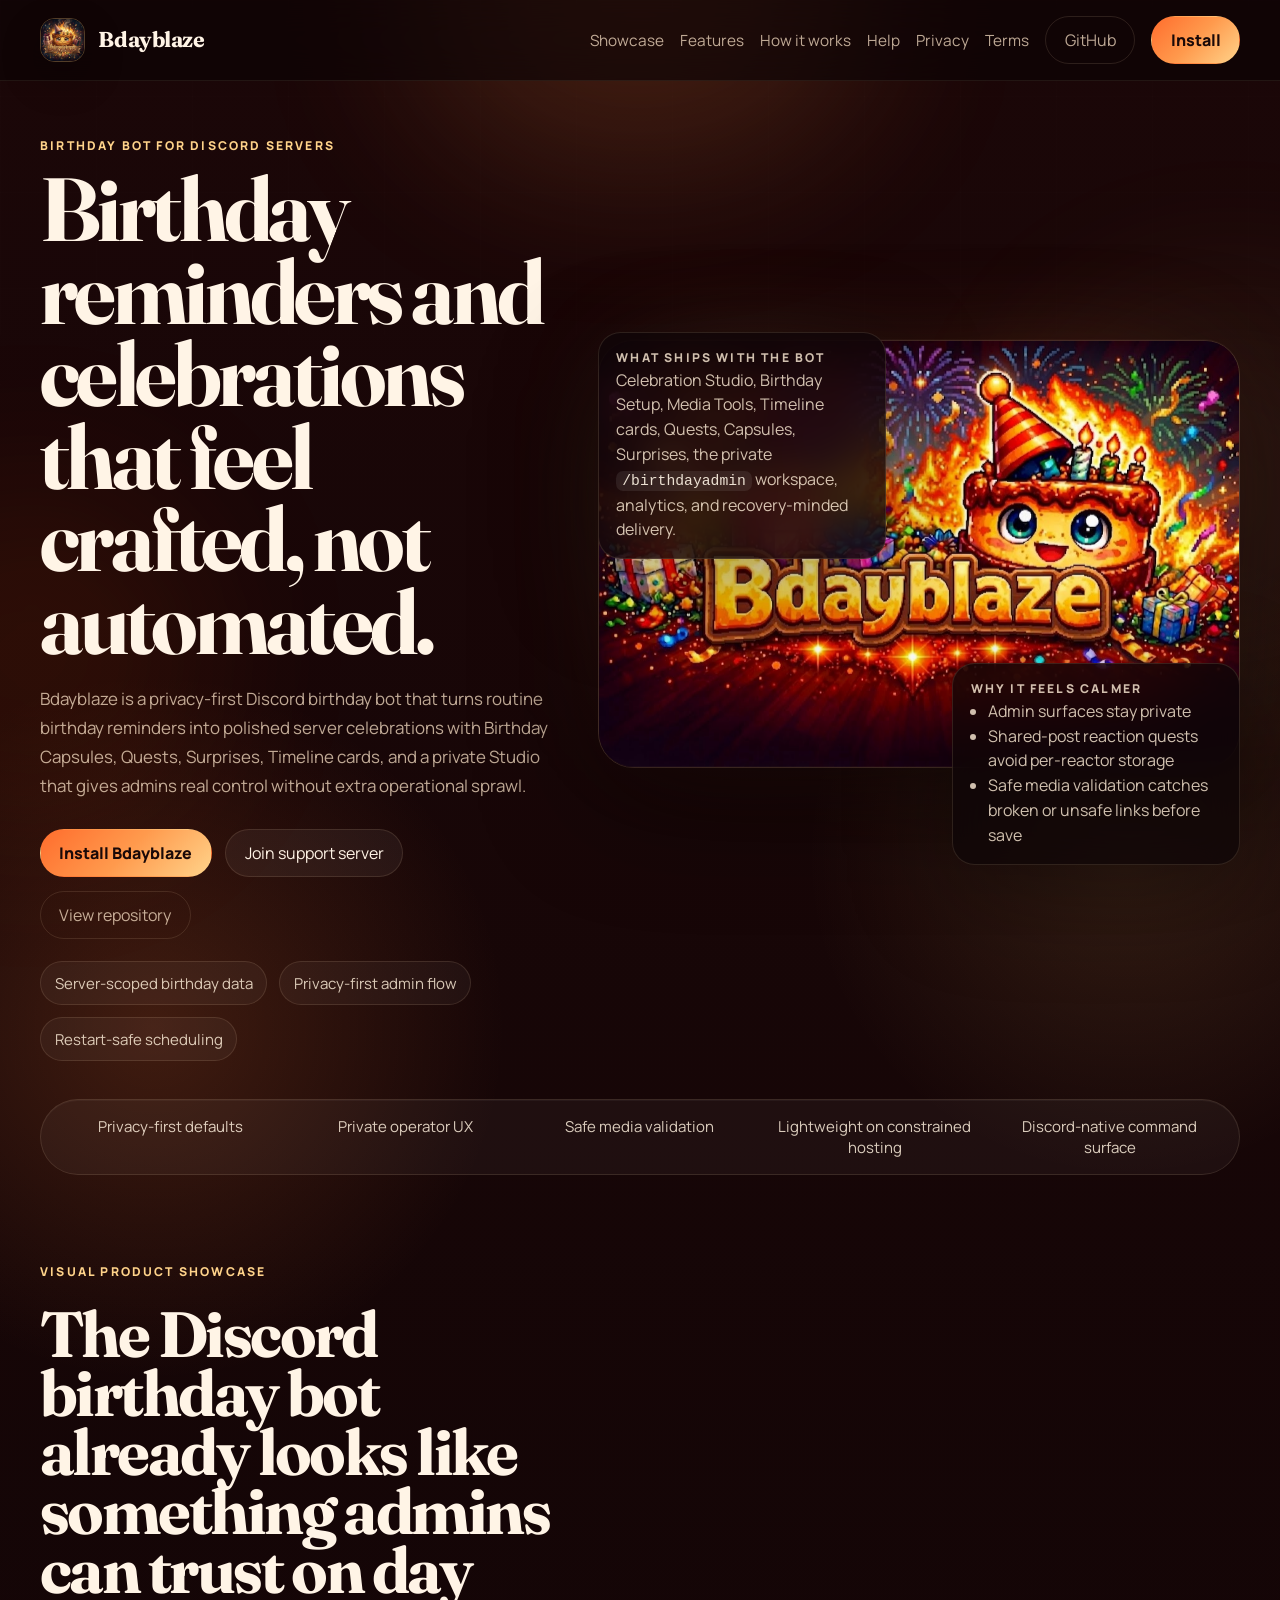
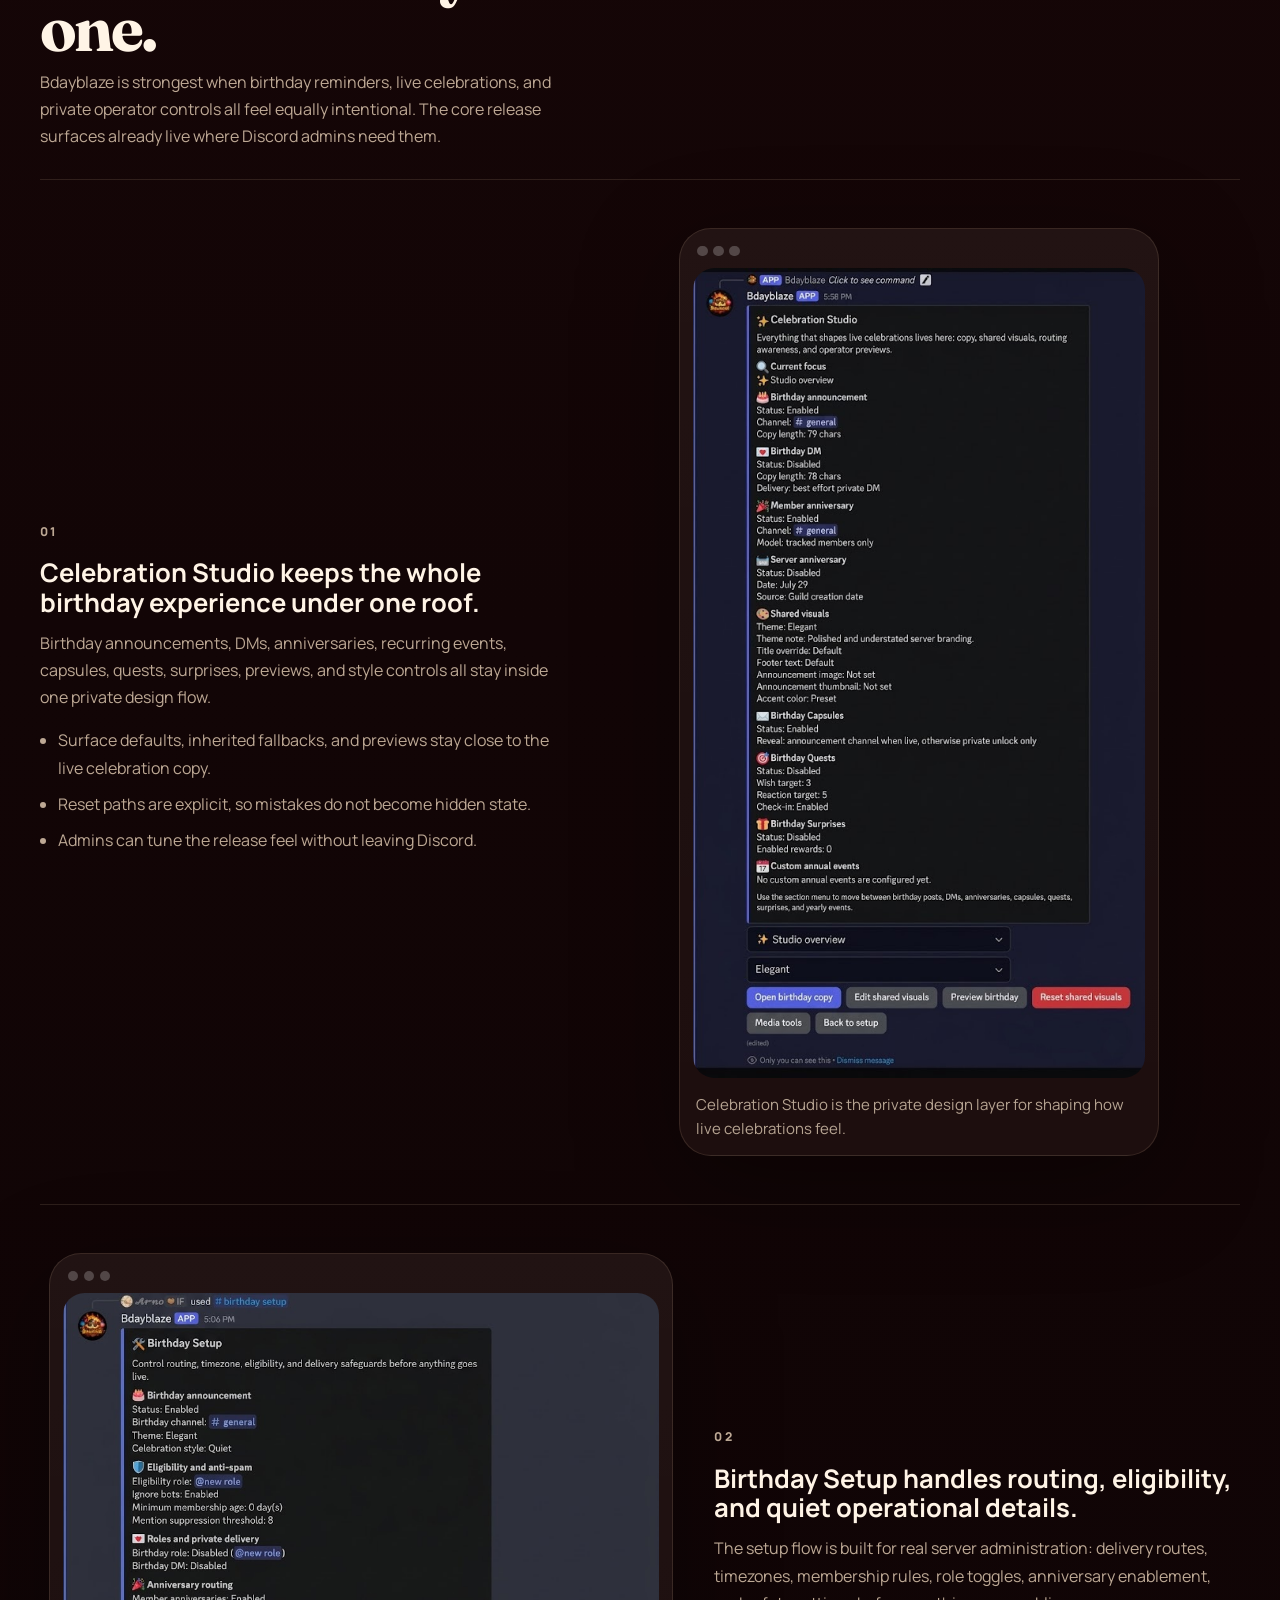
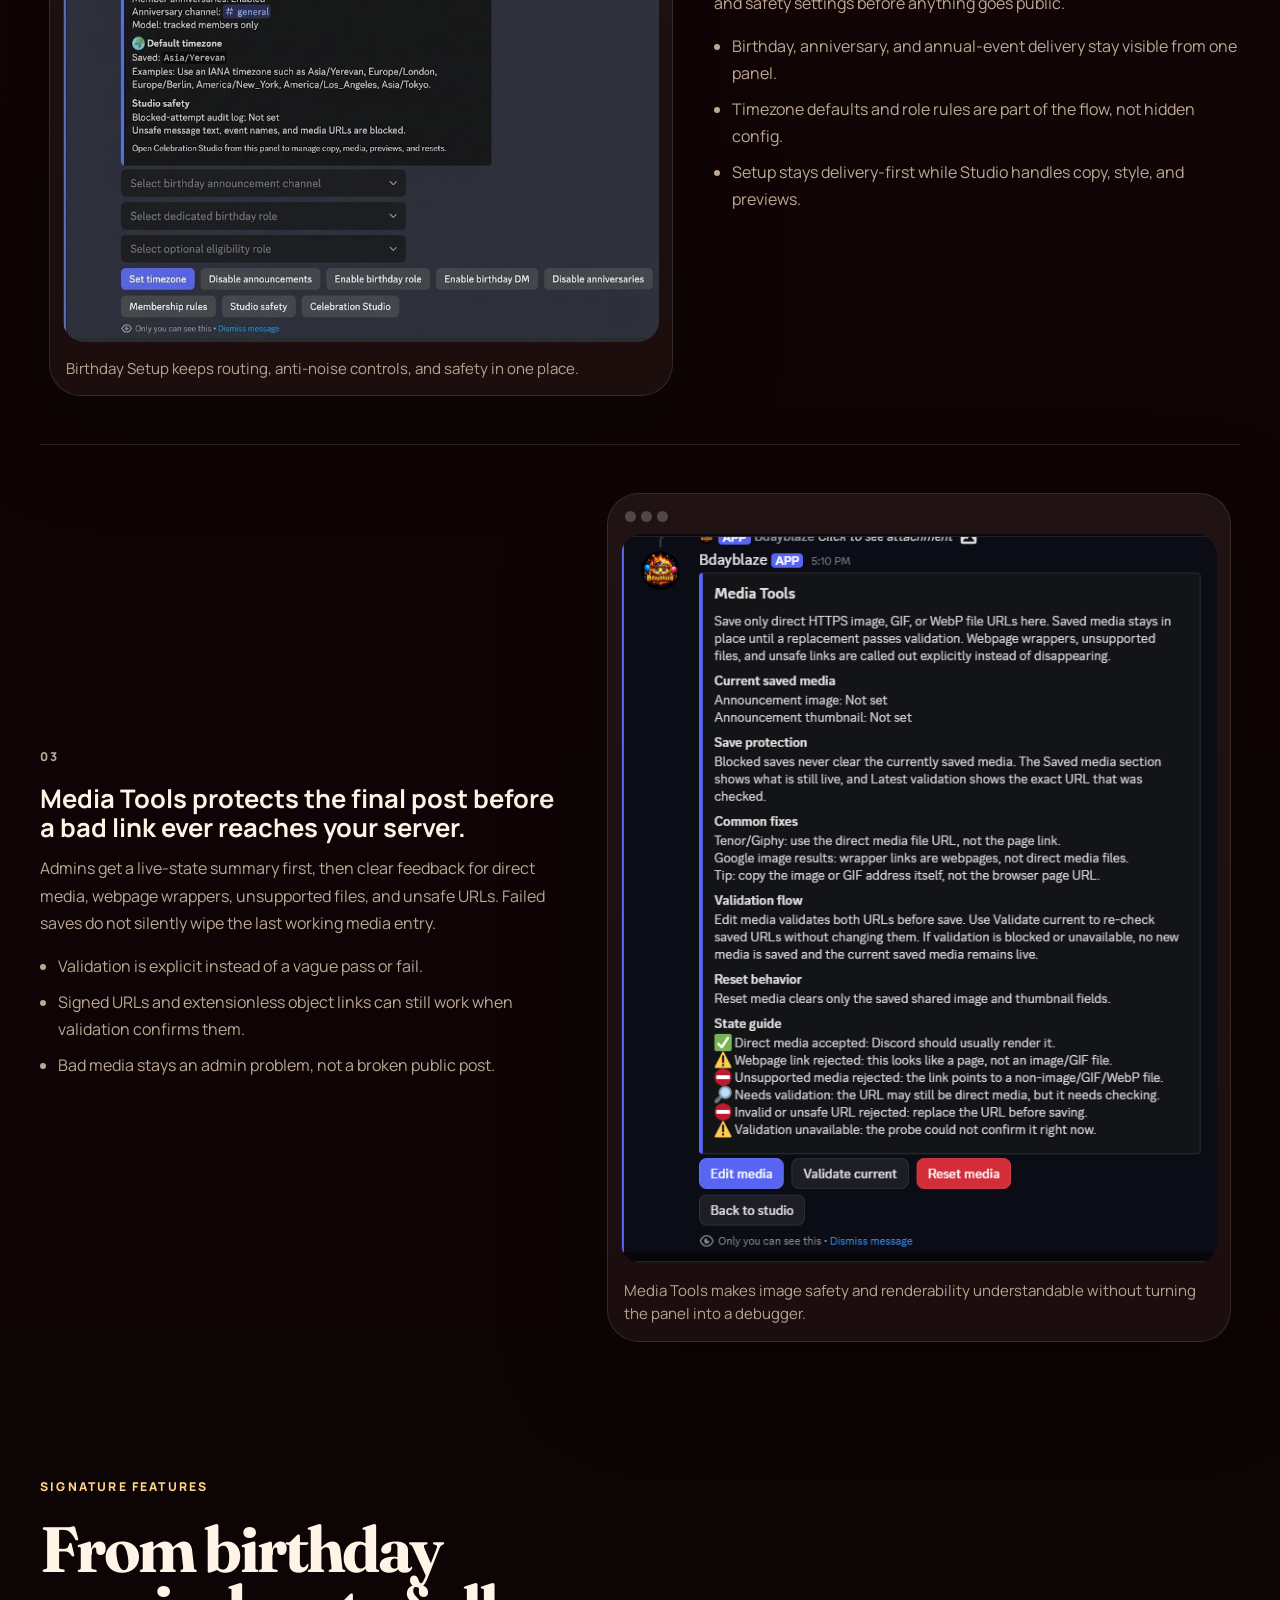
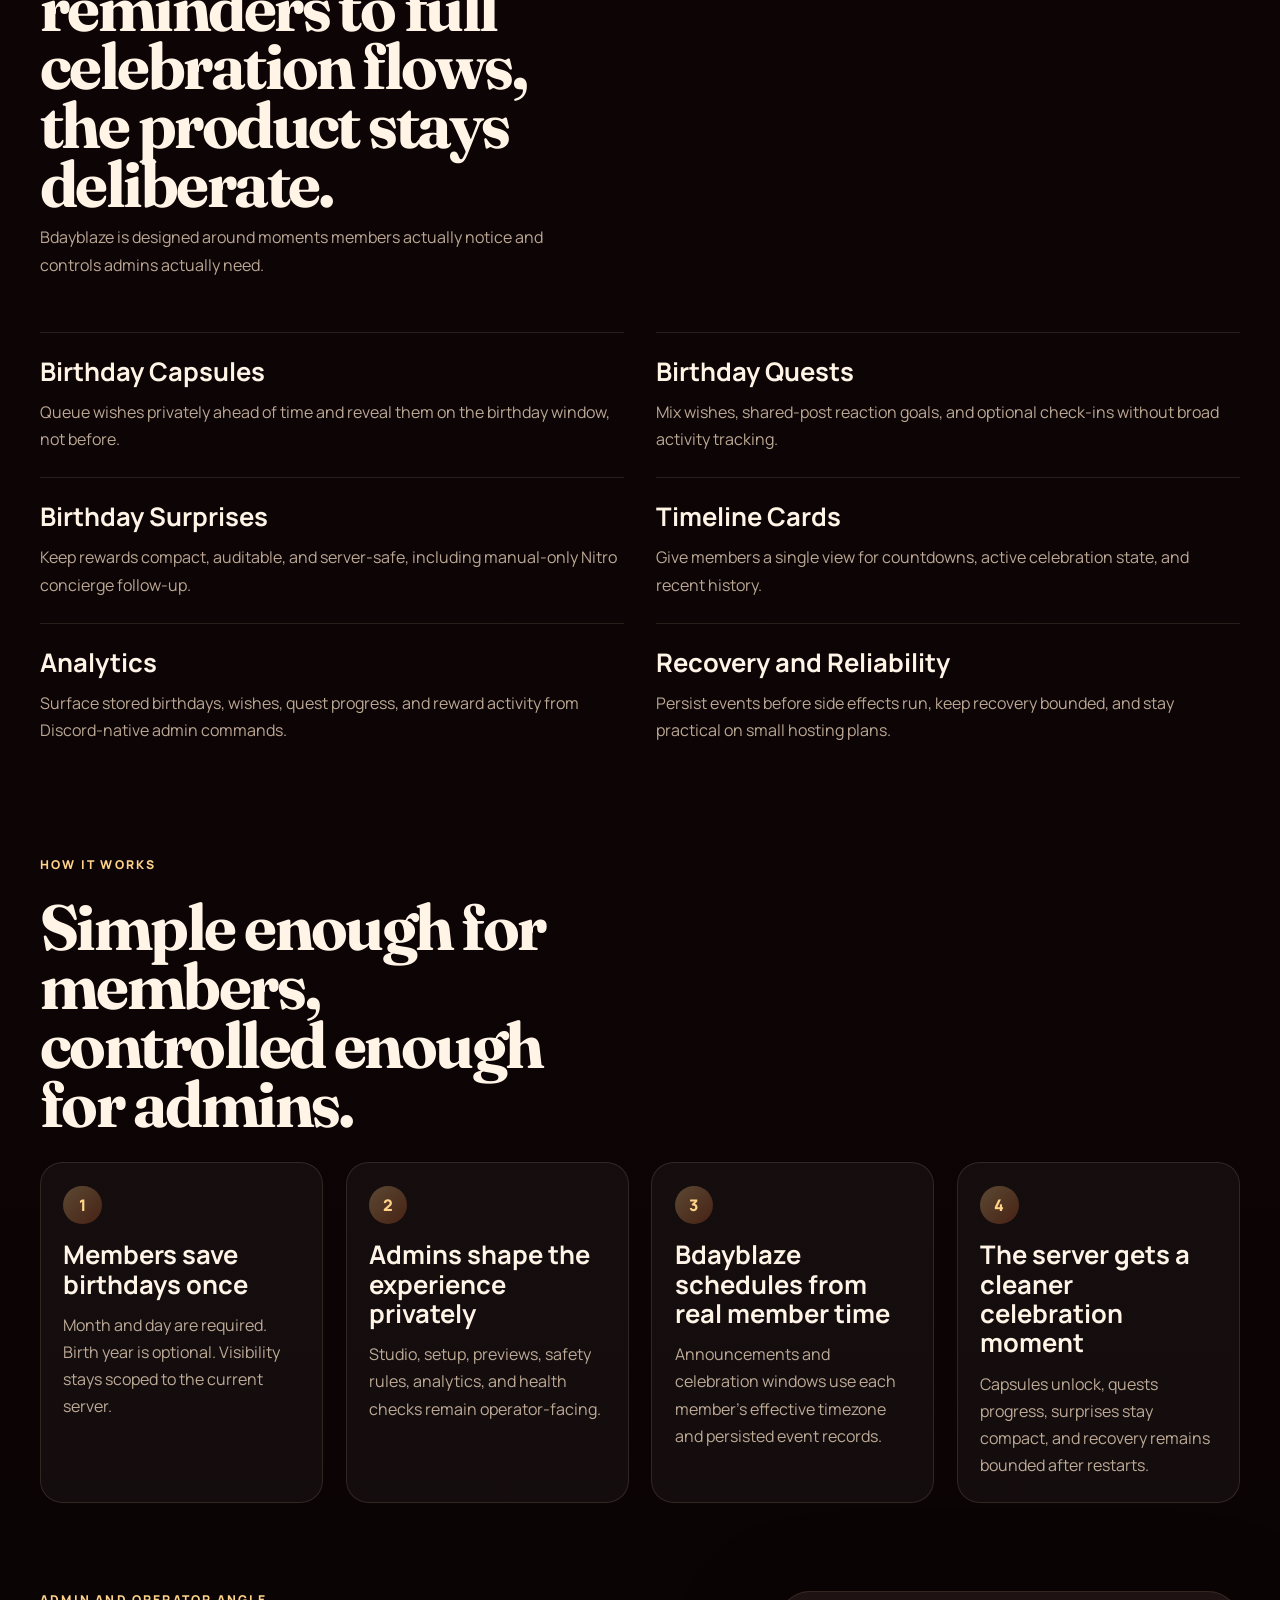
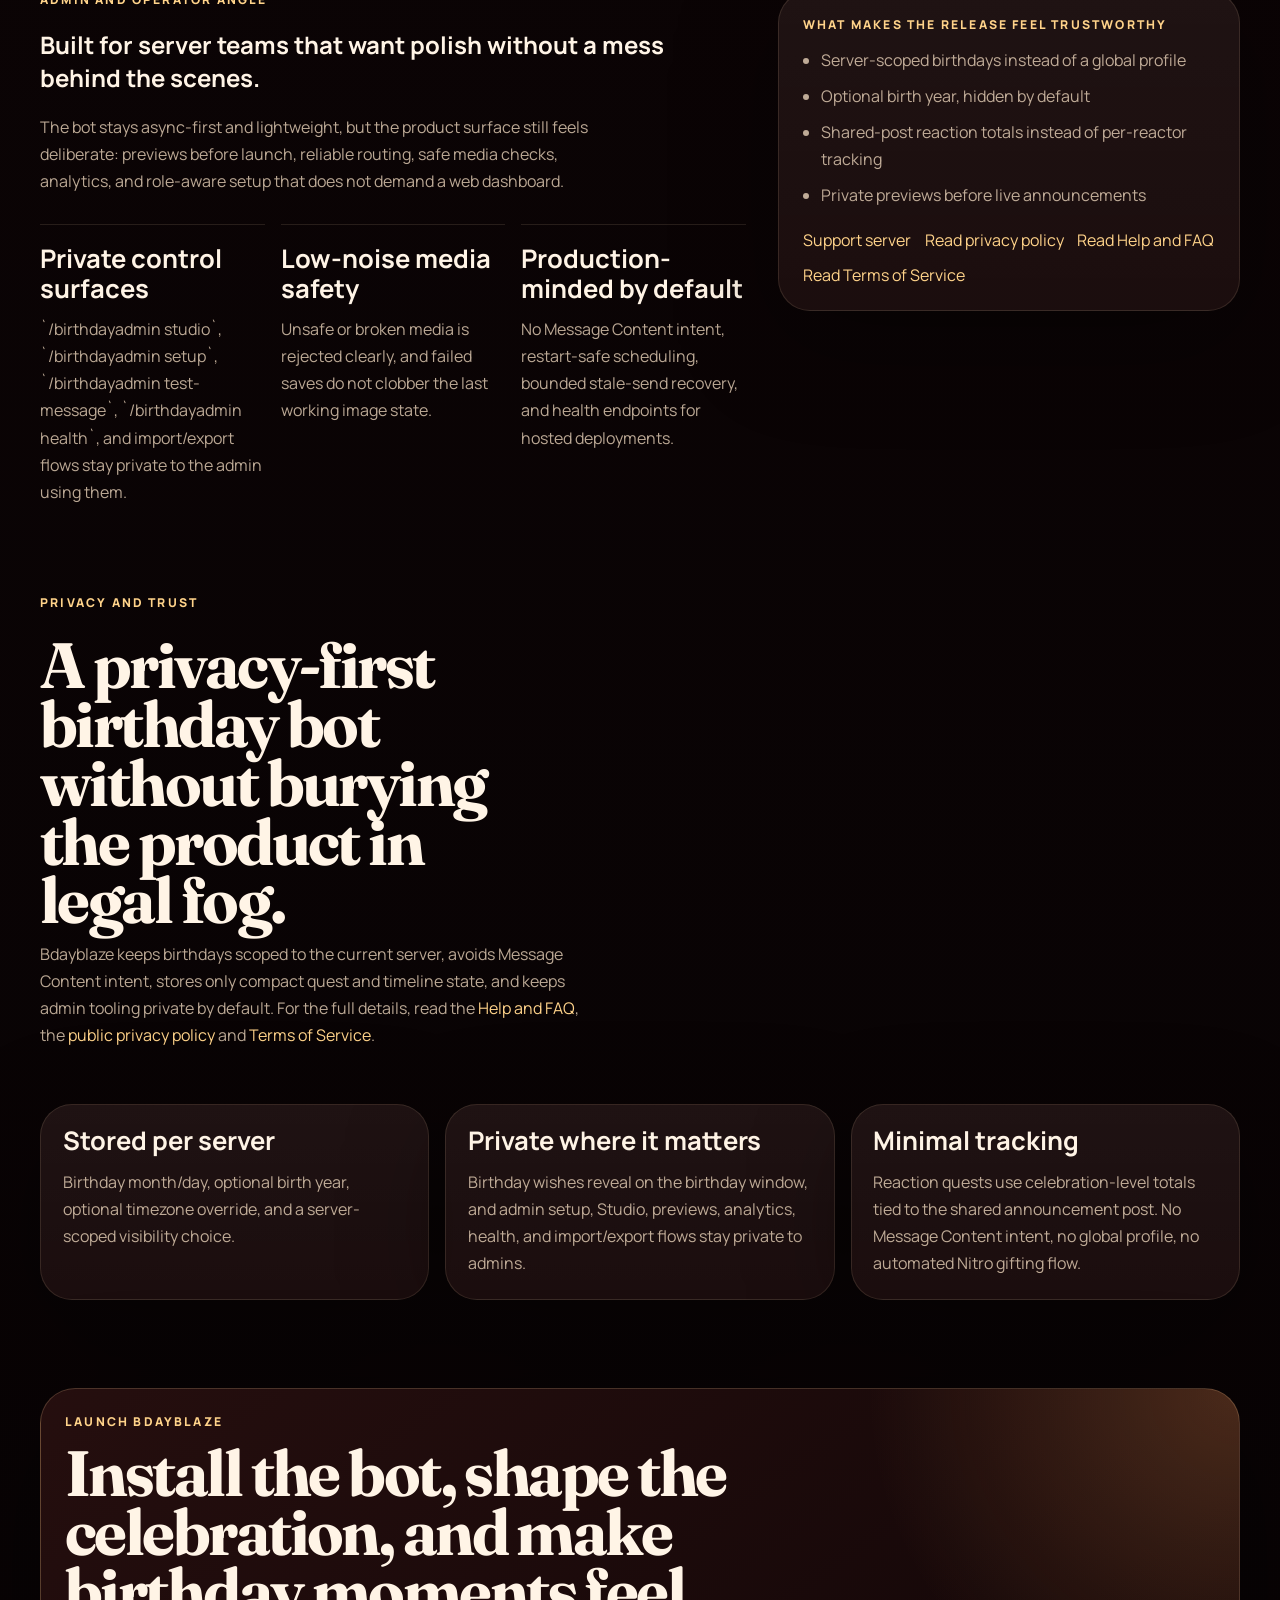
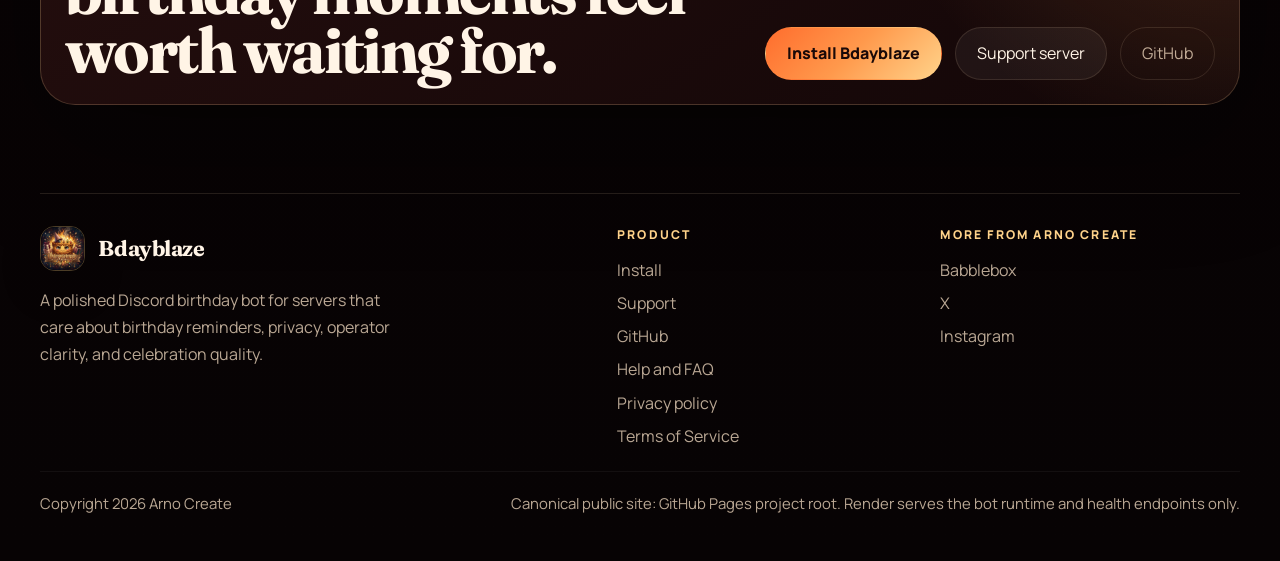
<file: index.html>
<!DOCTYPE html>
<html lang="en">
  <head>
    <meta charset="UTF-8" />
    <meta name="viewport" content="width=device-width, initial-scale=1.0" />
    <title>Bdayblaze | Birthday Bot for Discord Servers</title>
    <meta
      name="description"
      content="Bdayblaze is a privacy-first Discord birthday bot for birthday reminders, polished celebration posts, and private admin control."
    />
    <meta name="robots" content="index,follow,max-image-preview:large" />
    <meta name="theme-color" content="#1a0908" />
    <meta property="og:locale" content="en_US" />
    <meta property="og:site_name" content="Bdayblaze" />
    <meta property="og:title" content="Bdayblaze | Birthday Bot for Discord Servers" />
    <meta
      property="og:description"
      content="Birthday reminders and celebration flows for Discord servers with privacy-first defaults, private admin tools, and restart-safe delivery."
    />
    <meta property="og:type" content="website" />
    <meta property="og:url" content="https://arno-create.github.io/Bdayblaze/" />
    <meta
      property="og:image"
      content="https://arno-create.github.io/Bdayblaze/assets/banner.jpg"
    />
    <meta
      property="og:image:alt"
      content="Bdayblaze banner showing the Discord birthday bot mascot, party cake, gifts, balloons, and wordmark"
    />
    <meta name="twitter:card" content="summary_large_image" />
    <meta
      name="twitter:title"
      content="Bdayblaze | Birthday Bot for Discord Servers"
    />
    <meta
      name="twitter:description"
      content="Birthday reminders and celebration flows for Discord servers with privacy-first defaults, private admin tools, and restart-safe delivery."
    />
    <meta
      name="twitter:image"
      content="https://arno-create.github.io/Bdayblaze/assets/banner.jpg"
    />
    <meta
      name="twitter:image:alt"
      content="Bdayblaze banner showing the Discord birthday bot mascot, party cake, gifts, balloons, and wordmark"
    />
    <link rel="canonical" href="https://arno-create.github.io/Bdayblaze/" />
    <link rel="preconnect" href="https://fonts.googleapis.com" />
    <link rel="preconnect" href="https://fonts.gstatic.com" crossorigin />
    <link
      href="https://fonts.googleapis.com/css2?family=Fraunces:opsz,wght@9..144,600;9..144,700&family=Manrope:wght@400;500;600;700;800&display=swap"
      rel="stylesheet"
    />
    <script>
      document.documentElement.classList.add("js-ready");
    </script>
    <link rel="stylesheet" href="./styles.css" />
    <script defer src="./site.js"></script>
    <script type="application/ld+json">
      {
        "@context": "https://schema.org",
        "@graph": [
          {
            "@type": "WebSite",
            "@id": "https://arno-create.github.io/Bdayblaze/#website",
            "url": "https://arno-create.github.io/Bdayblaze/",
            "name": "Bdayblaze",
            "description": "Birthday reminders and celebration flows for Discord servers.",
            "inLanguage": "en",
            "publisher": {
              "@id": "https://arno-create.github.io/Bdayblaze/#organization"
            }
          },
          {
            "@type": "Organization",
            "@id": "https://arno-create.github.io/Bdayblaze/#organization",
            "name": "Arno Create",
            "url": "https://arno-create.github.io/Bdayblaze/",
            "logo": {
              "@type": "ImageObject",
              "url": "https://arno-create.github.io/Bdayblaze/assets/logo.png"
            },
            "sameAs": [
              "https://github.com/arno-create/Bdayblaze",
              "https://x.com/arno__if",
              "https://instagram.com/arno.if"
            ]
          },
          {
            "@type": "SoftwareApplication",
            "@id": "https://arno-create.github.io/Bdayblaze/#software",
            "name": "Bdayblaze",
            "applicationCategory": "UtilitiesApplication",
            "operatingSystem": "Any",
            "url": "https://arno-create.github.io/Bdayblaze/",
            "image": "https://arno-create.github.io/Bdayblaze/assets/banner.jpg",
            "screenshot": [
              "https://arno-create.github.io/Bdayblaze/assets/celebration_studio_panel.png",
              "https://arno-create.github.io/Bdayblaze/assets/setup_panel.png",
              "https://arno-create.github.io/Bdayblaze/assets/media_tools_panel.png"
            ],
            "description": "A privacy-first Discord birthday bot for birthday reminders, celebration posts, Birthday Capsules, Quests, Surprises, and private admin tooling.",
            "isPartOf": {
              "@id": "https://arno-create.github.io/Bdayblaze/#website"
            },
            "creator": {
              "@id": "https://arno-create.github.io/Bdayblaze/#organization"
            }
          }
        ]
      }
    </script>
  <meta name="google-site-verification" content="17fQDl628xteQwyYC6jRZ4BuVv1NThQF5DhLCM0l2sY" />
  </head>
  <body class="site-home">
    <a class="skip-link" href="#main-content">Skip to content</a>

    <div class="ambient ambient-top" aria-hidden="true"></div>
    <div class="ambient ambient-left" aria-hidden="true"></div>
    <div class="ambient ambient-right" aria-hidden="true"></div>

    <header class="site-header">
      <div class="shell header-inner">
        <a class="brand-lockup" href="./" aria-label="Bdayblaze home">
          <img
            src="./assets/logo.png"
            alt="Bdayblaze Discord birthday bot logo"
            width="1024"
            height="1024"
            decoding="async"
          />
          <span>Bdayblaze</span>
        </a>

        <button
          class="menu-toggle"
          type="button"
          aria-expanded="false"
          aria-controls="site-menu"
          aria-label="Open site menu"
        >
          <span class="menu-toggle-dots" aria-hidden="true">
            <span></span>
            <span></span>
            <span></span>
          </span>
        </button>

        <div class="header-menu" id="site-menu">
          <nav class="site-nav" aria-label="Primary">
            <a href="#showcase">Showcase</a>
            <a href="#features">Features</a>
            <a href="#how-it-works">How it works</a>
            <a href="./help/">Help</a>
            <a href="#privacy">Privacy</a>
            <a href="./terms/">Terms</a>
          </nav>

          <div class="header-actions">
            <a
              class="button button-ghost"
              href="https://github.com/arno-create/Bdayblaze"
              target="_blank"
              rel="noreferrer"
              >GitHub</a
            >
            <a
              class="button button-primary"
              href="https://discord.com/oauth2/authorize?client_id=1485920716573380660"
              target="_blank"
              rel="noreferrer"
              >Install</a
            >
          </div>
        </div>
      </div>
    </header>

    <main id="main-content">
      <section class="hero">
        <div class="shell hero-layout">
          <div class="hero-copy" data-reveal>
            <p class="eyebrow">Birthday bot for Discord servers</p>
            <h1>Birthday reminders and celebrations that feel crafted, not automated.</h1>
            <p class="hero-text">
              Bdayblaze is a privacy-first Discord birthday bot that turns routine birthday
              reminders into polished server celebrations with Birthday Capsules, Quests,
              Surprises, Timeline cards, and a private Studio that gives admins real control
              without extra operational sprawl.
            </p>

            <div class="hero-actions">
              <a
                class="button button-primary"
                href="https://discord.com/oauth2/authorize?client_id=1485920716573380660"
                target="_blank"
                rel="noreferrer"
                >Install Bdayblaze</a
              >
              <a
                class="button button-secondary"
                href="https://discord.com/servers/inevitable-friendship-1322933864360050688"
                target="_blank"
                rel="noreferrer"
                >Join support server</a
              >
              <a
                class="button button-ghost"
                href="https://github.com/arno-create/Bdayblaze"
                target="_blank"
                rel="noreferrer"
                >View repository</a
              >
            </div>

            <ul class="hero-signals" aria-label="Key product highlights">
              <li>Server-scoped birthday data</li>
              <li>Privacy-first admin flow</li>
              <li>Restart-safe scheduling</li>
            </ul>
          </div>

          <div class="hero-stage" data-reveal>
            <div class="hero-stage-glow" aria-hidden="true"></div>
            <img
              class="hero-banner"
              src="./assets/banner.jpg"
              alt="Bdayblaze banner with the mascot, party cake, gifts, balloons, and wordmark"
              width="1024"
              height="682"
              fetchpriority="high"
              decoding="async"
            />

            <div class="hero-panel hero-panel-top">
              <p class="panel-label">What ships with the bot</p>
              <p>
                Celebration Studio, Birthday Setup, Media Tools, Timeline cards, Quests,
                Capsules, Surprises, the private <code>/birthdayadmin</code> workspace, analytics,
                and recovery-minded delivery.
              </p>
            </div>

            <div class="hero-panel hero-panel-bottom">
              <p class="panel-label">Why it feels calmer</p>
              <ul>
                <li>Admin surfaces stay private</li>
                <li>Shared-post reaction quests avoid per-reactor storage</li>
                <li>Safe media validation catches broken or unsafe links before save</li>
              </ul>
            </div>
          </div>
        </div>
      </section>

      <section class="trust-strip shell" aria-label="Trust highlights" data-reveal>
        <p>Privacy-first defaults</p>
        <p>Private operator UX</p>
        <p>Safe media validation</p>
        <p>Lightweight on constrained hosting</p>
        <p>Discord-native command surface</p>
      </section>

      <section class="section" id="showcase">
        <div class="shell">
          <div class="section-head" data-reveal>
            <p class="eyebrow">Visual product showcase</p>
            <h2>The Discord birthday bot already looks like something admins can trust on day one.</h2>
            <p class="section-copy">
              Bdayblaze is strongest when birthday reminders, live celebrations, and private
              operator controls all feel equally intentional. The core release surfaces already
              live where Discord admins need them.
            </p>
          </div>

          <article class="showcase-row" data-reveal>
            <div class="showcase-copy">
              <p class="showcase-number">01</p>
              <h3>Celebration Studio keeps the whole birthday experience under one roof.</h3>
              <p>
                Birthday announcements, DMs, anniversaries, recurring events, capsules, quests,
                surprises, previews, and style controls all stay inside one private design flow.
              </p>
              <ul class="detail-list">
                <li>Surface defaults, inherited fallbacks, and previews stay close to the live celebration copy.</li>
                <li>Reset paths are explicit, so mistakes do not become hidden state.</li>
                <li>Admins can tune the release feel without leaving Discord.</li>
              </ul>
            </div>
            <figure class="browser-shot browser-shot-tall">
              <div class="browser-chrome" aria-hidden="true">
                <span></span>
                <span></span>
                <span></span>
              </div>
              <img
                src="./assets/celebration_studio_panel.jpg"
                alt="Bdayblaze Celebration Studio showing birthday announcements, DMs, anniversaries, surface routing and media, quests, surprises, and preview controls"
                width="572"
                height="1024"
                loading="lazy"
                decoding="async"
              />
              <figcaption>
                Celebration Studio is the private design layer for shaping how live celebrations feel.
              </figcaption>
            </figure>
          </article>

          <article class="showcase-row showcase-row-reverse" data-reveal>
            <div class="showcase-copy">
              <p class="showcase-number">02</p>
              <h3>Birthday Setup handles routing, eligibility, and quiet operational details.</h3>
              <p>
                The setup flow is built for real server administration: delivery routes,
                timezones, membership rules, role toggles, anniversary enablement, and safety
                settings before anything goes public.
              </p>
              <ul class="detail-list">
                <li>Birthday, anniversary, and annual-event delivery stay visible from one panel.</li>
                <li>Timezone defaults and role rules are part of the flow, not hidden config.</li>
                <li>Setup stays delivery-first while Studio handles copy, style, and previews.</li>
              </ul>
            </div>
            <figure class="browser-shot">
              <div class="browser-chrome" aria-hidden="true">
                <span></span>
                <span></span>
                <span></span>
              </div>
              <img
                src="./assets/setup_panel.jpg"
                alt="Bdayblaze Birthday Setup showing channel routing, eligibility rules, anniversary routing, timezone, and studio safety controls"
                width="942"
                height="1024"
                loading="lazy"
                decoding="async"
              />
              <figcaption>
                Birthday Setup keeps routing, anti-noise controls, and safety in one place.
              </figcaption>
            </figure>
          </article>

          <article class="showcase-row" data-reveal>
            <div class="showcase-copy">
              <p class="showcase-number">03</p>
              <h3>Media Tools protects the final post before a bad link ever reaches your server.</h3>
              <p>
                Admins get a live-state summary first, then clear feedback for direct media,
                webpage wrappers, unsupported files, and unsafe URLs. Failed saves do not
                silently wipe the last working media entry.
              </p>
              <ul class="detail-list">
                <li>Validation is explicit instead of a vague pass or fail.</li>
                <li>
                  Signed URLs and extensionless object links can still work when validation
                  confirms them.
                </li>
                <li>Bad media stays an admin problem, not a broken public post.</li>
              </ul>
            </div>
            <figure class="browser-shot">
              <div class="browser-chrome" aria-hidden="true">
                <span></span>
                <span></span>
                <span></span>
              </div>
              <img
                src="./assets/media_tools_panel.png"
                alt="Bdayblaze Media Tools showing saved media, validation states, and controls for editing or resetting image URLs"
                width="619"
                height="758"
                loading="lazy"
                decoding="async"
              />
              <figcaption>
                Media Tools makes image safety and renderability understandable without turning the panel into a debugger.
              </figcaption>
            </figure>
          </article>
        </div>
      </section>

      <section class="section" id="features">
        <div class="shell feature-layout">
          <div class="section-head" data-reveal>
            <p class="eyebrow">Signature features</p>
            <h2>From birthday reminders to full celebration flows, the product stays deliberate.</h2>
            <p class="section-copy">
              Bdayblaze is designed around moments members actually notice and controls admins
              actually need.
            </p>
          </div>

          <div class="signature-grid" data-reveal>
            <article>
              <h3>Birthday Capsules</h3>
              <p>
                Queue wishes privately ahead of time and reveal them on the birthday window, not
                before.
              </p>
            </article>
            <article>
              <h3>Birthday Quests</h3>
              <p>
                Mix wishes, shared-post reaction goals, and optional check-ins without broad
                activity tracking.
              </p>
            </article>
            <article>
              <h3>Birthday Surprises</h3>
              <p>
                Keep rewards compact, auditable, and server-safe, including manual-only Nitro
                concierge follow-up.
              </p>
            </article>
            <article>
              <h3>Timeline Cards</h3>
              <p>
                Give members a single view for countdowns, active celebration state, and recent
                history.
              </p>
            </article>
            <article>
              <h3>Analytics</h3>
              <p>
                Surface stored birthdays, wishes, quest progress, and reward activity from
                Discord-native admin commands.
              </p>
            </article>
            <article>
              <h3>Recovery and Reliability</h3>
              <p>
                Persist events before side effects run, keep recovery bounded, and stay practical
                on small hosting plans.
              </p>
            </article>
          </div>
        </div>
      </section>

      <section class="section" id="how-it-works">
        <div class="shell">
          <div class="section-head" data-reveal>
            <p class="eyebrow">How it works</p>
            <h2>Simple enough for members, controlled enough for admins.</h2>
          </div>

          <ol class="flow-list" data-reveal>
            <li>
              <span>1</span>
              <div>
                <h3>Members save birthdays once</h3>
                <p>
                  Month and day are required. Birth year is optional. Visibility stays scoped to
                  the current server.
                </p>
              </div>
            </li>
            <li>
              <span>2</span>
              <div>
                <h3>Admins shape the experience privately</h3>
                <p>
                  Studio, setup, previews, safety rules, analytics, and health checks remain
                  operator-facing.
                </p>
              </div>
            </li>
            <li>
              <span>3</span>
              <div>
                <h3>Bdayblaze schedules from real member time</h3>
                <p>
                  Announcements and celebration windows use each member&apos;s effective timezone
                  and persisted event records.
                </p>
              </div>
            </li>
            <li>
              <span>4</span>
              <div>
                <h3>The server gets a cleaner celebration moment</h3>
                <p>
                  Capsules unlock, quests progress, surprises stay compact, and recovery remains
                  bounded after restarts.
                </p>
              </div>
            </li>
          </ol>
        </div>
      </section>

      <section class="section" id="operators">
        <div class="shell operator-layout">
          <div class="operator-copy" data-reveal>
            <p class="eyebrow">Admin and operator angle</p>
            <h2>Built for server teams that want polish without a mess behind the scenes.</h2>
            <p class="section-copy">
              The bot stays async-first and lightweight, but the product surface still feels
              deliberate: previews before launch, reliable routing, safe media checks, analytics,
              and role-aware setup that does not demand a web dashboard.
            </p>

            <div class="operator-points">
              <article>
                <h3>Private control surfaces</h3>
                <p>
                  `/birthdayadmin studio`, `/birthdayadmin setup`, `/birthdayadmin
                  test-message`, `/birthdayadmin health`, and import/export flows stay private to
                  the admin using them.
                </p>
              </article>
              <article>
                <h3>Low-noise media safety</h3>
                <p>
                  Unsafe or broken media is rejected clearly, and failed saves do not clobber the
                  last working image state.
                </p>
              </article>
              <article>
                <h3>Production-minded by default</h3>
                <p>
                  No Message Content intent, restart-safe scheduling, bounded stale-send recovery,
                  and health endpoints for hosted deployments.
                </p>
              </article>
            </div>
          </div>

          <aside class="operator-aside" data-reveal>
            <p class="panel-label">What makes the release feel trustworthy</p>
            <ul class="aside-list">
              <li>Server-scoped birthdays instead of a global profile</li>
              <li>Optional birth year, hidden by default</li>
              <li>Shared-post reaction totals instead of per-reactor tracking</li>
              <li>Private previews before live announcements</li>
            </ul>

            <div class="operator-links">
              <a
                class="text-link"
                href="https://discord.com/servers/inevitable-friendship-1322933864360050688"
                target="_blank"
                rel="noreferrer"
                >Support server</a
              >
              <a class="text-link" href="./privacy/">Read privacy policy</a>
              <a class="text-link" href="./help/">Read Help and FAQ</a>
              <a class="text-link" href="./terms/">Read Terms of Service</a>
            </div>
          </aside>
        </div>
      </section>

      <section class="section" id="privacy">
        <div class="shell privacy-layout">
          <div class="section-head" data-reveal>
            <p class="eyebrow">Privacy and trust</p>
            <h2>A privacy-first birthday bot without burying the product in legal fog.</h2>
            <p class="section-copy">
              Bdayblaze keeps birthdays scoped to the current server, avoids Message Content
              intent, stores only compact quest and timeline state, and keeps admin tooling
              private by default. For the full details, read the
              <a class="inline-link" href="./help/">Help and FAQ</a>,
              the
              <a class="inline-link" href="./privacy/">public privacy policy</a> and
              <a class="inline-link" href="./terms/">Terms of Service</a>.
            </p>
          </div>

          <div class="privacy-grid" data-reveal>
            <article>
              <h3>Stored per server</h3>
              <p>
                Birthday month/day, optional birth year, optional timezone override, and a
                server-scoped visibility choice.
              </p>
            </article>
            <article>
              <h3>Private where it matters</h3>
              <p>
                Birthday wishes reveal on the birthday window, and admin setup, Studio, previews,
                analytics, health, and import/export flows stay private to admins.
              </p>
            </article>
            <article>
              <h3>Minimal tracking</h3>
              <p>
                Reaction quests use celebration-level totals tied to the shared announcement post.
                No Message Content intent, no global profile, no automated Nitro gifting flow.
              </p>
            </article>
          </div>
        </div>
      </section>

      <section class="section section-cta">
        <div class="shell cta-panel" data-reveal>
          <div>
            <p class="eyebrow">Launch Bdayblaze</p>
            <h2>
              Install the bot, shape the celebration, and make birthday moments feel worth waiting
              for.
            </h2>
          </div>
          <div class="cta-actions">
            <a
              class="button button-primary button-large"
              href="https://discord.com/oauth2/authorize?client_id=1485920716573380660"
              target="_blank"
              rel="noreferrer"
              >Install Bdayblaze</a
            >
            <a
              class="button button-secondary button-large"
              href="https://discord.com/servers/inevitable-friendship-1322933864360050688"
              target="_blank"
              rel="noreferrer"
              >Support server</a
            >
            <a
              class="button button-ghost button-large"
              href="https://github.com/arno-create/Bdayblaze"
              target="_blank"
              rel="noreferrer"
              >GitHub</a
            >
          </div>
        </div>
      </section>
    </main>

    <footer class="site-footer">
      <div class="shell footer-grid">
        <div>
          <a class="brand-lockup footer-brand" href="./" aria-label="Bdayblaze home">
            <img
              src="./assets/logo.png"
              alt="Bdayblaze Discord birthday bot logo"
              width="1024"
              height="1024"
              loading="lazy"
              decoding="async"
            />
            <span>Bdayblaze</span>
          </a>
          <p class="footer-copy">
            A polished Discord birthday bot for servers that care about birthday reminders,
            privacy, operator clarity, and celebration quality.
          </p>
        </div>

        <div>
          <p class="footer-heading">Product</p>
          <div class="footer-links">
            <a
              href="https://discord.com/oauth2/authorize?client_id=1485920716573380660"
              target="_blank"
              rel="noreferrer"
              >Install</a
            >
            <a
              href="https://discord.com/servers/inevitable-friendship-1322933864360050688"
              target="_blank"
              rel="noreferrer"
              >Support</a
            >
            <a href="https://github.com/arno-create/Bdayblaze" target="_blank" rel="noreferrer"
              >GitHub</a
            >
            <a href="./help/">Help and FAQ</a>
            <a href="./privacy/">Privacy policy</a>
            <a href="./terms/">Terms of Service</a>
          </div>
        </div>

        <div>
          <p class="footer-heading">More from Arno Create</p>
          <div class="footer-links">
            <a
              href="https://arno-create.github.io/babblebox-bot/"
              target="_blank"
              rel="noreferrer"
              >Babblebox</a
            >
            <a href="https://x.com/arno__if" target="_blank" rel="noreferrer">X</a>
            <a href="https://instagram.com/arno.if" target="_blank" rel="noreferrer"
              >Instagram</a
            >
          </div>
        </div>
      </div>

      <div class="shell footer-meta">
        <p>Copyright <span data-year></span> Arno Create</p>
        <p>
          Canonical public site: GitHub Pages project root. Render serves the bot runtime and
          health endpoints only.
        </p>
      </div>
    </footer>
  </body>
</html>
</file>
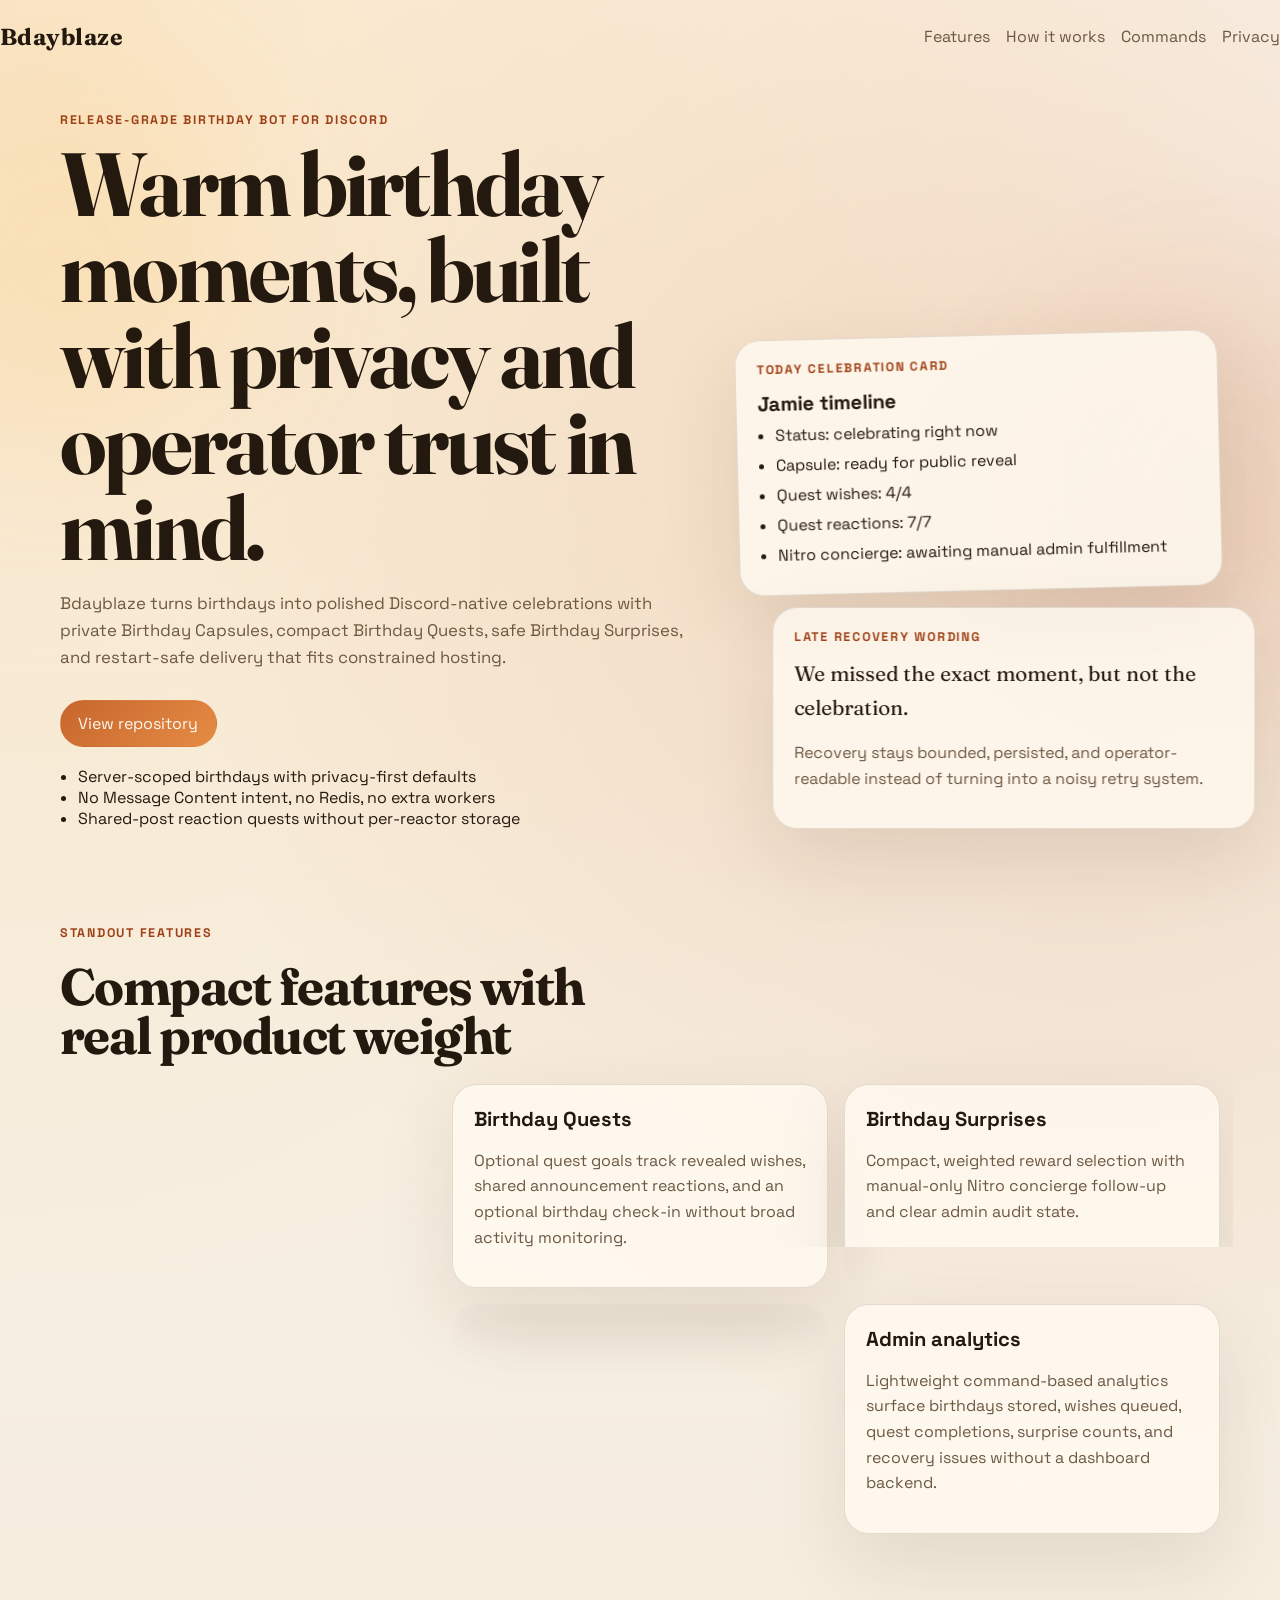
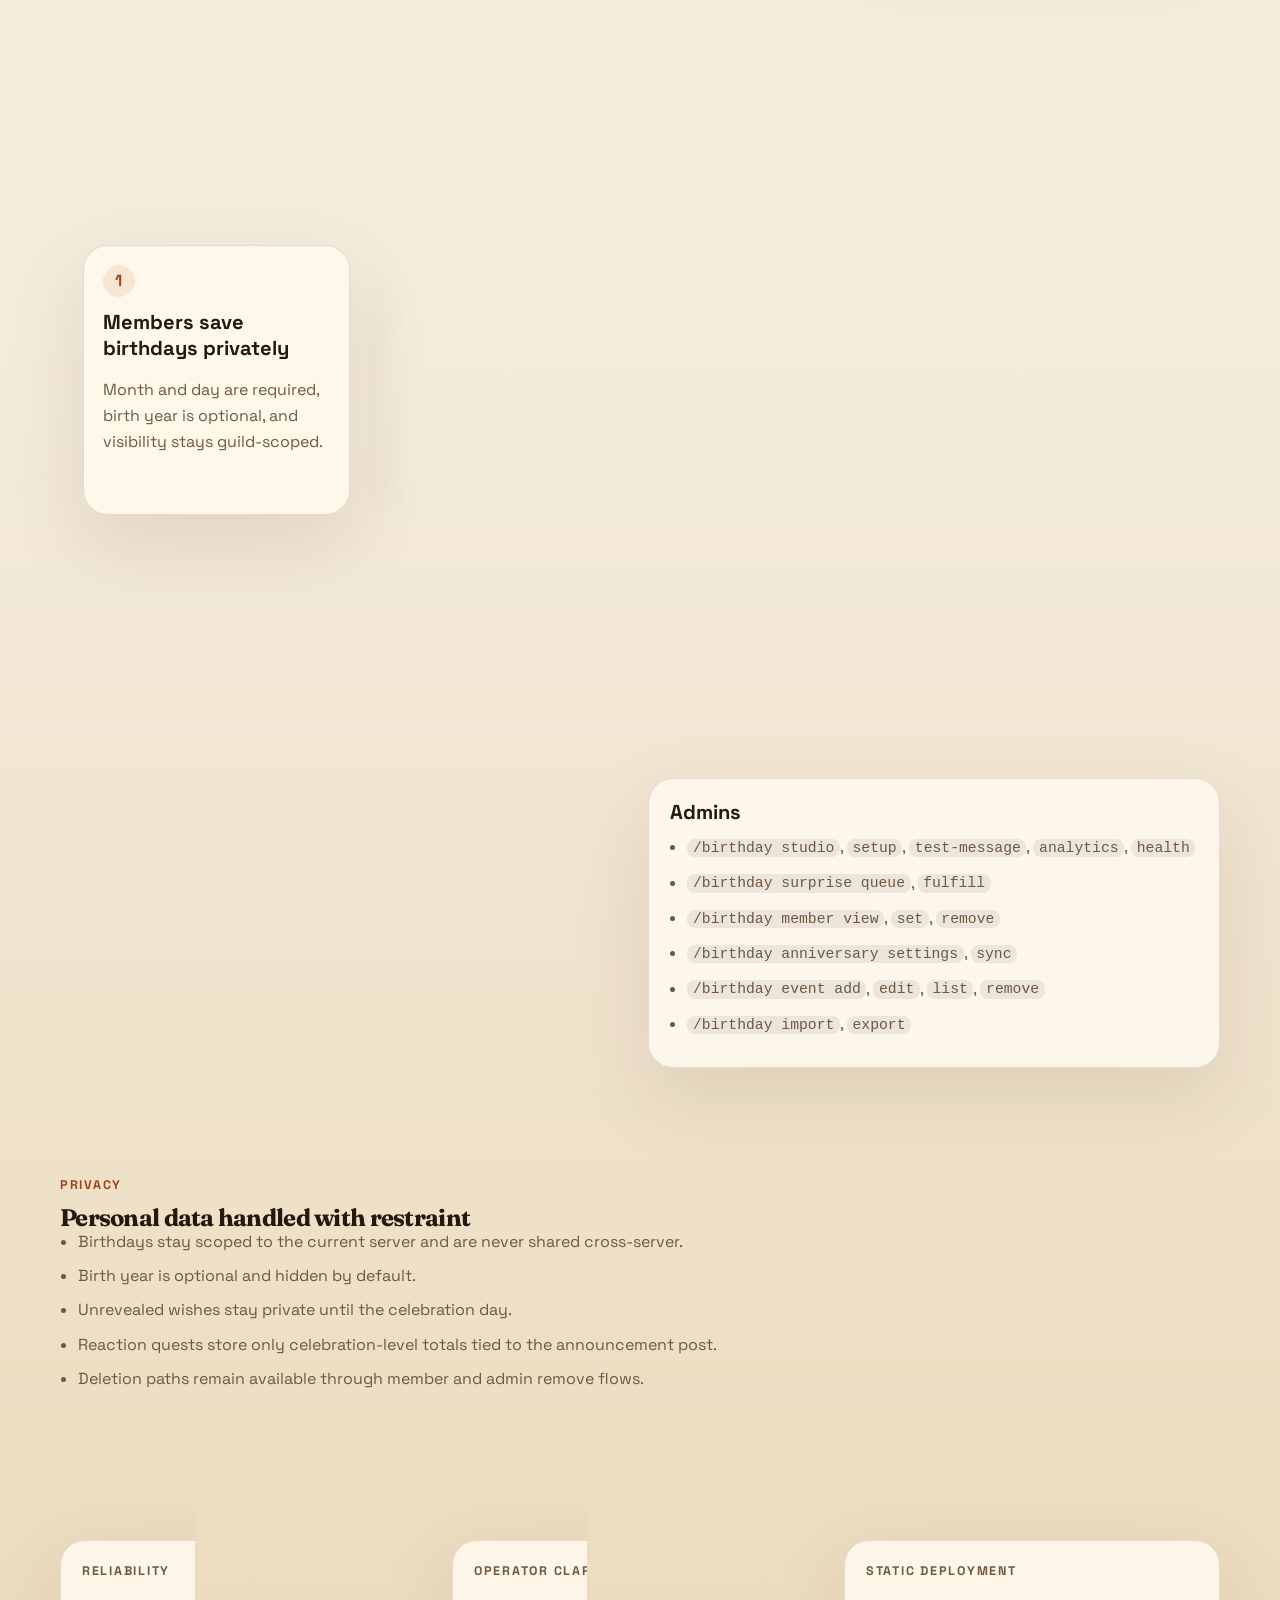
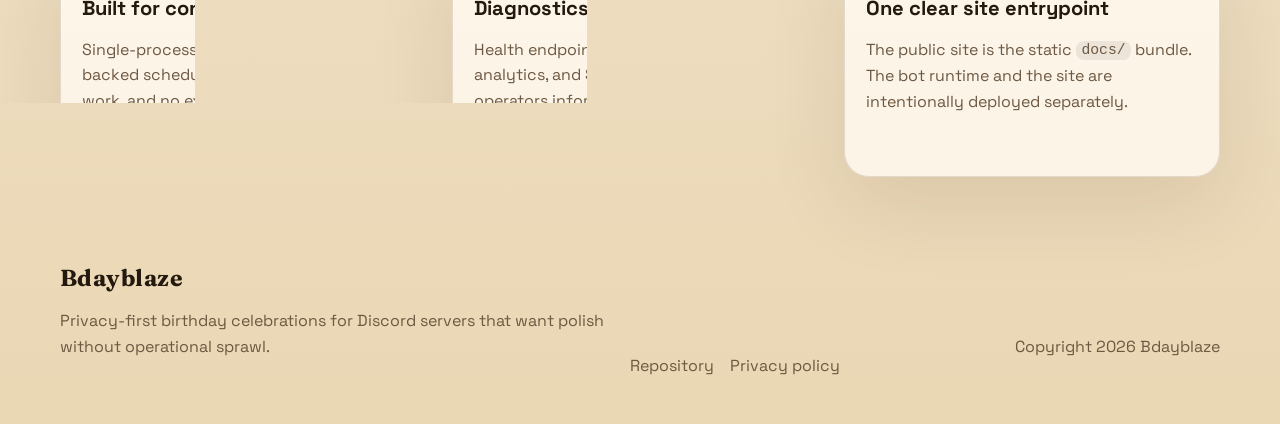
<file: docs/index.html>
<!DOCTYPE html>
<html lang="en">
  <head>
    <meta charset="UTF-8" />
    <meta name="viewport" content="width=device-width, initial-scale=1.0" />
    <title>Bdayblaze | Privacy-first Discord birthday celebrations</title>
    <meta
      name="description"
      content="Bdayblaze is a privacy-first Discord birthday bot with Birthday Capsules, Quests, Surprises, timeline profiles, and restart-safe delivery."
    />
    <meta name="theme-color" content="#c7662d" />
    <meta property="og:title" content="Bdayblaze" />
    <meta
      property="og:description"
      content="Privacy-first Discord birthday celebrations with Capsules, Quests, Surprises, timeline profiles, and restart-safe delivery."
    />
    <meta property="og:type" content="website" />
    <meta name="twitter:card" content="summary" />
    <link rel="preconnect" href="https://fonts.googleapis.com" />
    <link rel="preconnect" href="https://fonts.gstatic.com" crossorigin />
    <link
      href="https://fonts.googleapis.com/css2?family=Fraunces:wght@600;700&family=Space+Grotesk:wght@400;500;700&display=swap"
      rel="stylesheet"
    />
    <link rel="stylesheet" href="./styles.css" />
    <script defer src="./config.js"></script>
  </head>
  <body>
    <div class="page-glow page-glow-left"></div>
    <div class="page-glow page-glow-right"></div>

    <header class="topbar-shell">
      <div class="topbar">
        <a class="brand" href="#top">Bdayblaze</a>
        <nav class="topbar-links" aria-label="Primary">
          <a href="#features">Features</a>
          <a href="#how-it-works">How it works</a>
          <a href="#commands">Commands</a>
          <a href="#privacy">Privacy</a>
        </nav>
      </div>
    </header>

    <main id="top">
      <section class="hero">
        <div class="hero-grid shell">
          <div class="hero-copy">
            <p class="eyebrow">Release-grade birthday bot for Discord</p>
            <h1>Warm birthday moments, built with privacy and operator trust in mind.</h1>
            <p class="hero-text">
              Bdayblaze turns birthdays into polished Discord-native celebrations with private
              Birthday Capsules, compact Birthday Quests, safe Birthday Surprises, and
              restart-safe delivery that fits constrained hosting.
            </p>
            <div class="hero-actions">
              <a
                class="button button-primary"
                href="https://github.com/arno-create/Bdayblaze"
                target="_blank"
                rel="noreferrer"
                >View repository</a
              >
              <a
                class="button button-secondary"
                data-optional-link="invite"
                href="#"
                hidden
                >Invite bot</a
              >
              <a
                class="button button-secondary"
                data-optional-link="support"
                href="#"
                hidden
                >Support</a
              >
            </div>
            <ul class="hero-points">
              <li>Server-scoped birthdays with privacy-first defaults</li>
              <li>No Message Content intent, no Redis, no extra workers</li>
              <li>Shared-post reaction quests without per-reactor storage</li>
            </ul>
          </div>

          <div class="hero-panel">
            <div class="hero-timeline">
              <p class="card-label">Today celebration card</p>
              <h2>Jamie timeline</h2>
              <ul>
                <li>Status: celebrating right now</li>
                <li>Capsule: ready for public reveal</li>
                <li>Quest wishes: 4/4</li>
                <li>Quest reactions: 7/7</li>
                <li>Nitro concierge: awaiting manual admin fulfillment</li>
              </ul>
            </div>
            <div class="hero-note">
              <p class="card-label">Late recovery wording</p>
              <p class="quote">We missed the exact moment, but not the celebration.</p>
              <p class="caption">
                Recovery stays bounded, persisted, and operator-readable instead of turning into a
                noisy retry system.
              </p>
            </div>
          </div>
        </div>
      </section>

      <section class="section shell" id="features">
        <div class="section-heading">
          <p class="eyebrow">Standout features</p>
          <h2>Compact features with real product weight</h2>
        </div>
        <div class="feature-grid">
          <article>
            <h3>Birthday Capsules</h3>
            <p>
              Friends queue wishes ahead of time. Wishes stay hidden until the member birthday
              window opens.
            </p>
          </article>
          <article>
            <h3>Birthday Quests</h3>
            <p>
              Optional quest goals track revealed wishes, shared announcement reactions, and an
              optional birthday check-in without broad activity monitoring.
            </p>
          </article>
          <article>
            <h3>Birthday Surprises</h3>
            <p>
              Compact, weighted reward selection with manual-only Nitro concierge follow-up and
              clear admin audit state.
            </p>
          </article>
          <article>
            <h3>Timeline profiles</h3>
            <p>
              <code>/birthday timeline</code> shows countdowns, active celebration state, wishes,
              quest progress, and compact history.
            </p>
          </article>
          <article>
            <h3>Media Tools</h3>
            <p>
              Direct media, webpage wrappers, unsupported files, and unsafe URLs are surfaced
              explicitly so admins know why a save was accepted or blocked.
            </p>
          </article>
          <article>
            <h3>Admin analytics</h3>
            <p>
              Lightweight command-based analytics surface birthdays stored, wishes queued, quest
              completions, surprise counts, and recovery issues without a dashboard backend.
            </p>
          </article>
        </div>
      </section>

      <section class="section shell storyband" id="how-it-works">
        <div class="section-heading">
          <p class="eyebrow">How it works</p>
          <h2>Discord-native, restart-safe, and free-tier conscious</h2>
        </div>
        <div class="story-steps">
          <article>
            <span>1</span>
            <h3>Members save birthdays privately</h3>
            <p>Month and day are required, birth year is optional, and visibility stays guild-scoped.</p>
          </article>
          <article>
            <span>2</span>
            <h3>Admins configure Studio</h3>
            <p>Routing, visuals, safety checks, and previews stay private to the operator.</p>
          </article>
          <article>
            <span>3</span>
            <h3>Scheduler claims durable work</h3>
            <p>Announcements, DMs, capsule reveals, and role windows run from persisted event rows.</p>
          </article>
          <article>
            <span>4</span>
            <h3>Reaction goals refresh live</h3>
            <p>Shared birthday posts can drive quest reactions through debounced refreshes only.</p>
          </article>
        </div>
      </section>

      <section class="section shell" id="commands">
        <div class="section-heading">
          <p class="eyebrow">Canonical commands</p>
          <h2>One coherent command surface</h2>
        </div>
        <div class="command-layout">
          <article>
            <h3>Members</h3>
            <ul>
              <li><code>/birthday set</code>, <code>view</code>, <code>remove</code>, <code>privacy</code></li>
              <li><code>/birthday today</code>, <code>next</code>, <code>upcoming</code>, <code>month</code>, <code>twins</code>, <code>list</code></li>
              <li><code>/birthday wish add</code>, <code>list</code>, <code>remove</code></li>
              <li><code>/birthday capsule preview</code></li>
              <li><code>/birthday quest status</code>, <code>check-in</code></li>
              <li><code>/birthday timeline</code></li>
            </ul>
          </article>
          <article>
            <h3>Admins</h3>
            <ul>
              <li><code>/birthday studio</code>, <code>setup</code>, <code>test-message</code>, <code>analytics</code>, <code>health</code></li>
              <li><code>/birthday surprise queue</code>, <code>fulfill</code></li>
              <li><code>/birthday member view</code>, <code>set</code>, <code>remove</code></li>
              <li><code>/birthday anniversary settings</code>, <code>sync</code></li>
              <li><code>/birthday event add</code>, <code>edit</code>, <code>list</code>, <code>remove</code></li>
              <li><code>/birthday import</code>, <code>export</code></li>
            </ul>
          </article>
        </div>
      </section>

      <section class="section shell privacy-split" id="privacy">
        <div>
          <p class="eyebrow">Privacy</p>
          <h2>Personal data handled with restraint</h2>
          <ul class="detail-list">
            <li>Birthdays stay scoped to the current server and are never shared cross-server.</li>
            <li>Birth year is optional and hidden by default.</li>
            <li>Unrevealed wishes stay private until the celebration day.</li>
            <li>Reaction quests store only celebration-level totals tied to the announcement post.</li>
            <li>Deletion paths remain available through member and admin remove flows.</li>
          </ul>
        </div>
        <aside class="privacy-panel">
          <p class="card-label">What Bdayblaze does not do</p>
          <ul>
            <li>No Message Content intent</li>
            <li>No Jinja, eval, or arbitrary attribute access</li>
            <li>No automated Nitro gifting or payment flow</li>
            <li>No AI-generated cake or card system in this release</li>
          </ul>
        </aside>
      </section>

      <section class="section shell trust-grid" id="trust">
        <article>
          <p class="eyebrow">Reliability</p>
          <h3>Built for constrained hosting</h3>
          <p>
            Single-process async bot, Postgres-backed scheduling, bounded recovery work, and no
            extra worker stack.
          </p>
        </article>
        <article>
          <p class="eyebrow">Operator clarity</p>
          <h3>Diagnostics without a dashboard</h3>
          <p>
            Health endpoints, command-based analytics, and Studio diagnostics keep operators
            informed without widening the architecture.
          </p>
        </article>
        <article>
          <p class="eyebrow">Static deployment</p>
          <h3>One clear site entrypoint</h3>
          <p>
            The public site is the static <code>docs/</code> bundle. The bot runtime and the site
            are intentionally deployed separately.
          </p>
        </article>
      </section>
    </main>

    <footer class="footer shell">
      <div>
        <p class="brand">Bdayblaze</p>
        <p class="footer-copy">
          Privacy-first birthday celebrations for Discord servers that want polish without
          operational sprawl.
        </p>
      </div>
      <div class="footer-links">
        <a href="https://github.com/arno-create/Bdayblaze" target="_blank" rel="noreferrer"
          >Repository</a
        >
        <a data-optional-link="invite" href="#" hidden>Invite</a>
        <a data-optional-link="support" href="#" hidden>Support</a>
        <a href="https://github.com/arno-create/Bdayblaze/blob/main/PRIVACY.md" target="_blank" rel="noreferrer"
          >Privacy policy</a
        >
      </div>
      <p class="footer-copy">Copyright <span id="site-year"></span> Bdayblaze</p>
    </footer>

    <script>
      (() => {
        const configured = window.BDAYBLAZE_SITE_CONFIG || {};
        const optionalLinks = {
          invite: typeof configured.inviteUrl === "string" ? configured.inviteUrl.trim() : "",
          support: typeof configured.supportUrl === "string" ? configured.supportUrl.trim() : "",
        };

        for (const node of document.querySelectorAll("[data-optional-link]")) {
          const key = node.getAttribute("data-optional-link");
          if (!key) {
            continue;
          }
          const href = optionalLinks[key] || "";
          if (!href) {
            node.hidden = true;
            continue;
          }
          node.href = href;
          node.hidden = false;
          node.target = "_blank";
          node.rel = "noreferrer";
        }

        const yearNode = document.getElementById("site-year");
        if (yearNode) {
          yearNode.textContent = String(new Date().getFullYear());
        }
      })();
    </script>
  </body>
</html>
</file>
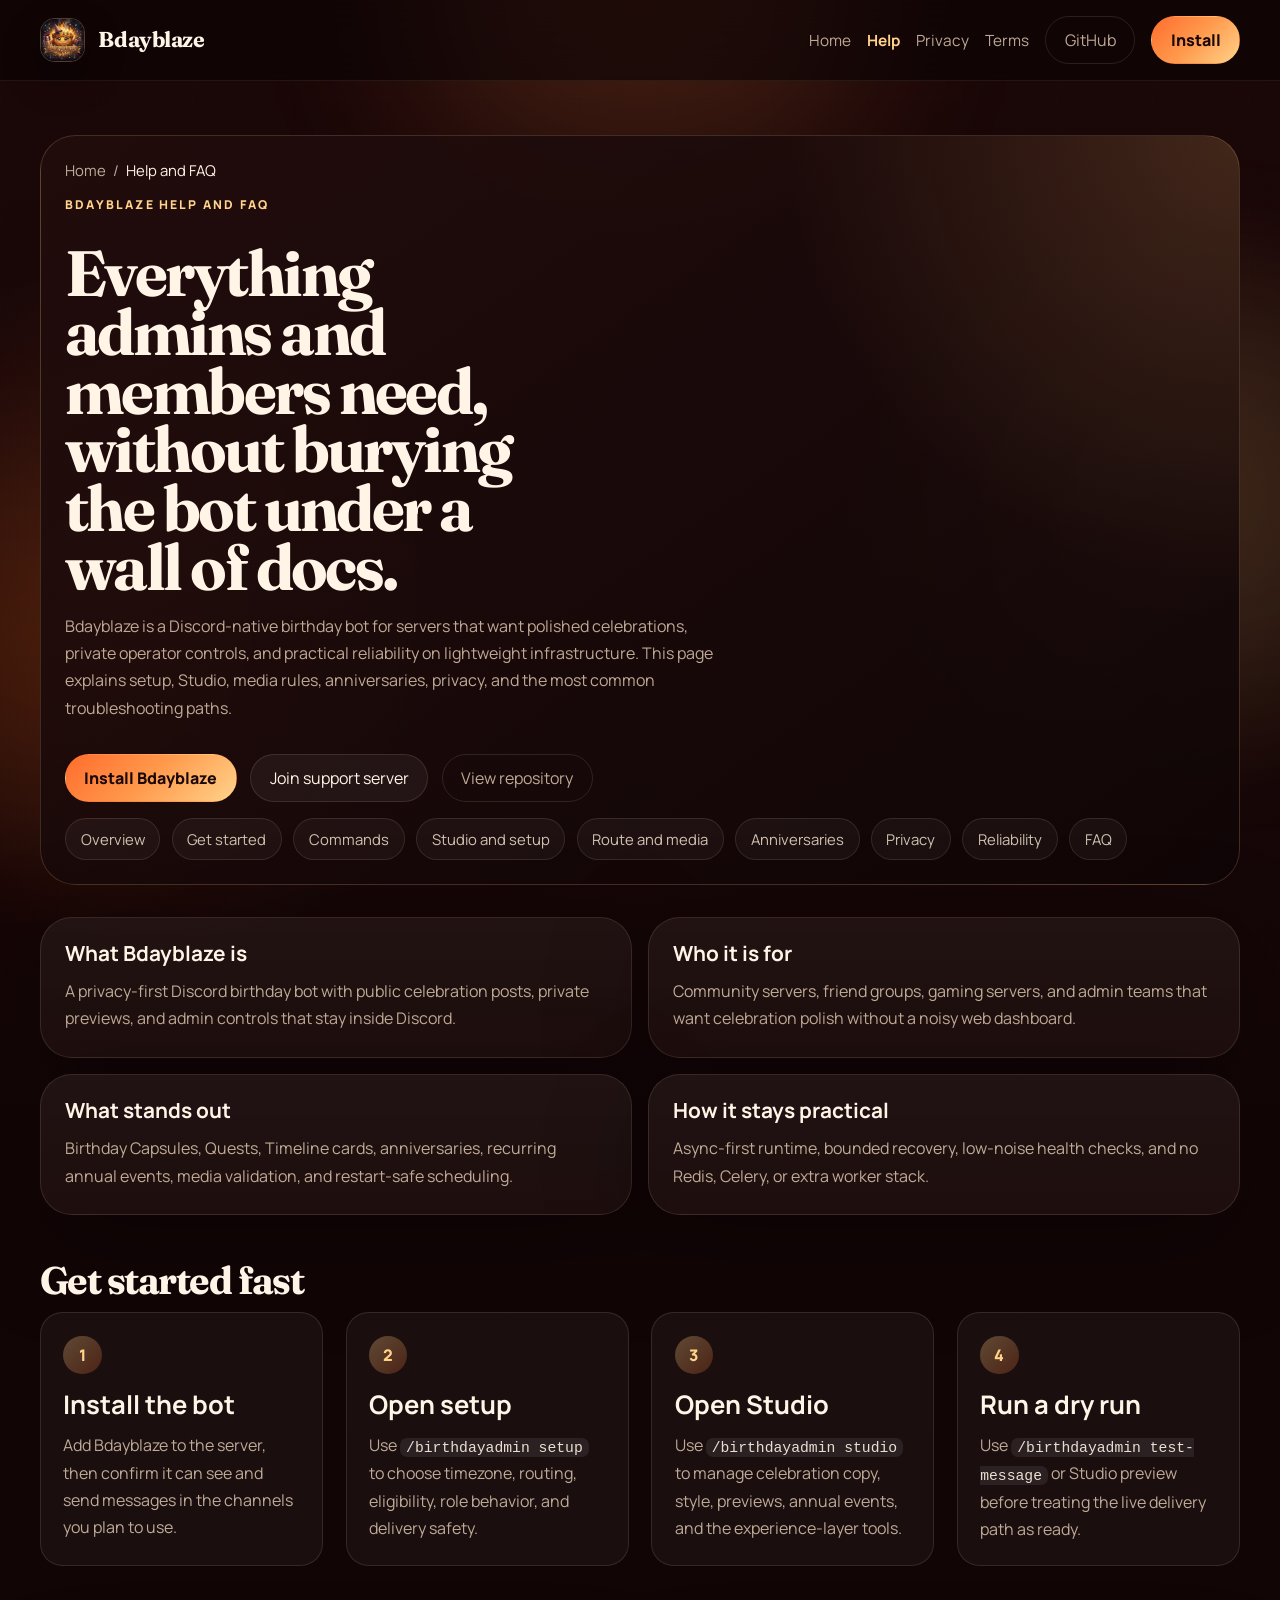
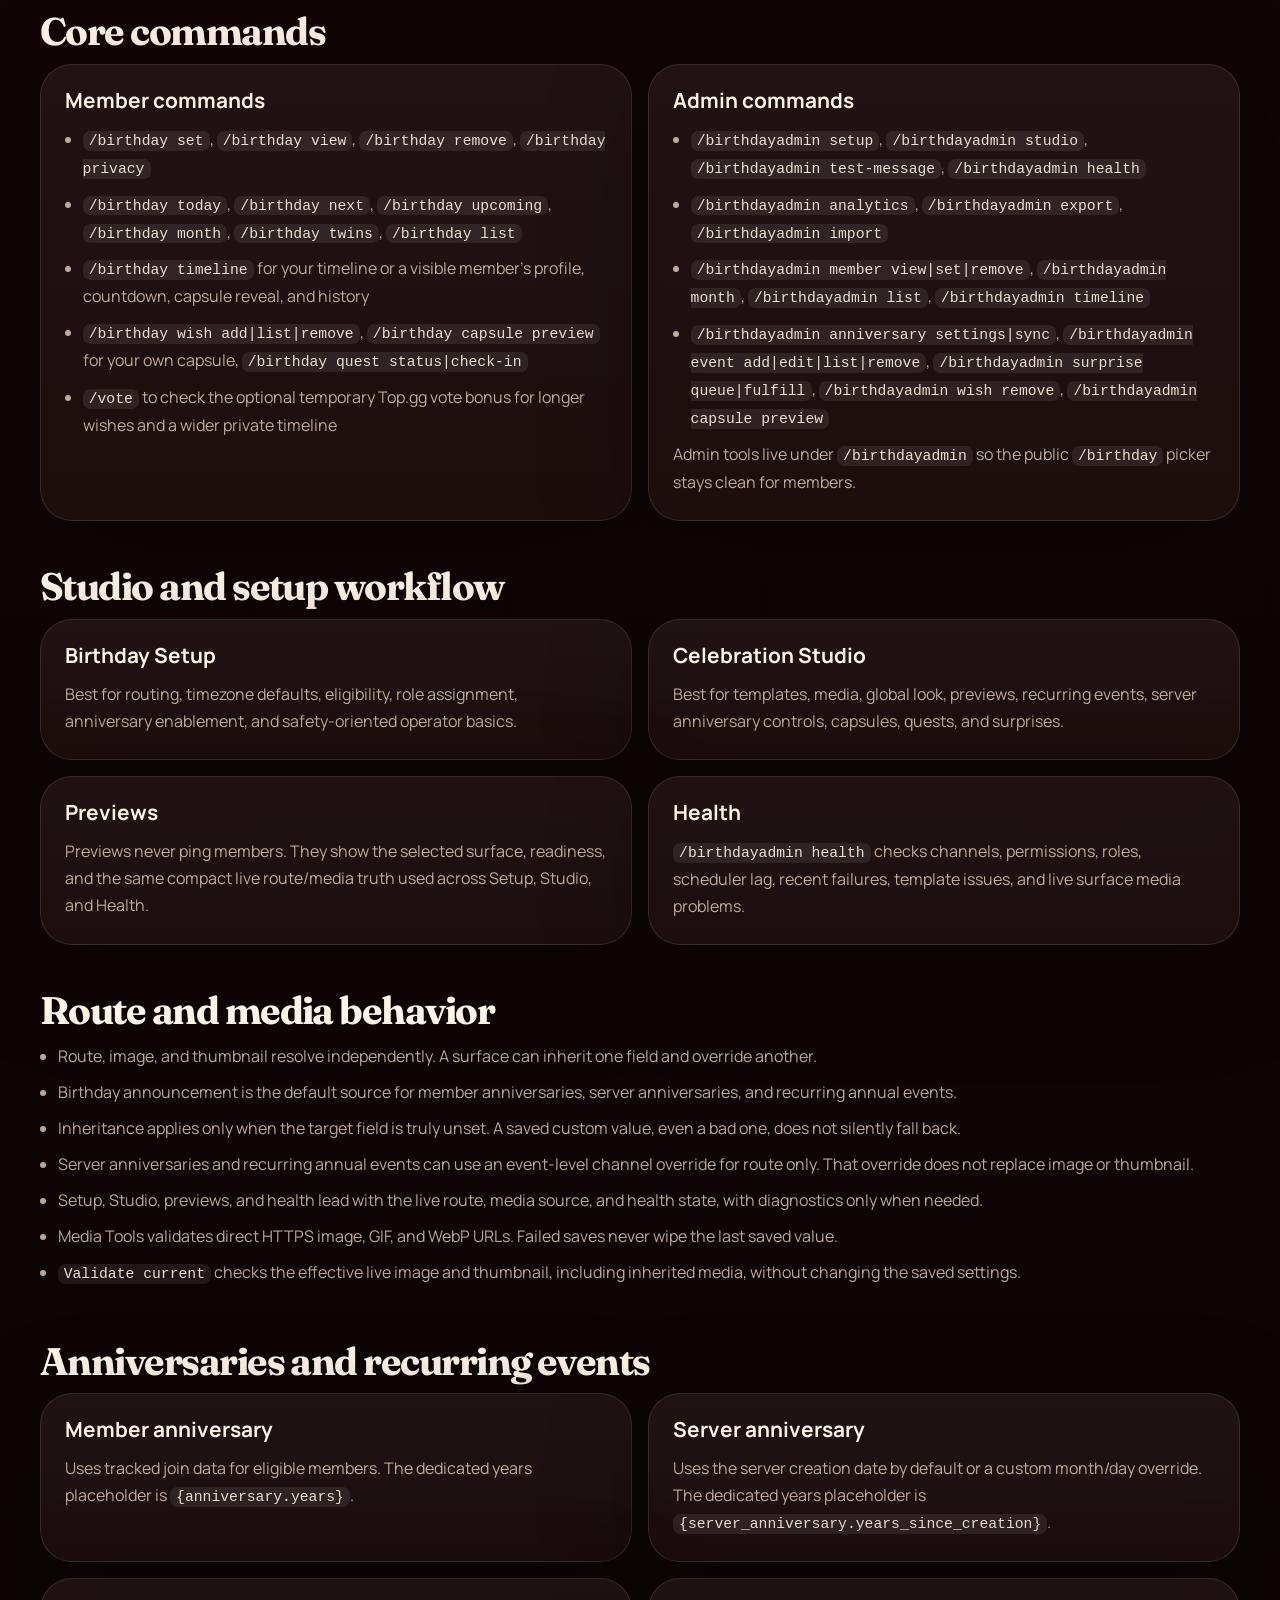
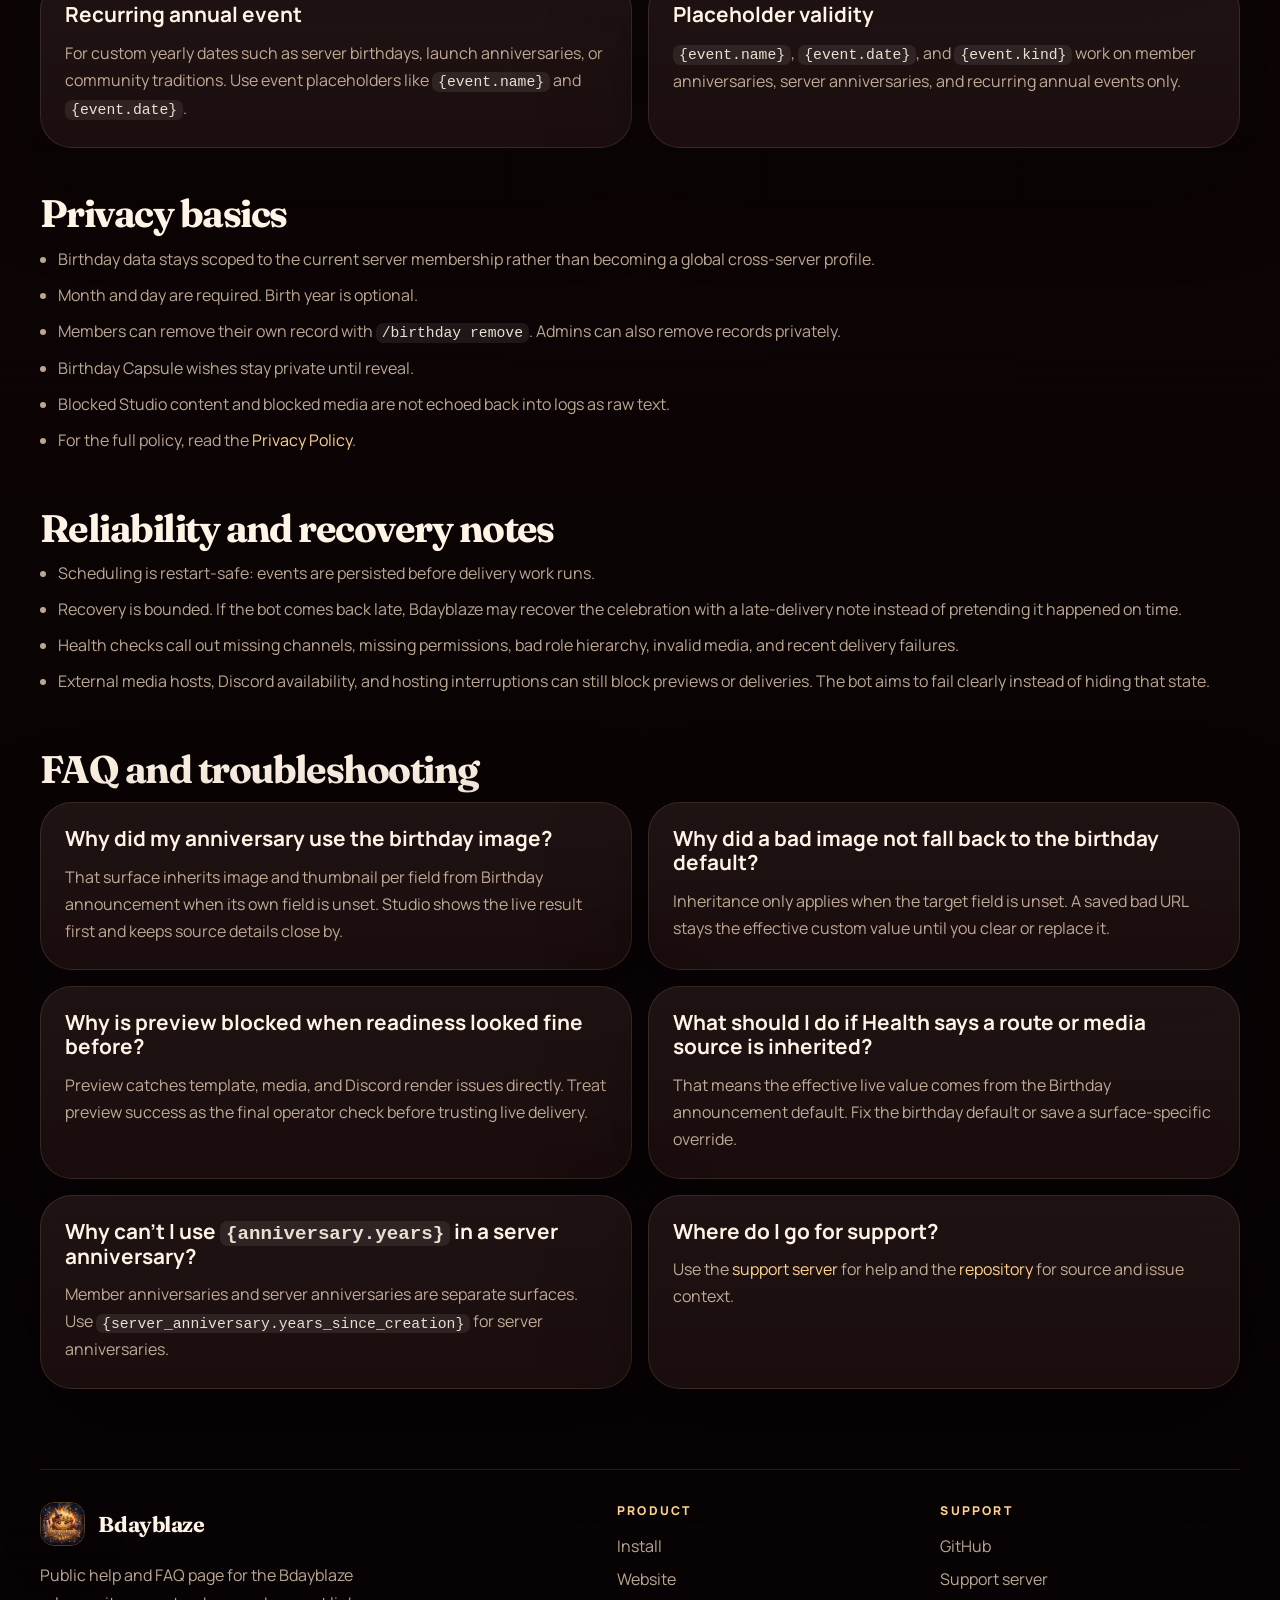
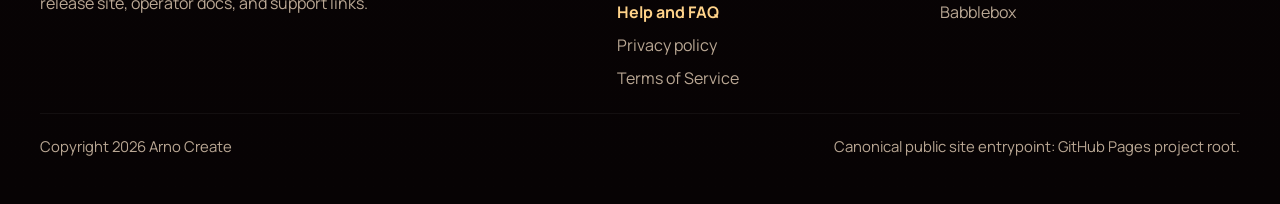
<file: help/index.html>
<!DOCTYPE html>
<html lang="en">
  <head>
    <meta charset="UTF-8" />
    <meta name="viewport" content="width=device-width, initial-scale=1.0" />
    <title>Help and FAQ | Bdayblaze Discord Birthday Bot</title>
    <meta
      name="description"
      content="Learn how Bdayblaze works: setup, Studio, commands, media inheritance, anniversaries, privacy, reliability, and troubleshooting."
    />
    <meta name="robots" content="index,follow,max-image-preview:large" />
    <meta name="theme-color" content="#1a0908" />
    <meta property="og:locale" content="en_US" />
    <meta property="og:site_name" content="Bdayblaze" />
    <meta property="og:title" content="Help and FAQ | Bdayblaze Discord Birthday Bot" />
    <meta
      property="og:description"
      content="Setup, commands, Studio guidance, media rules, anniversary behavior, privacy basics, and troubleshooting for Bdayblaze."
    />
    <meta property="og:type" content="website" />
    <meta property="og:url" content="https://arno-create.github.io/Bdayblaze/help/" />
    <meta
      property="og:image"
      content="https://arno-create.github.io/Bdayblaze/assets/banner.jpg"
    />
    <meta
      property="og:image:alt"
      content="Bdayblaze banner for the Discord birthday bot help page"
    />
    <meta name="twitter:card" content="summary_large_image" />
    <meta
      name="twitter:title"
      content="Help and FAQ | Bdayblaze Discord Birthday Bot"
    />
    <meta
      name="twitter:description"
      content="Setup, commands, Studio guidance, media rules, anniversary behavior, privacy basics, and troubleshooting for Bdayblaze."
    />
    <meta
      name="twitter:image"
      content="https://arno-create.github.io/Bdayblaze/assets/banner.jpg"
    />
    <meta
      name="twitter:image:alt"
      content="Bdayblaze banner for the Discord birthday bot help page"
    />
    <link rel="canonical" href="https://arno-create.github.io/Bdayblaze/help/" />
    <link rel="preconnect" href="https://fonts.googleapis.com" />
    <link rel="preconnect" href="https://fonts.gstatic.com" crossorigin />
    <link
      href="https://fonts.googleapis.com/css2?family=Fraunces:opsz,wght@9..144,600;9..144,700&family=Manrope:wght@400;500;600;700;800&display=swap"
      rel="stylesheet"
    />
    <script>
      document.documentElement.classList.add("js-ready");
    </script>
    <link rel="stylesheet" href="../styles.css" />
    <script defer src="../site.js"></script>
    <script type="application/ld+json">
      {
        "@context": "https://schema.org",
        "@graph": [
          {
            "@type": "WebPage",
            "@id": "https://arno-create.github.io/Bdayblaze/help/#webpage",
            "url": "https://arno-create.github.io/Bdayblaze/help/",
            "name": "Help and FAQ | Bdayblaze Discord Birthday Bot",
            "description": "Setup, commands, Studio guidance, media rules, anniversary behavior, privacy basics, and troubleshooting for Bdayblaze.",
            "isPartOf": {
              "@id": "https://arno-create.github.io/Bdayblaze/#website"
            },
            "about": {
              "@id": "https://arno-create.github.io/Bdayblaze/#software"
            },
            "breadcrumb": {
              "@id": "https://arno-create.github.io/Bdayblaze/help/#breadcrumb"
            }
          },
          {
            "@type": "BreadcrumbList",
            "@id": "https://arno-create.github.io/Bdayblaze/help/#breadcrumb",
            "itemListElement": [
              {
                "@type": "ListItem",
                "position": 1,
                "name": "Home",
                "item": "https://arno-create.github.io/Bdayblaze/"
              },
              {
                "@type": "ListItem",
                "position": 2,
                "name": "Help and FAQ",
                "item": "https://arno-create.github.io/Bdayblaze/help/"
              }
            ]
          }
        ]
      }
    </script>
  </head>
  <body class="site-policy site-help">
    <a class="skip-link" href="#main-content">Skip to content</a>

    <div class="ambient ambient-top" aria-hidden="true"></div>
    <div class="ambient ambient-left" aria-hidden="true"></div>
    <div class="ambient ambient-right" aria-hidden="true"></div>

    <header class="site-header">
      <div class="shell header-inner">
        <a class="brand-lockup" href="../" aria-label="Bdayblaze home">
          <img
            src="../assets/logo.png"
            alt="Bdayblaze Discord birthday bot logo"
            width="1024"
            height="1024"
            decoding="async"
          />
          <span>Bdayblaze</span>
        </a>

        <button
          class="menu-toggle"
          type="button"
          aria-expanded="false"
          aria-controls="site-menu"
          aria-label="Open site menu"
        >
          <span class="menu-toggle-dots" aria-hidden="true">
            <span></span>
            <span></span>
            <span></span>
          </span>
        </button>

        <div class="header-menu" id="site-menu">
          <nav class="site-nav" aria-label="Primary">
            <a href="../">Home</a>
            <a href="../help/" aria-current="page">Help</a>
            <a href="../privacy/">Privacy</a>
            <a href="../terms/">Terms</a>
          </nav>

          <div class="header-actions">
            <a
              class="button button-ghost"
              href="https://github.com/arno-create/Bdayblaze"
              target="_blank"
              rel="noreferrer"
              >GitHub</a
            >
            <a
              class="button button-primary"
              href="https://discord.com/oauth2/authorize?client_id=1485920716573380660"
              target="_blank"
              rel="noreferrer"
              >Install</a
            >
          </div>
        </div>
      </div>
    </header>

    <main class="policy-main" id="main-content">
      <div class="shell">
        <section class="policy-hero" data-reveal>
          <nav class="policy-breadcrumbs" aria-label="Breadcrumb">
            <a href="../">Home</a>
            <span aria-hidden="true">/</span>
            <span aria-current="page">Help and FAQ</span>
          </nav>
          <p class="eyebrow">Bdayblaze help and FAQ</p>
          <h1>Everything admins and members need, without burying the bot under a wall of docs.</h1>
          <p class="policy-copy">
            Bdayblaze is a Discord-native birthday bot for servers that want polished
            celebrations, private operator controls, and practical reliability on lightweight
            infrastructure. This page explains setup, Studio, media rules, anniversaries, privacy,
            and the most common troubleshooting paths.
          </p>
          <div class="policy-actions">
            <a
              class="button button-primary"
              href="https://discord.com/oauth2/authorize?client_id=1485920716573380660"
              target="_blank"
              rel="noreferrer"
              >Install Bdayblaze</a
            >
            <a
              class="button button-secondary"
              href="https://discord.com/servers/inevitable-friendship-1322933864360050688"
              target="_blank"
              rel="noreferrer"
              >Join support server</a
            >
            <a
              class="button button-ghost"
              href="https://github.com/arno-create/Bdayblaze"
              target="_blank"
              rel="noreferrer"
              >View repository</a
            >
          </div>
          <nav class="help-quicklinks" aria-label="Help sections">
            <a href="#overview">Overview</a>
            <a href="#get-started">Get started</a>
            <a href="#commands">Commands</a>
            <a href="#studio">Studio and setup</a>
            <a href="#media">Route and media</a>
            <a href="#anniversaries">Anniversaries</a>
            <a href="#privacy">Privacy</a>
            <a href="#reliability">Reliability</a>
            <a href="#faq">FAQ</a>
          </nav>
        </section>

        <section class="policy-grid" data-reveal id="overview" aria-label="Help highlights">
          <article class="policy-card">
            <h3>What Bdayblaze is</h3>
            <p>A privacy-first Discord birthday bot with public celebration posts, private previews, and admin controls that stay inside Discord.</p>
          </article>
          <article class="policy-card">
            <h3>Who it is for</h3>
            <p>Community servers, friend groups, gaming servers, and admin teams that want celebration polish without a noisy web dashboard.</p>
          </article>
          <article class="policy-card">
            <h3>What stands out</h3>
            <p>Birthday Capsules, Quests, Timeline cards, anniversaries, recurring annual events, media validation, and restart-safe scheduling.</p>
          </article>
          <article class="policy-card">
            <h3>How it stays practical</h3>
            <p>Async-first runtime, bounded recovery, low-noise health checks, and no Redis, Celery, or extra worker stack.</p>
          </article>
        </section>

        <section class="policy-section" data-reveal id="get-started">
          <h2>Get started fast</h2>
          <ol class="flow-list">
            <li>
              <span>1</span>
              <div>
                <h3>Install the bot</h3>
                <p>Add Bdayblaze to the server, then confirm it can see and send messages in the channels you plan to use.</p>
              </div>
            </li>
            <li>
              <span>2</span>
              <div>
                <h3>Open setup</h3>
                <p>Use <code>/birthdayadmin setup</code> to choose timezone, routing, eligibility, role behavior, and delivery safety.</p>
              </div>
            </li>
            <li>
              <span>3</span>
              <div>
                <h3>Open Studio</h3>
                <p>Use <code>/birthdayadmin studio</code> to manage celebration copy, style, previews, annual events, and the experience-layer tools.</p>
              </div>
            </li>
            <li>
              <span>4</span>
              <div>
                <h3>Run a dry run</h3>
                <p>Use <code>/birthdayadmin test-message</code> or Studio preview before treating the live delivery path as ready.</p>
              </div>
            </li>
          </ol>
        </section>

        <section class="policy-section" data-reveal id="commands">
          <h2>Core commands</h2>
          <div class="policy-grid">
            <article class="policy-card">
              <h3>Member commands</h3>
              <ul class="policy-list">
                <li><code>/birthday set</code>, <code>/birthday view</code>, <code>/birthday remove</code>, <code>/birthday privacy</code></li>
                <li><code>/birthday today</code>, <code>/birthday next</code>, <code>/birthday upcoming</code>, <code>/birthday month</code>, <code>/birthday twins</code>, <code>/birthday list</code></li>
                <li><code>/birthday timeline</code> for your timeline or a visible member's profile, countdown, capsule reveal, and history</li>
                <li><code>/birthday wish add|list|remove</code>, <code>/birthday capsule preview</code> for your own capsule, <code>/birthday quest status|check-in</code></li>
                <li><code>/vote</code> to check the optional temporary Top.gg vote bonus for longer wishes and a wider private timeline</li>
              </ul>
            </article>
            <article class="policy-card">
              <h3>Admin commands</h3>
              <ul class="policy-list">
                <li><code>/birthdayadmin setup</code>, <code>/birthdayadmin studio</code>, <code>/birthdayadmin test-message</code>, <code>/birthdayadmin health</code></li>
                <li><code>/birthdayadmin analytics</code>, <code>/birthdayadmin export</code>, <code>/birthdayadmin import</code></li>
                <li><code>/birthdayadmin member view|set|remove</code>, <code>/birthdayadmin month</code>, <code>/birthdayadmin list</code>, <code>/birthdayadmin timeline</code></li>
                <li><code>/birthdayadmin anniversary settings|sync</code>, <code>/birthdayadmin event add|edit|list|remove</code>, <code>/birthdayadmin surprise queue|fulfill</code>, <code>/birthdayadmin wish remove</code>, <code>/birthdayadmin capsule preview</code></li>
              </ul>
              <p>Admin tools live under <code>/birthdayadmin</code> so the public <code>/birthday</code> picker stays clean for members.</p>
            </article>
          </div>
        </section>

        <section class="policy-section" data-reveal id="studio">
          <h2>Studio and setup workflow</h2>
          <div class="policy-grid">
            <article class="policy-card">
              <h3>Birthday Setup</h3>
              <p>Best for routing, timezone defaults, eligibility, role assignment, anniversary enablement, and safety-oriented operator basics.</p>
            </article>
            <article class="policy-card">
              <h3>Celebration Studio</h3>
              <p>Best for templates, media, global look, previews, recurring events, server anniversary controls, capsules, quests, and surprises.</p>
            </article>
            <article class="policy-card">
              <h3>Previews</h3>
              <p>Previews never ping members. They show the selected surface, readiness, and the same compact live route/media truth used across Setup, Studio, and Health.</p>
            </article>
            <article class="policy-card">
              <h3>Health</h3>
              <p><code>/birthdayadmin health</code> checks channels, permissions, roles, scheduler lag, recent failures, template issues, and live surface media problems.</p>
            </article>
          </div>
        </section>

        <section class="policy-section" data-reveal id="media">
          <h2>Route and media behavior</h2>
          <ul class="policy-list">
            <li>Route, image, and thumbnail resolve independently. A surface can inherit one field and override another.</li>
            <li>Birthday announcement is the default source for member anniversaries, server anniversaries, and recurring annual events.</li>
            <li>Inheritance applies only when the target field is truly unset. A saved custom value, even a bad one, does not silently fall back.</li>
            <li>Server anniversaries and recurring annual events can use an event-level channel override for route only. That override does not replace image or thumbnail.</li>
            <li>Setup, Studio, previews, and health lead with the live route, media source, and health state, with diagnostics only when needed.</li>
            <li>Media Tools validates direct HTTPS image, GIF, and WebP URLs. Failed saves never wipe the last saved value.</li>
            <li><code>Validate current</code> checks the effective live image and thumbnail, including inherited media, without changing the saved settings.</li>
          </ul>
        </section>

        <section class="policy-section" data-reveal id="anniversaries">
          <h2>Anniversaries and recurring events</h2>
          <div class="policy-grid">
            <article class="policy-card">
              <h3>Member anniversary</h3>
              <p>Uses tracked join data for eligible members. The dedicated years placeholder is <code>{anniversary.years}</code>.</p>
            </article>
            <article class="policy-card">
              <h3>Server anniversary</h3>
              <p>Uses the server creation date by default or a custom month/day override. The dedicated years placeholder is <code>{server_anniversary.years_since_creation}</code>.</p>
            </article>
            <article class="policy-card">
              <h3>Recurring annual event</h3>
              <p>For custom yearly dates such as server birthdays, launch anniversaries, or community traditions. Use event placeholders like <code>{event.name}</code> and <code>{event.date}</code>.</p>
            </article>
            <article class="policy-card">
              <h3>Placeholder validity</h3>
              <p><code>{event.name}</code>, <code>{event.date}</code>, and <code>{event.kind}</code> work on member anniversaries, server anniversaries, and recurring annual events only.</p>
            </article>
          </div>
        </section>

        <section class="policy-section" data-reveal id="privacy">
          <h2>Privacy basics</h2>
          <ul class="policy-list">
            <li>Birthday data stays scoped to the current server membership rather than becoming a global cross-server profile.</li>
            <li>Month and day are required. Birth year is optional.</li>
            <li>Members can remove their own record with <code>/birthday remove</code>. Admins can also remove records privately.</li>
            <li>Birthday Capsule wishes stay private until reveal.</li>
            <li>Blocked Studio content and blocked media are not echoed back into logs as raw text.</li>
            <li>For the full policy, read the <a class="inline-link" href="../privacy/">Privacy Policy</a>.</li>
          </ul>
        </section>

        <section class="policy-section" data-reveal id="reliability">
          <h2>Reliability and recovery notes</h2>
          <ul class="policy-list">
            <li>Scheduling is restart-safe: events are persisted before delivery work runs.</li>
            <li>Recovery is bounded. If the bot comes back late, Bdayblaze may recover the celebration with a late-delivery note instead of pretending it happened on time.</li>
            <li>Health checks call out missing channels, missing permissions, bad role hierarchy, invalid media, and recent delivery failures.</li>
            <li>External media hosts, Discord availability, and hosting interruptions can still block previews or deliveries. The bot aims to fail clearly instead of hiding that state.</li>
          </ul>
        </section>

        <section class="policy-section" data-reveal id="faq">
          <h2>FAQ and troubleshooting</h2>
          <div class="policy-grid">
            <article class="policy-card">
              <h3>Why did my anniversary use the birthday image?</h3>
              <p>That surface inherits image and thumbnail per field from Birthday announcement when its own field is unset. Studio shows the live result first and keeps source details close by.</p>
            </article>
            <article class="policy-card">
              <h3>Why did a bad image not fall back to the birthday default?</h3>
              <p>Inheritance only applies when the target field is unset. A saved bad URL stays the effective custom value until you clear or replace it.</p>
            </article>
            <article class="policy-card">
              <h3>Why is preview blocked when readiness looked fine before?</h3>
              <p>Preview catches template, media, and Discord render issues directly. Treat preview success as the final operator check before trusting live delivery.</p>
            </article>
            <article class="policy-card">
              <h3>What should I do if Health says a route or media source is inherited?</h3>
              <p>That means the effective live value comes from the Birthday announcement default. Fix the birthday default or save a surface-specific override.</p>
            </article>
            <article class="policy-card">
              <h3>Why can&apos;t I use <code>{anniversary.years}</code> in a server anniversary?</h3>
              <p>Member anniversaries and server anniversaries are separate surfaces. Use <code>{server_anniversary.years_since_creation}</code> for server anniversaries.</p>
            </article>
            <article class="policy-card">
              <h3>Where do I go for support?</h3>
              <p>Use the <a class="inline-link" href="https://discord.com/servers/inevitable-friendship-1322933864360050688" target="_blank" rel="noreferrer">support server</a> for help and the <a class="inline-link" href="https://github.com/arno-create/Bdayblaze" target="_blank" rel="noreferrer">repository</a> for source and issue context.</p>
            </article>
          </div>
        </section>
      </div>
    </main>

    <footer class="site-footer">
      <div class="shell footer-grid">
        <div>
          <a class="brand-lockup footer-brand" href="../" aria-label="Bdayblaze home">
            <img
              src="../assets/logo.png"
              alt="Bdayblaze Discord birthday bot logo"
              width="1024"
              height="1024"
              loading="lazy"
              decoding="async"
            />
            <span>Bdayblaze</span>
          </a>
          <p class="footer-copy">
            Public help and FAQ page for the Bdayblaze release site, operator docs, and support links.
          </p>
        </div>

        <div>
          <p class="footer-heading">Product</p>
          <div class="footer-links">
            <a
              href="https://discord.com/oauth2/authorize?client_id=1485920716573380660"
              target="_blank"
              rel="noreferrer"
              >Install</a
            >
            <a href="../">Website</a>
            <a href="../help/" aria-current="page">Help and FAQ</a>
            <a href="../privacy/">Privacy policy</a>
            <a href="../terms/">Terms of Service</a>
          </div>
        </div>

        <div>
          <p class="footer-heading">Support</p>
          <div class="footer-links">
            <a href="https://github.com/arno-create/Bdayblaze" target="_blank" rel="noreferrer"
              >GitHub</a
            >
            <a
              href="https://discord.com/servers/inevitable-friendship-1322933864360050688"
              target="_blank"
              rel="noreferrer"
              >Support server</a
            >
            <a href="https://arno-create.github.io/babblebox-bot/" target="_blank" rel="noreferrer"
              >Babblebox</a
            >
          </div>
        </div>
      </div>

      <div class="shell footer-meta">
        <p>Copyright <span data-year></span> Arno Create</p>
        <p>Canonical public site entrypoint: GitHub Pages project root.</p>
      </div>
    </footer>
  </body>
</html>
</file>
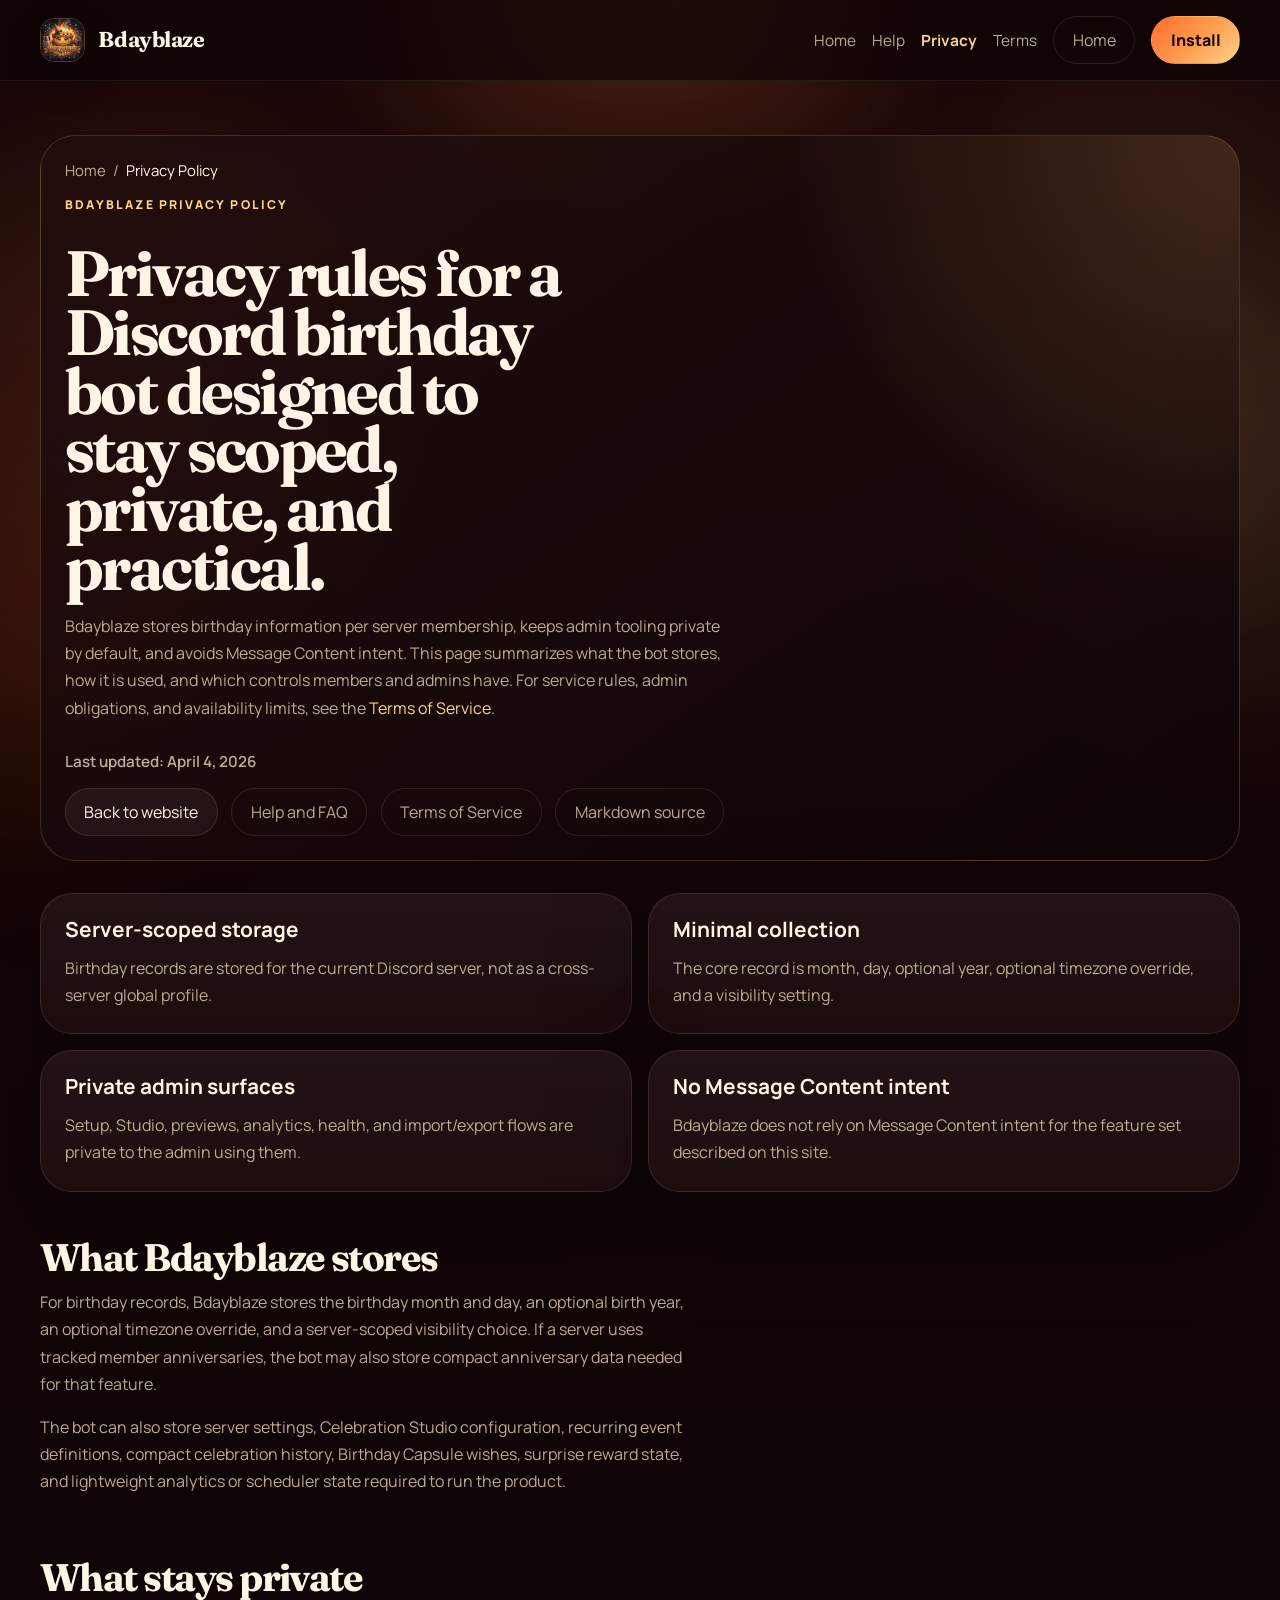
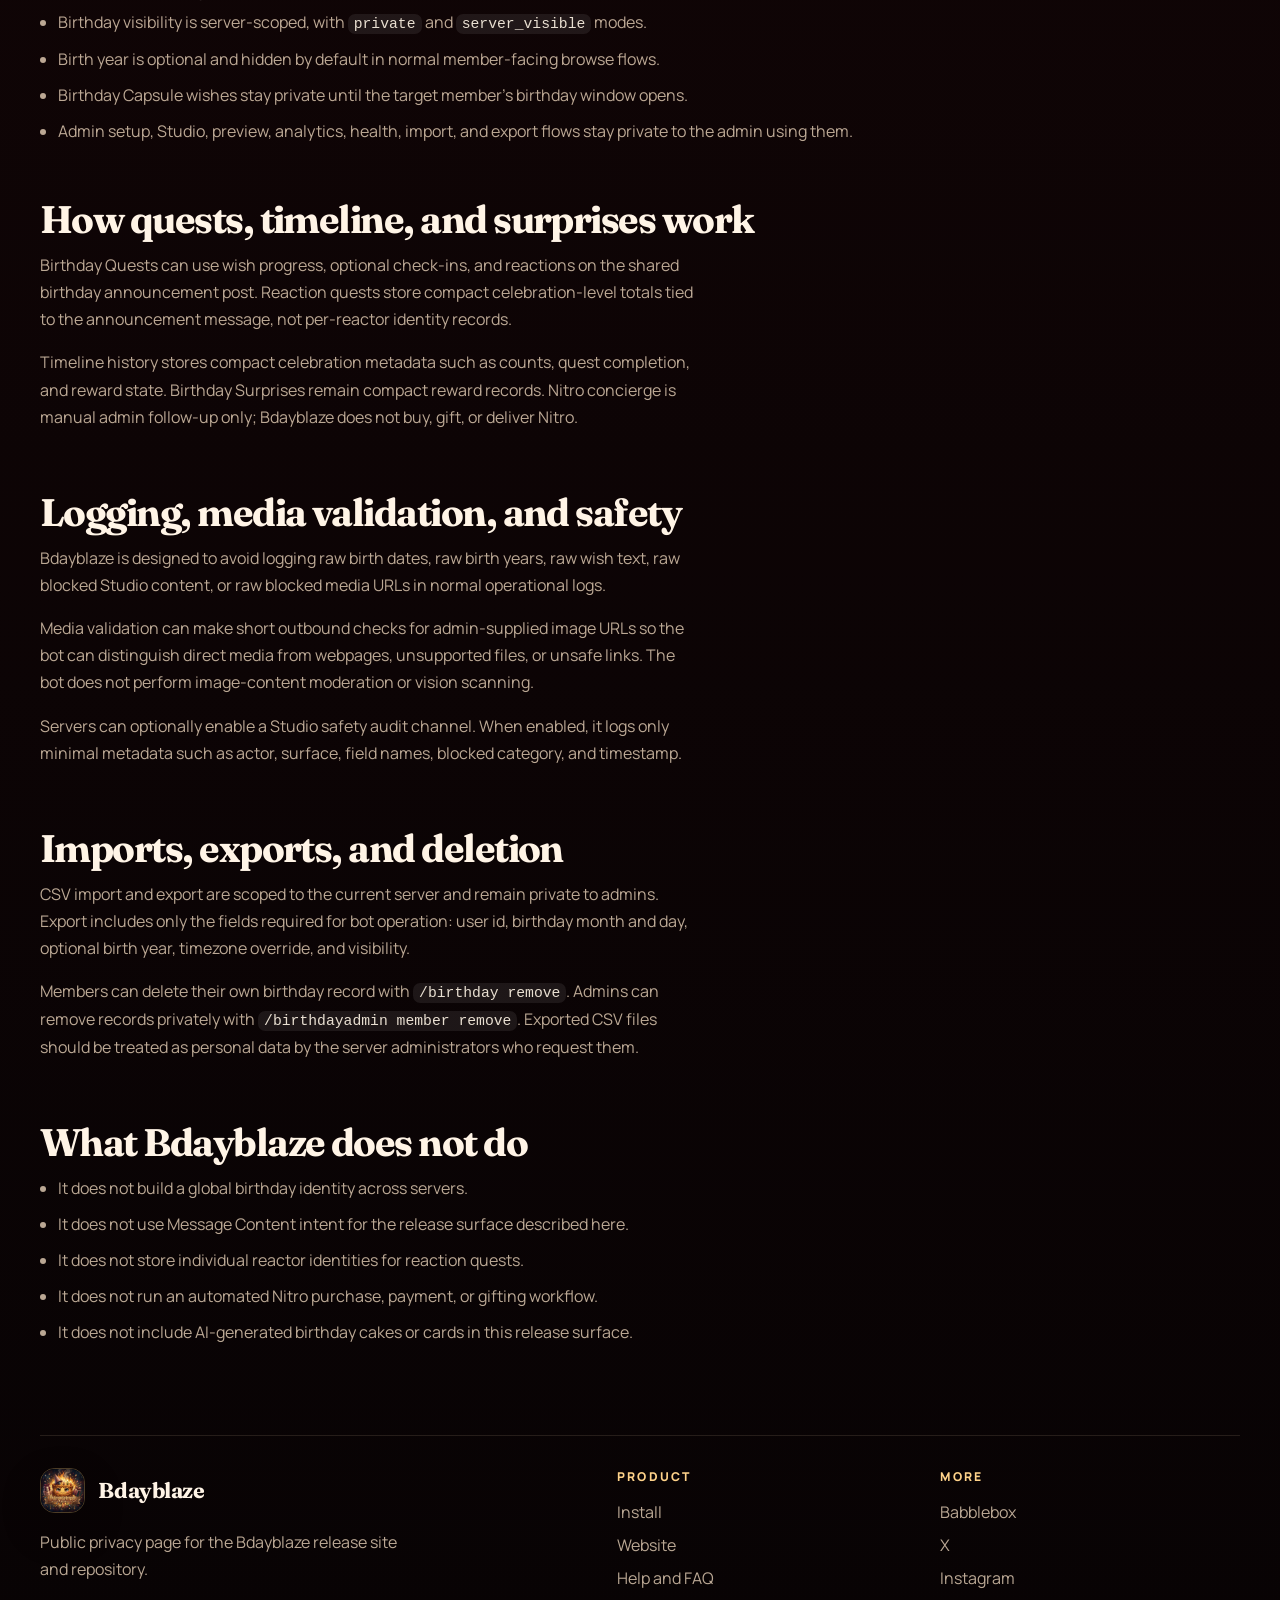
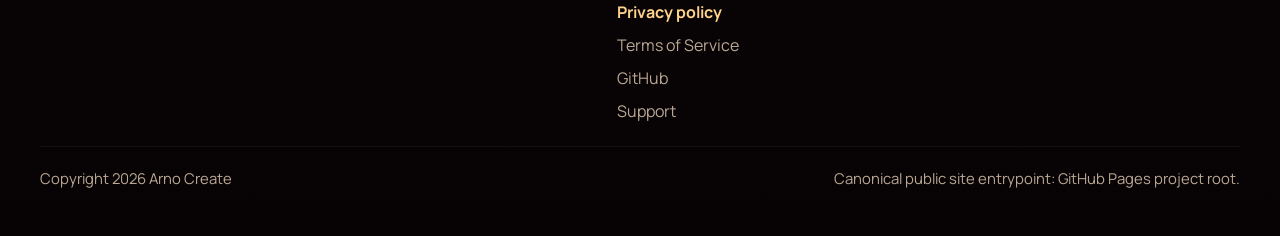
<file: privacy/index.html>
<!DOCTYPE html>
<html lang="en">
  <head>
    <meta charset="UTF-8" />
    <meta name="viewport" content="width=device-width, initial-scale=1.0" />
    <title>Privacy Policy | Bdayblaze Discord Birthday Bot</title>
    <meta
      name="description"
      content="Read how the Bdayblaze Discord birthday bot stores server-scoped birthday data, handles private admin tools, and avoids unnecessary tracking."
    />
    <meta name="robots" content="index,follow,max-image-preview:large" />
    <meta name="theme-color" content="#1a0908" />
    <meta property="og:locale" content="en_US" />
    <meta property="og:site_name" content="Bdayblaze" />
    <meta property="og:title" content="Privacy Policy | Bdayblaze Discord Birthday Bot" />
    <meta
      property="og:description"
      content="Read how the Bdayblaze Discord birthday bot stores server-scoped birthday data, handles private admin tools, and avoids unnecessary tracking."
    />
    <meta property="og:type" content="website" />
    <meta property="og:url" content="https://arno-create.github.io/Bdayblaze/privacy/" />
    <meta
      property="og:image"
      content="https://arno-create.github.io/Bdayblaze/assets/banner.jpg"
    />
    <meta
      property="og:image:alt"
      content="Bdayblaze banner for the Discord birthday bot website"
    />
    <meta name="twitter:card" content="summary_large_image" />
    <meta
      name="twitter:title"
      content="Privacy Policy | Bdayblaze Discord Birthday Bot"
    />
    <meta
      name="twitter:description"
      content="Read how the Bdayblaze Discord birthday bot stores server-scoped birthday data, handles private admin tools, and avoids unnecessary tracking."
    />
    <meta
      name="twitter:image"
      content="https://arno-create.github.io/Bdayblaze/assets/banner.jpg"
    />
    <meta
      name="twitter:image:alt"
      content="Bdayblaze banner for the Discord birthday bot website"
    />
    <link rel="canonical" href="https://arno-create.github.io/Bdayblaze/privacy/" />
    <link rel="preconnect" href="https://fonts.googleapis.com" />
    <link rel="preconnect" href="https://fonts.gstatic.com" crossorigin />
    <link
      href="https://fonts.googleapis.com/css2?family=Fraunces:opsz,wght@9..144,600;9..144,700&family=Manrope:wght@400;500;600;700;800&display=swap"
      rel="stylesheet"
    />
    <script>
      document.documentElement.classList.add("js-ready");
    </script>
    <link rel="stylesheet" href="../styles.css" />
    <script defer src="../site.js"></script>
    <script type="application/ld+json">
      {
        "@context": "https://schema.org",
        "@graph": [
          {
            "@type": "WebPage",
            "@id": "https://arno-create.github.io/Bdayblaze/privacy/#webpage",
            "url": "https://arno-create.github.io/Bdayblaze/privacy/",
            "name": "Privacy Policy | Bdayblaze Discord Birthday Bot",
            "description": "Read how the Bdayblaze Discord birthday bot stores server-scoped birthday data, handles private admin tools, and avoids unnecessary tracking.",
            "isPartOf": {
              "@id": "https://arno-create.github.io/Bdayblaze/#website"
            },
            "about": {
              "@id": "https://arno-create.github.io/Bdayblaze/#software"
            },
            "breadcrumb": {
              "@id": "https://arno-create.github.io/Bdayblaze/privacy/#breadcrumb"
            }
          },
          {
            "@type": "BreadcrumbList",
            "@id": "https://arno-create.github.io/Bdayblaze/privacy/#breadcrumb",
            "itemListElement": [
              {
                "@type": "ListItem",
                "position": 1,
                "name": "Home",
                "item": "https://arno-create.github.io/Bdayblaze/"
              },
              {
                "@type": "ListItem",
                "position": 2,
                "name": "Privacy Policy",
                "item": "https://arno-create.github.io/Bdayblaze/privacy/"
              }
            ]
          }
        ]
      }
    </script>
  </head>
  <body class="site-policy site-privacy">
    <a class="skip-link" href="#main-content">Skip to content</a>

    <div class="ambient ambient-top" aria-hidden="true"></div>
    <div class="ambient ambient-left" aria-hidden="true"></div>
    <div class="ambient ambient-right" aria-hidden="true"></div>

    <header class="site-header">
      <div class="shell header-inner">
        <a class="brand-lockup" href="../" aria-label="Bdayblaze home">
          <img
            src="../assets/logo.png"
            alt="Bdayblaze Discord birthday bot logo"
            width="1024"
            height="1024"
            decoding="async"
          />
          <span>Bdayblaze</span>
        </a>

        <button
          class="menu-toggle"
          type="button"
          aria-expanded="false"
          aria-controls="site-menu"
          aria-label="Open site menu"
        >
          <span class="menu-toggle-dots" aria-hidden="true">
            <span></span>
            <span></span>
            <span></span>
          </span>
        </button>

        <div class="header-menu" id="site-menu">
          <nav class="site-nav" aria-label="Primary">
            <a href="../">Home</a>
            <a href="../help/">Help</a>
            <a href="../privacy/" aria-current="page">Privacy</a>
            <a href="../terms/">Terms</a>
          </nav>

          <div class="header-actions">
            <a class="button button-ghost" href="../">Home</a>
            <a
              class="button button-primary"
              href="https://discord.com/oauth2/authorize?client_id=1485920716573380660"
              target="_blank"
              rel="noreferrer"
              >Install</a
            >
          </div>
        </div>
      </div>
    </header>

    <main class="policy-main" id="main-content">
      <div class="shell">
        <section class="policy-hero" data-reveal>
          <nav class="policy-breadcrumbs" aria-label="Breadcrumb">
            <a href="../">Home</a>
            <span aria-hidden="true">/</span>
            <span aria-current="page">Privacy Policy</span>
          </nav>
          <p class="eyebrow">Bdayblaze privacy policy</p>
          <h1>Privacy rules for a Discord birthday bot designed to stay scoped, private, and practical.</h1>
          <p class="policy-copy">
            Bdayblaze stores birthday information per server membership, keeps admin tooling
            private by default, and avoids Message Content intent. This page summarizes what the
            bot stores, how it is used, and which controls members and admins have. For service
            rules, admin obligations, and availability limits, see the
            <a class="inline-link" href="../terms/">Terms of Service</a>.
          </p>
          <p class="policy-meta">Last updated: April 4, 2026</p>
          <div class="policy-actions">
            <a class="button button-secondary" href="../">Back to website</a>
            <a class="button button-ghost" href="../help/">Help and FAQ</a>
            <a class="button button-ghost" href="../terms/">Terms of Service</a>
            <a
              class="button button-ghost"
              href="https://github.com/arno-create/Bdayblaze/blob/main/PRIVACY.md"
              target="_blank"
              rel="noreferrer"
              >Markdown source</a
            >
          </div>
        </section>

        <section class="policy-grid" data-reveal aria-label="Privacy highlights">
          <article class="policy-card">
            <h3>Server-scoped storage</h3>
            <p>Birthday records are stored for the current Discord server, not as a cross-server global profile.</p>
          </article>
          <article class="policy-card">
            <h3>Minimal collection</h3>
            <p>The core record is month, day, optional year, optional timezone override, and a visibility setting.</p>
          </article>
          <article class="policy-card">
            <h3>Private admin surfaces</h3>
            <p>Setup, Studio, previews, analytics, health, and import/export flows are private to the admin using them.</p>
          </article>
          <article class="policy-card">
            <h3>No Message Content intent</h3>
            <p>Bdayblaze does not rely on Message Content intent for the feature set described on this site.</p>
          </article>
        </section>

        <section class="policy-section" data-reveal>
          <h2>What Bdayblaze stores</h2>
          <p class="policy-copy">
            For birthday records, Bdayblaze stores the birthday month and day, an optional birth
            year, an optional timezone override, and a server-scoped visibility choice. If a
            server uses tracked member anniversaries, the bot may also store compact anniversary
            data needed for that feature.
          </p>
          <p class="policy-copy">
            The bot can also store server settings, Celebration Studio configuration, recurring
            event definitions, compact celebration history, Birthday Capsule wishes, surprise
            reward state, and lightweight analytics or scheduler state required to run the product.
          </p>
        </section>

        <section class="policy-section" data-reveal>
          <h2>What stays private</h2>
          <ul class="policy-list">
            <li>Birthday visibility is server-scoped, with <code>private</code> and <code>server_visible</code> modes.</li>
            <li>Birth year is optional and hidden by default in normal member-facing browse flows.</li>
            <li>Birthday Capsule wishes stay private until the target member's birthday window opens.</li>
            <li>Admin setup, Studio, preview, analytics, health, import, and export flows stay private to the admin using them.</li>
          </ul>
        </section>

        <section class="policy-section" data-reveal>
          <h2>How quests, timeline, and surprises work</h2>
          <p class="policy-copy">
            Birthday Quests can use wish progress, optional check-ins, and reactions on the shared
            birthday announcement post. Reaction quests store compact celebration-level totals tied
            to the announcement message, not per-reactor identity records.
          </p>
          <p class="policy-copy">
            Timeline history stores compact celebration metadata such as counts, quest completion,
            and reward state. Birthday Surprises remain compact reward records. Nitro concierge is
            manual admin follow-up only; Bdayblaze does not buy, gift, or deliver Nitro.
          </p>
        </section>

        <section class="policy-section" data-reveal>
          <h2>Logging, media validation, and safety</h2>
          <p class="policy-copy">
            Bdayblaze is designed to avoid logging raw birth dates, raw birth years, raw wish text,
            raw blocked Studio content, or raw blocked media URLs in normal operational logs.
          </p>
          <p class="policy-copy">
            Media validation can make short outbound checks for admin-supplied image URLs so the
            bot can distinguish direct media from webpages, unsupported files, or unsafe links.
            The bot does not perform image-content moderation or vision scanning.
          </p>
          <p class="policy-copy">
            Servers can optionally enable a Studio safety audit channel. When enabled, it logs only
            minimal metadata such as actor, surface, field names, blocked category, and timestamp.
          </p>
        </section>

        <section class="policy-section" data-reveal>
          <h2>Imports, exports, and deletion</h2>
          <p class="policy-copy">
            CSV import and export are scoped to the current server and remain private to admins.
            Export includes only the fields required for bot operation: user id, birthday month and
            day, optional birth year, timezone override, and visibility.
          </p>
          <p class="policy-copy">
            Members can delete their own birthday record with <code>/birthday remove</code>. Admins
            can remove records privately with <code>/birthdayadmin member remove</code>. Exported
            CSV files should be treated as personal data by the server administrators who request
            them.
          </p>
        </section>

        <section class="policy-section" data-reveal>
          <h2>What Bdayblaze does not do</h2>
          <ul class="policy-list">
            <li>It does not build a global birthday identity across servers.</li>
            <li>It does not use Message Content intent for the release surface described here.</li>
            <li>It does not store individual reactor identities for reaction quests.</li>
            <li>It does not run an automated Nitro purchase, payment, or gifting workflow.</li>
            <li>It does not include AI-generated birthday cakes or cards in this release surface.</li>
          </ul>
        </section>
      </div>
    </main>

    <footer class="site-footer">
      <div class="shell footer-grid">
        <div>
          <a class="brand-lockup footer-brand" href="../" aria-label="Bdayblaze home">
            <img
              src="../assets/logo.png"
              alt="Bdayblaze Discord birthday bot logo"
              width="1024"
              height="1024"
              loading="lazy"
              decoding="async"
            />
            <span>Bdayblaze</span>
          </a>
          <p class="footer-copy">Public privacy page for the Bdayblaze release site and repository.</p>
        </div>

        <div>
          <p class="footer-heading">Product</p>
          <div class="footer-links">
            <a
              href="https://discord.com/oauth2/authorize?client_id=1485920716573380660"
              target="_blank"
              rel="noreferrer"
              >Install</a
            >
            <a href="../">Website</a>
            <a href="../help/">Help and FAQ</a>
            <a href="../privacy/" aria-current="page">Privacy policy</a>
            <a href="../terms/">Terms of Service</a>
            <a href="https://github.com/arno-create/Bdayblaze" target="_blank" rel="noreferrer">GitHub</a>
            <a href="https://discord.com/servers/inevitable-friendship-1322933864360050688" target="_blank" rel="noreferrer">Support</a>
          </div>
        </div>

        <div>
          <p class="footer-heading">More</p>
          <div class="footer-links">
            <a href="https://arno-create.github.io/babblebox-bot/" target="_blank" rel="noreferrer">Babblebox</a>
            <a href="https://x.com/arno__if" target="_blank" rel="noreferrer">X</a>
            <a href="https://instagram.com/arno.if" target="_blank" rel="noreferrer">Instagram</a>
          </div>
        </div>
      </div>

      <div class="shell footer-meta">
        <p>Copyright <span data-year></span> Arno Create</p>
        <p>Canonical public site entrypoint: GitHub Pages project root.</p>
      </div>
    </footer>
  </body>
</html>
</file>
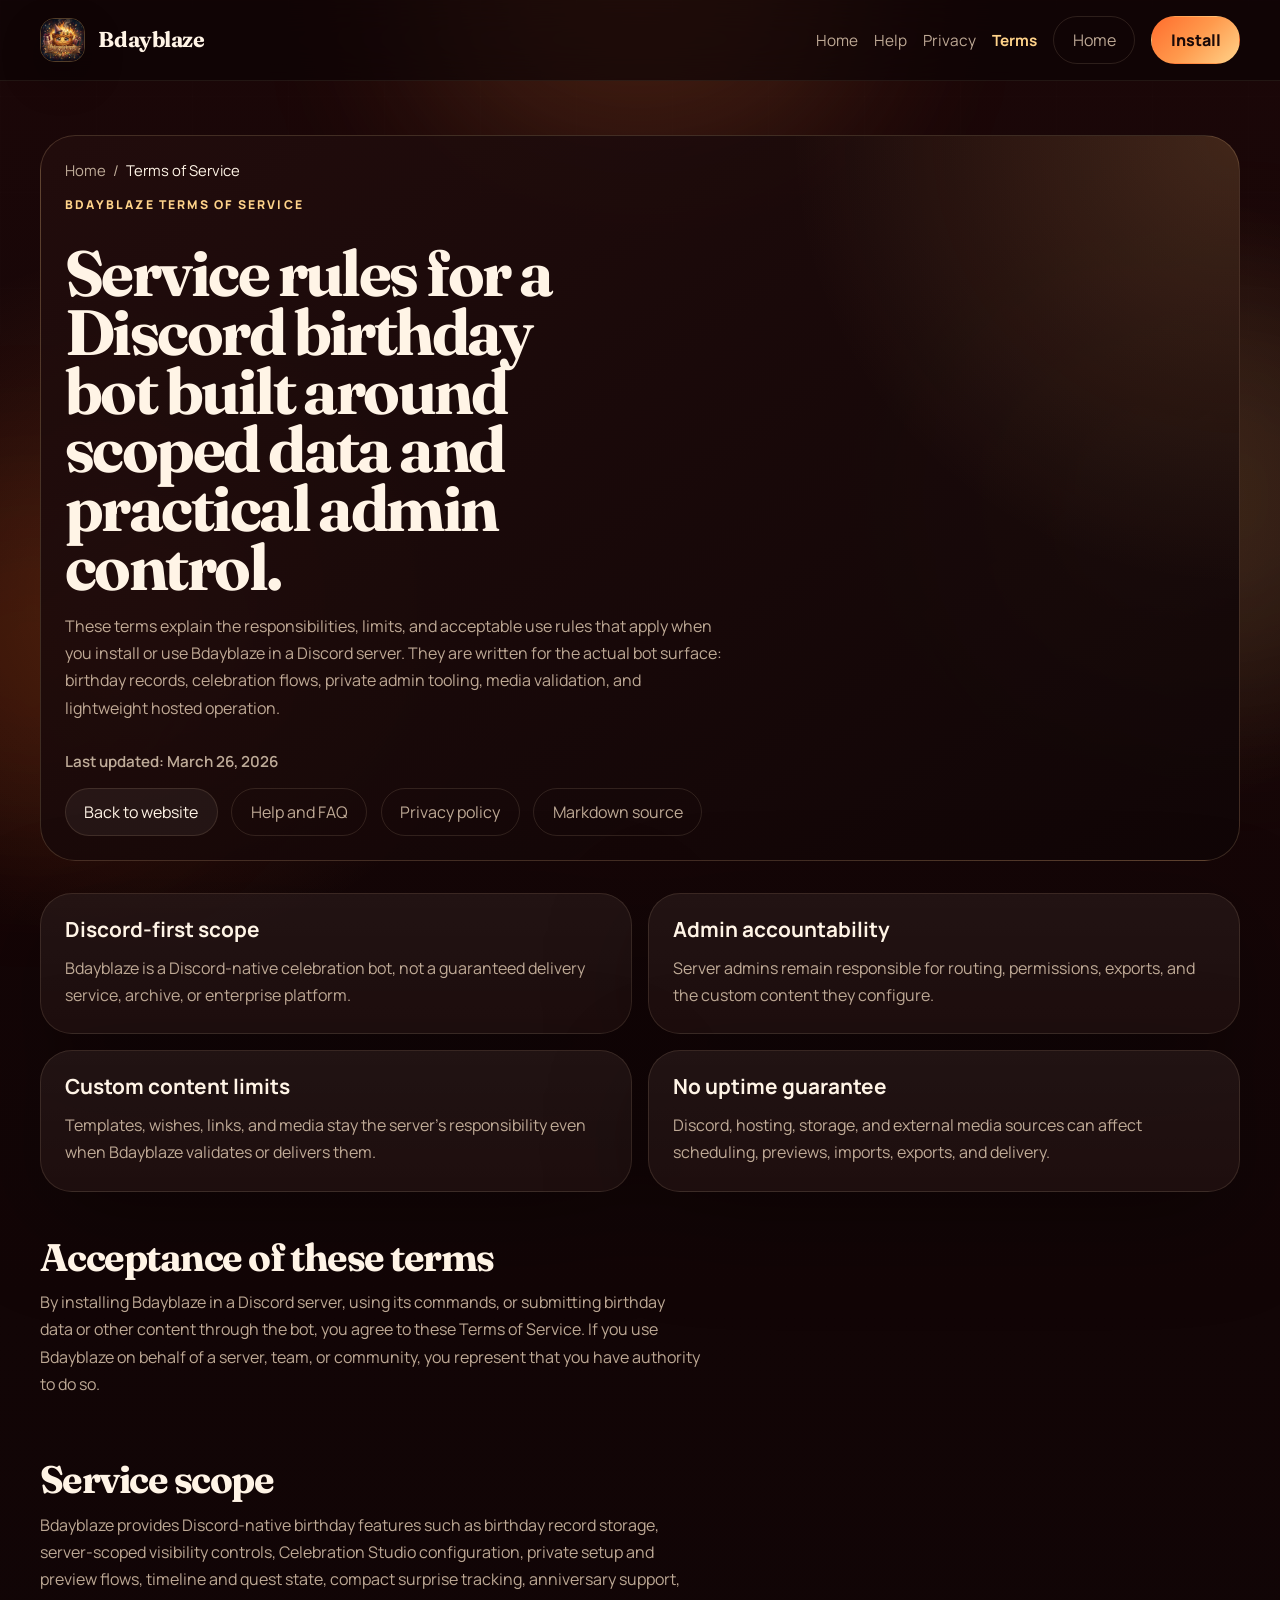
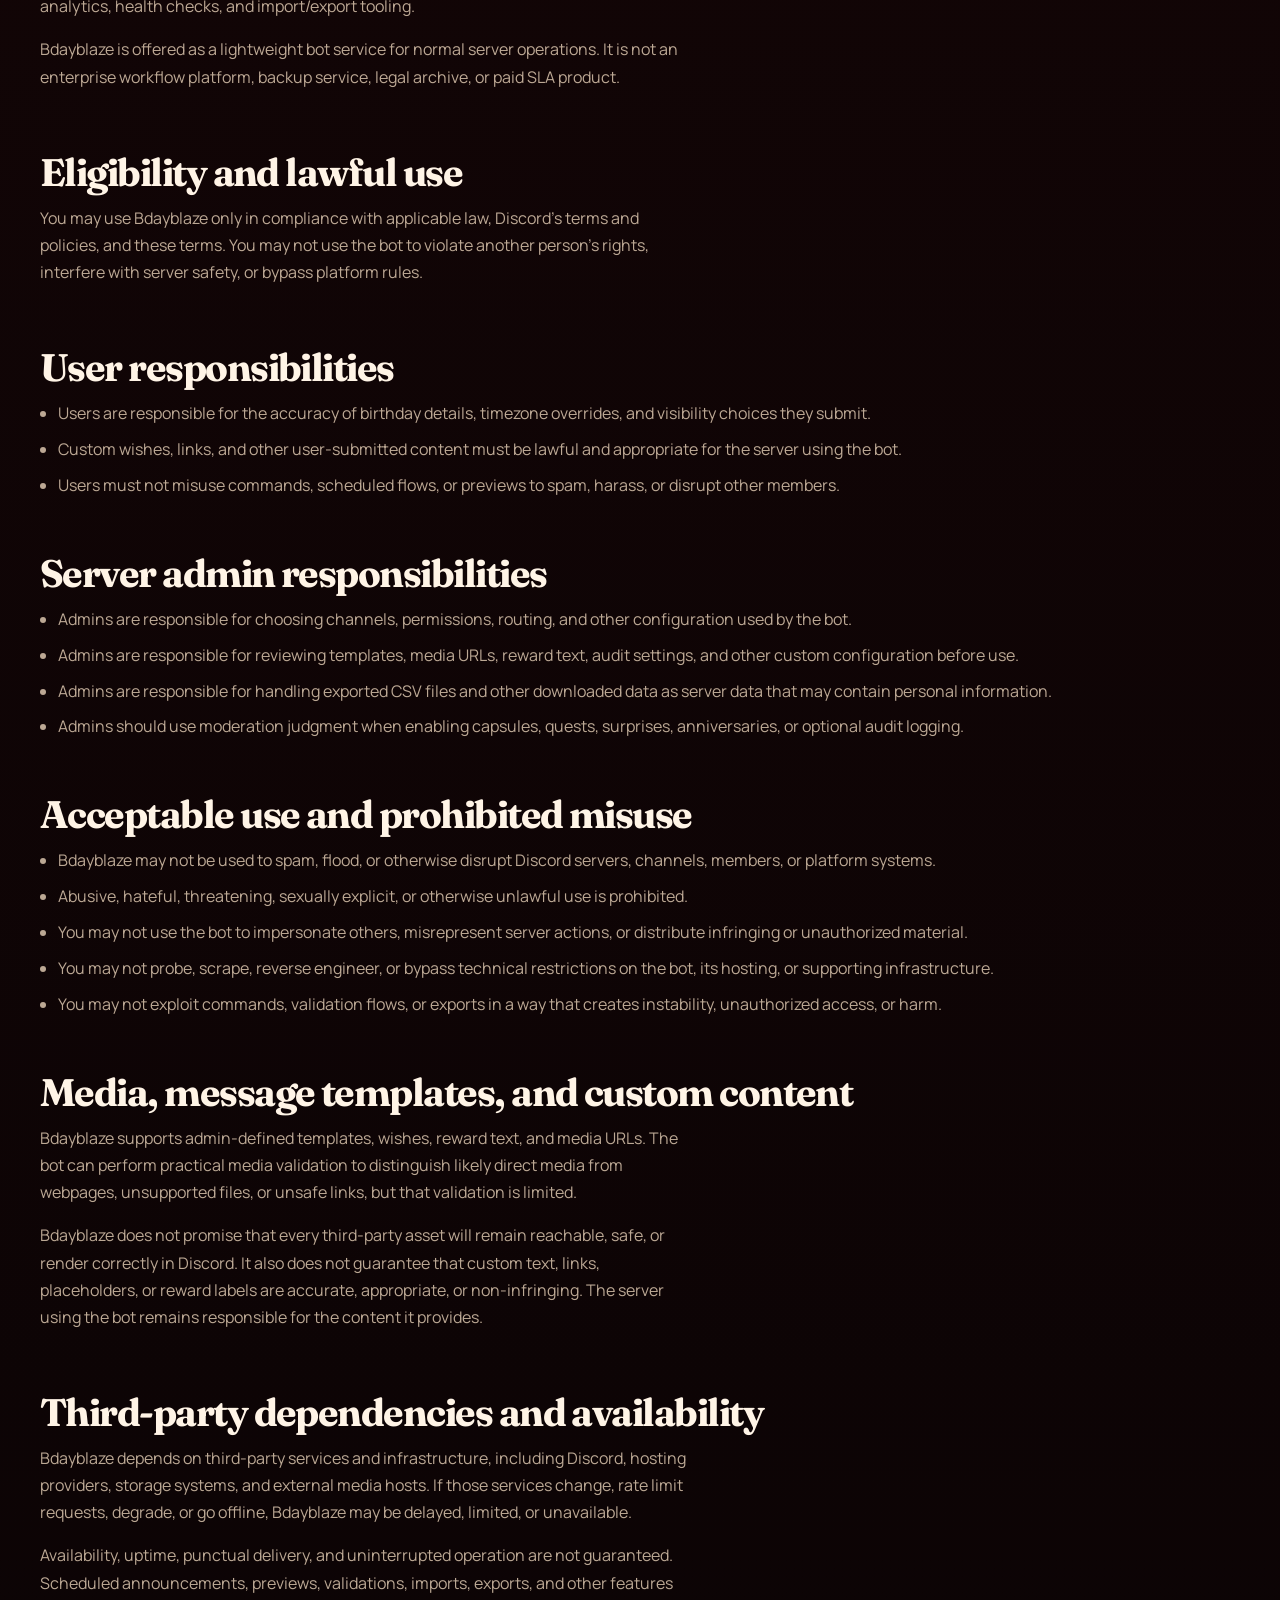
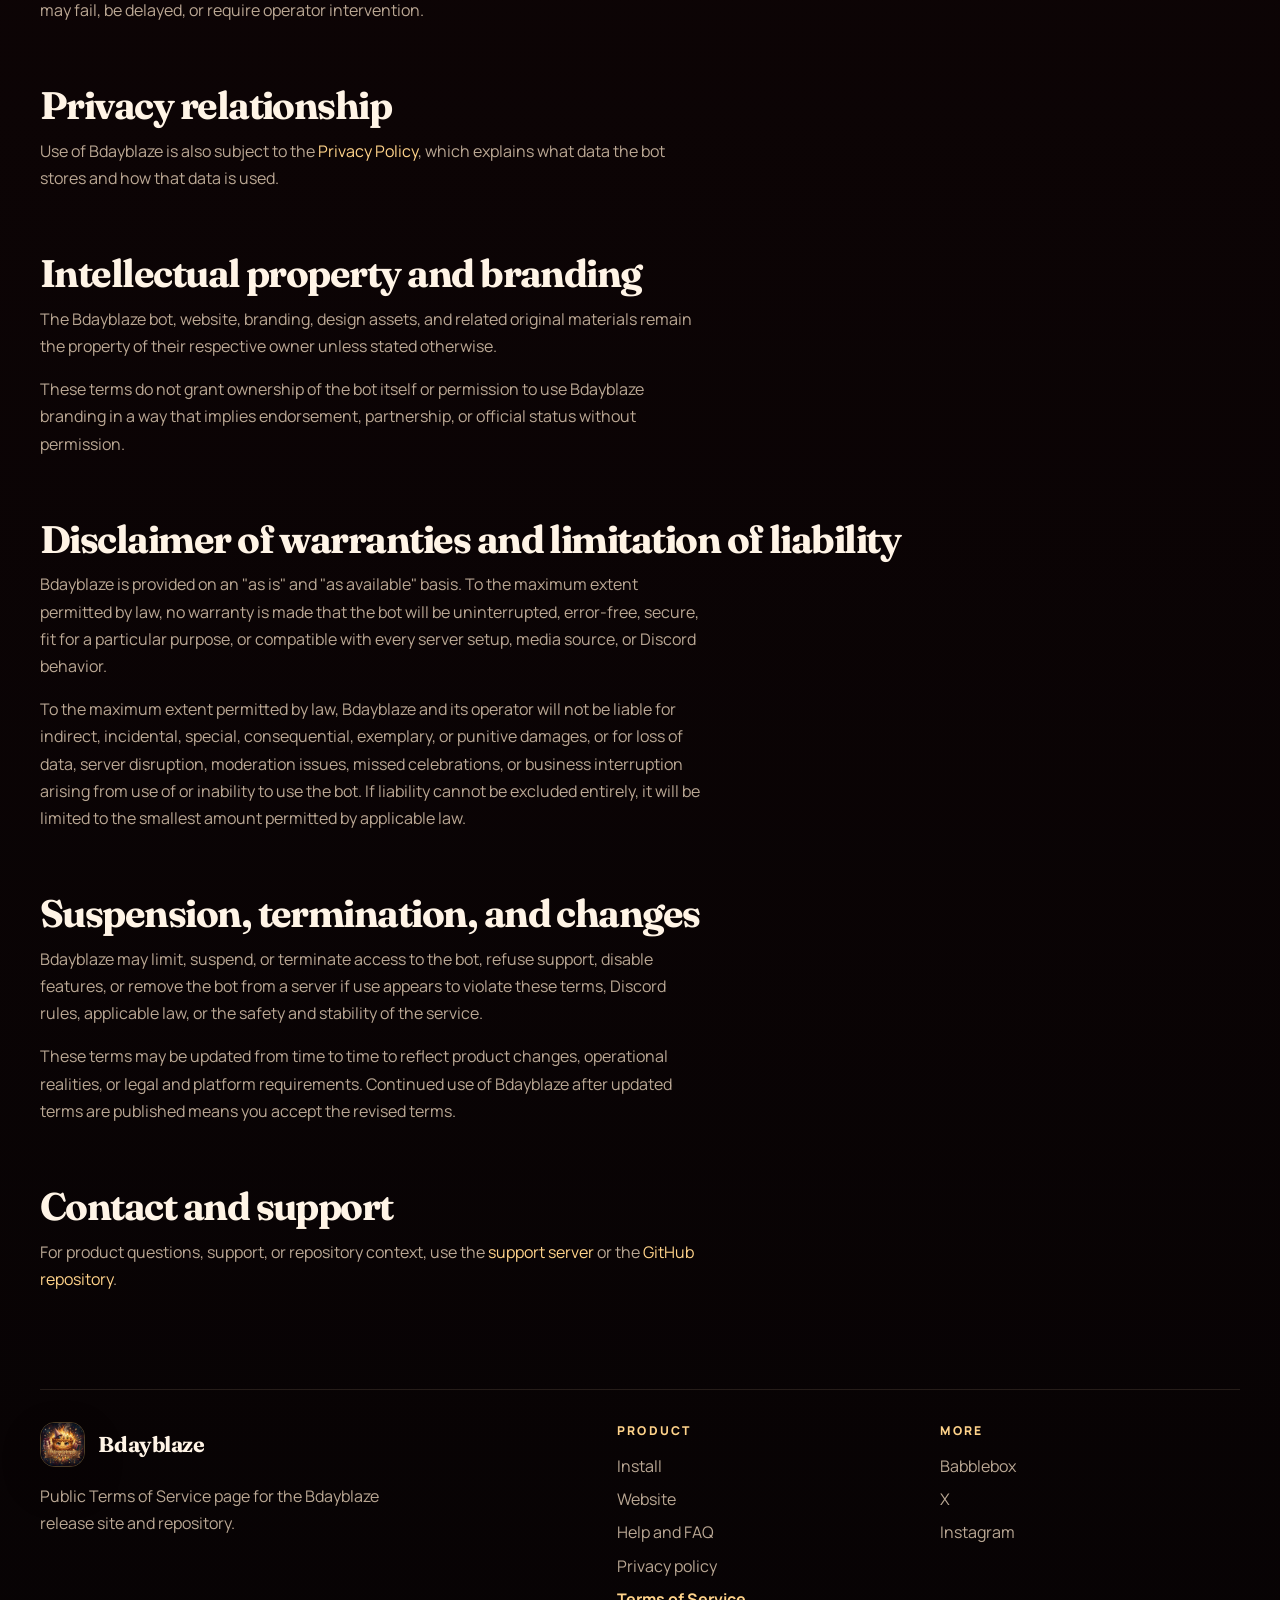
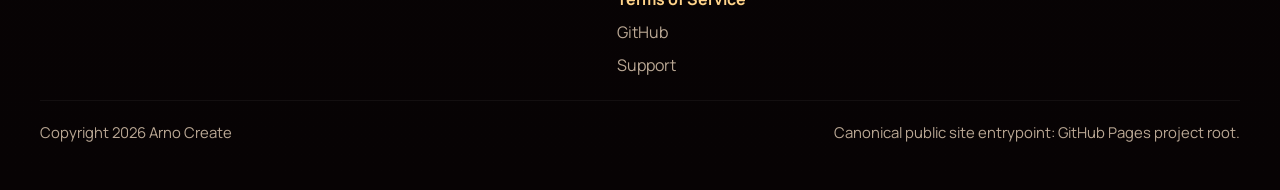
<file: terms/index.html>
<!DOCTYPE html>
<html lang="en">
  <head>
    <meta charset="UTF-8" />
    <meta name="viewport" content="width=device-width, initial-scale=1.0" />
    <title>Terms of Service | Bdayblaze Discord Birthday Bot</title>
    <meta
      name="description"
      content="Read the Bdayblaze Terms of Service covering acceptable use, admin responsibilities, service limits, and support for the Discord birthday bot."
    />
    <meta name="robots" content="index,follow,max-image-preview:large" />
    <meta name="theme-color" content="#1a0908" />
    <meta property="og:locale" content="en_US" />
    <meta property="og:site_name" content="Bdayblaze" />
    <meta property="og:title" content="Terms of Service | Bdayblaze Discord Birthday Bot" />
    <meta
      property="og:description"
      content="Read the Bdayblaze Terms of Service covering acceptable use, admin responsibilities, service limits, and support for the Discord birthday bot."
    />
    <meta property="og:type" content="website" />
    <meta property="og:url" content="https://arno-create.github.io/Bdayblaze/terms/" />
    <meta
      property="og:image"
      content="https://arno-create.github.io/Bdayblaze/assets/banner.jpg"
    />
    <meta
      property="og:image:alt"
      content="Bdayblaze banner for the Discord birthday bot website"
    />
    <meta name="twitter:card" content="summary_large_image" />
    <meta
      name="twitter:title"
      content="Terms of Service | Bdayblaze Discord Birthday Bot"
    />
    <meta
      name="twitter:description"
      content="Read the Bdayblaze Terms of Service covering acceptable use, admin responsibilities, service limits, and support for the Discord birthday bot."
    />
    <meta
      name="twitter:image"
      content="https://arno-create.github.io/Bdayblaze/assets/banner.jpg"
    />
    <meta
      name="twitter:image:alt"
      content="Bdayblaze banner for the Discord birthday bot website"
    />
    <link rel="canonical" href="https://arno-create.github.io/Bdayblaze/terms/" />
    <link rel="preconnect" href="https://fonts.googleapis.com" />
    <link rel="preconnect" href="https://fonts.gstatic.com" crossorigin />
    <link
      href="https://fonts.googleapis.com/css2?family=Fraunces:opsz,wght@9..144,600;9..144,700&family=Manrope:wght@400;500;600;700;800&display=swap"
      rel="stylesheet"
    />
    <script>
      document.documentElement.classList.add("js-ready");
    </script>
    <link rel="stylesheet" href="../styles.css" />
    <script defer src="../site.js"></script>
    <script type="application/ld+json">
      {
        "@context": "https://schema.org",
        "@graph": [
          {
            "@type": "WebPage",
            "@id": "https://arno-create.github.io/Bdayblaze/terms/#webpage",
            "url": "https://arno-create.github.io/Bdayblaze/terms/",
            "name": "Terms of Service | Bdayblaze Discord Birthday Bot",
            "description": "Read the Bdayblaze Terms of Service covering acceptable use, admin responsibilities, service limits, and support for the Discord birthday bot.",
            "isPartOf": {
              "@id": "https://arno-create.github.io/Bdayblaze/#website"
            },
            "about": {
              "@id": "https://arno-create.github.io/Bdayblaze/#software"
            },
            "breadcrumb": {
              "@id": "https://arno-create.github.io/Bdayblaze/terms/#breadcrumb"
            }
          },
          {
            "@type": "BreadcrumbList",
            "@id": "https://arno-create.github.io/Bdayblaze/terms/#breadcrumb",
            "itemListElement": [
              {
                "@type": "ListItem",
                "position": 1,
                "name": "Home",
                "item": "https://arno-create.github.io/Bdayblaze/"
              },
              {
                "@type": "ListItem",
                "position": 2,
                "name": "Terms of Service",
                "item": "https://arno-create.github.io/Bdayblaze/terms/"
              }
            ]
          }
        ]
      }
    </script>
  </head>
  <body class="site-policy site-terms">
    <a class="skip-link" href="#main-content">Skip to content</a>

    <div class="ambient ambient-top" aria-hidden="true"></div>
    <div class="ambient ambient-left" aria-hidden="true"></div>
    <div class="ambient ambient-right" aria-hidden="true"></div>

    <header class="site-header">
      <div class="shell header-inner">
        <a class="brand-lockup" href="../" aria-label="Bdayblaze home">
          <img
            src="../assets/logo.png"
            alt="Bdayblaze Discord birthday bot logo"
            width="1024"
            height="1024"
            decoding="async"
          />
          <span>Bdayblaze</span>
        </a>

        <button
          class="menu-toggle"
          type="button"
          aria-expanded="false"
          aria-controls="site-menu"
          aria-label="Open site menu"
        >
          <span class="menu-toggle-dots" aria-hidden="true">
            <span></span>
            <span></span>
            <span></span>
          </span>
        </button>

        <div class="header-menu" id="site-menu">
          <nav class="site-nav" aria-label="Primary">
            <a href="../">Home</a>
            <a href="../help/">Help</a>
            <a href="../privacy/">Privacy</a>
            <a href="../terms/" aria-current="page">Terms</a>
          </nav>

          <div class="header-actions">
            <a class="button button-ghost" href="../">Home</a>
            <a
              class="button button-primary"
              href="https://discord.com/oauth2/authorize?client_id=1485920716573380660"
              target="_blank"
              rel="noreferrer"
              >Install</a
            >
          </div>
        </div>
      </div>
    </header>

    <main class="policy-main" id="main-content">
      <div class="shell">
        <section class="policy-hero" data-reveal>
          <nav class="policy-breadcrumbs" aria-label="Breadcrumb">
            <a href="../">Home</a>
            <span aria-hidden="true">/</span>
            <span aria-current="page">Terms of Service</span>
          </nav>
          <p class="eyebrow">Bdayblaze terms of service</p>
          <h1>Service rules for a Discord birthday bot built around scoped data and practical admin control.</h1>
          <p class="policy-copy">
            These terms explain the responsibilities, limits, and acceptable use rules that apply
            when you install or use Bdayblaze in a Discord server. They are written for the actual
            bot surface: birthday records, celebration flows, private admin tooling, media
            validation, and lightweight hosted operation.
          </p>
          <p class="policy-meta">Last updated: March 26, 2026</p>
          <div class="policy-actions">
            <a class="button button-secondary" href="../">Back to website</a>
            <a class="button button-ghost" href="../help/">Help and FAQ</a>
            <a class="button button-ghost" href="../privacy/">Privacy policy</a>
            <a
              class="button button-ghost"
              href="https://github.com/arno-create/Bdayblaze/blob/main/TERMS.md"
              target="_blank"
              rel="noreferrer"
              >Markdown source</a
            >
          </div>
        </section>

        <section class="policy-grid" data-reveal aria-label="Terms highlights">
          <article class="policy-card">
            <h3>Discord-first scope</h3>
            <p>Bdayblaze is a Discord-native celebration bot, not a guaranteed delivery service, archive, or enterprise platform.</p>
          </article>
          <article class="policy-card">
            <h3>Admin accountability</h3>
            <p>Server admins remain responsible for routing, permissions, exports, and the custom content they configure.</p>
          </article>
          <article class="policy-card">
            <h3>Custom content limits</h3>
            <p>Templates, wishes, links, and media stay the server&apos;s responsibility even when Bdayblaze validates or delivers them.</p>
          </article>
          <article class="policy-card">
            <h3>No uptime guarantee</h3>
            <p>Discord, hosting, storage, and external media sources can affect scheduling, previews, imports, exports, and delivery.</p>
          </article>
        </section>

        <section class="policy-section" data-reveal>
          <h2>Acceptance of these terms</h2>
          <p class="policy-copy">
            By installing Bdayblaze in a Discord server, using its commands, or submitting
            birthday data or other content through the bot, you agree to these Terms of Service.
            If you use Bdayblaze on behalf of a server, team, or community, you represent that you
            have authority to do so.
          </p>
        </section>

        <section class="policy-section" data-reveal>
          <h2>Service scope</h2>
          <p class="policy-copy">
            Bdayblaze provides Discord-native birthday features such as birthday record storage,
            server-scoped visibility controls, Celebration Studio configuration, private setup and
            preview flows, timeline and quest state, compact surprise tracking, anniversary
            support, analytics, health checks, and import/export tooling.
          </p>
          <p class="policy-copy">
            Bdayblaze is offered as a lightweight bot service for normal server operations. It is
            not an enterprise workflow platform, backup service, legal archive, or paid SLA
            product.
          </p>
        </section>

        <section class="policy-section" data-reveal>
          <h2>Eligibility and lawful use</h2>
          <p class="policy-copy">
            You may use Bdayblaze only in compliance with applicable law, Discord&apos;s terms and
            policies, and these terms. You may not use the bot to violate another person&apos;s
            rights, interfere with server safety, or bypass platform rules.
          </p>
        </section>

        <section class="policy-section" data-reveal>
          <h2>User responsibilities</h2>
          <ul class="policy-list">
            <li>Users are responsible for the accuracy of birthday details, timezone overrides, and visibility choices they submit.</li>
            <li>Custom wishes, links, and other user-submitted content must be lawful and appropriate for the server using the bot.</li>
            <li>Users must not misuse commands, scheduled flows, or previews to spam, harass, or disrupt other members.</li>
          </ul>
        </section>

        <section class="policy-section" data-reveal>
          <h2>Server admin responsibilities</h2>
          <ul class="policy-list">
            <li>Admins are responsible for choosing channels, permissions, routing, and other configuration used by the bot.</li>
            <li>Admins are responsible for reviewing templates, media URLs, reward text, audit settings, and other custom configuration before use.</li>
            <li>Admins are responsible for handling exported CSV files and other downloaded data as server data that may contain personal information.</li>
            <li>Admins should use moderation judgment when enabling capsules, quests, surprises, anniversaries, or optional audit logging.</li>
          </ul>
        </section>

        <section class="policy-section" data-reveal>
          <h2>Acceptable use and prohibited misuse</h2>
          <ul class="policy-list">
            <li>Bdayblaze may not be used to spam, flood, or otherwise disrupt Discord servers, channels, members, or platform systems.</li>
            <li>Abusive, hateful, threatening, sexually explicit, or otherwise unlawful use is prohibited.</li>
            <li>You may not use the bot to impersonate others, misrepresent server actions, or distribute infringing or unauthorized material.</li>
            <li>You may not probe, scrape, reverse engineer, or bypass technical restrictions on the bot, its hosting, or supporting infrastructure.</li>
            <li>You may not exploit commands, validation flows, or exports in a way that creates instability, unauthorized access, or harm.</li>
          </ul>
        </section>

        <section class="policy-section" data-reveal>
          <h2>Media, message templates, and custom content</h2>
          <p class="policy-copy">
            Bdayblaze supports admin-defined templates, wishes, reward text, and media URLs. The
            bot can perform practical media validation to distinguish likely direct media from
            webpages, unsupported files, or unsafe links, but that validation is limited.
          </p>
          <p class="policy-copy">
            Bdayblaze does not promise that every third-party asset will remain reachable, safe, or
            render correctly in Discord. It also does not guarantee that custom text, links,
            placeholders, or reward labels are accurate, appropriate, or non-infringing. The
            server using the bot remains responsible for the content it provides.
          </p>
        </section>

        <section class="policy-section" data-reveal>
          <h2>Third-party dependencies and availability</h2>
          <p class="policy-copy">
            Bdayblaze depends on third-party services and infrastructure, including Discord,
            hosting providers, storage systems, and external media hosts. If those services change,
            rate limit requests, degrade, or go offline, Bdayblaze may be delayed, limited, or
            unavailable.
          </p>
          <p class="policy-copy">
            Availability, uptime, punctual delivery, and uninterrupted operation are not
            guaranteed. Scheduled announcements, previews, validations, imports, exports, and
            other features may fail, be delayed, or require operator intervention.
          </p>
        </section>

        <section class="policy-section" data-reveal>
          <h2>Privacy relationship</h2>
          <p class="policy-copy">
            Use of Bdayblaze is also subject to the
            <a class="inline-link" href="../privacy/">Privacy Policy</a>, which explains what data
            the bot stores and how that data is used.
          </p>
        </section>

        <section class="policy-section" data-reveal>
          <h2>Intellectual property and branding</h2>
          <p class="policy-copy">
            The Bdayblaze bot, website, branding, design assets, and related original materials
            remain the property of their respective owner unless stated otherwise.
          </p>
          <p class="policy-copy">
            These terms do not grant ownership of the bot itself or permission to use Bdayblaze
            branding in a way that implies endorsement, partnership, or official status without
            permission.
          </p>
        </section>

        <section class="policy-section" data-reveal>
          <h2>Disclaimer of warranties and limitation of liability</h2>
          <p class="policy-copy">
            Bdayblaze is provided on an &quot;as is&quot; and &quot;as available&quot; basis. To the
            maximum extent permitted by law, no warranty is made that the bot will be uninterrupted,
            error-free, secure, fit for a particular purpose, or compatible with every server
            setup, media source, or Discord behavior.
          </p>
          <p class="policy-copy">
            To the maximum extent permitted by law, Bdayblaze and its operator will not be liable
            for indirect, incidental, special, consequential, exemplary, or punitive damages, or
            for loss of data, server disruption, moderation issues, missed celebrations, or
            business interruption arising from use of or inability to use the bot. If liability
            cannot be excluded entirely, it will be limited to the smallest amount permitted by
            applicable law.
          </p>
        </section>

        <section class="policy-section" data-reveal>
          <h2>Suspension, termination, and changes</h2>
          <p class="policy-copy">
            Bdayblaze may limit, suspend, or terminate access to the bot, refuse support, disable
            features, or remove the bot from a server if use appears to violate these terms,
            Discord rules, applicable law, or the safety and stability of the service.
          </p>
          <p class="policy-copy">
            These terms may be updated from time to time to reflect product changes, operational
            realities, or legal and platform requirements. Continued use of Bdayblaze after updated
            terms are published means you accept the revised terms.
          </p>
        </section>

        <section class="policy-section" data-reveal>
          <h2>Contact and support</h2>
          <p class="policy-copy">
            For product questions, support, or repository context, use the
            <a
              class="inline-link"
              href="https://discord.com/servers/inevitable-friendship-1322933864360050688"
              target="_blank"
              rel="noreferrer"
              >support server</a
            >
            or the
            <a
              class="inline-link"
              href="https://github.com/arno-create/Bdayblaze"
              target="_blank"
              rel="noreferrer"
              >GitHub repository</a
            >.
          </p>
        </section>
      </div>
    </main>

    <footer class="site-footer">
      <div class="shell footer-grid">
        <div>
          <a class="brand-lockup footer-brand" href="../" aria-label="Bdayblaze home">
            <img
              src="../assets/logo.png"
              alt="Bdayblaze Discord birthday bot logo"
              width="1024"
              height="1024"
              loading="lazy"
              decoding="async"
            />
            <span>Bdayblaze</span>
          </a>
          <p class="footer-copy">Public Terms of Service page for the Bdayblaze release site and repository.</p>
        </div>

        <div>
          <p class="footer-heading">Product</p>
          <div class="footer-links">
            <a
              href="https://discord.com/oauth2/authorize?client_id=1485920716573380660"
              target="_blank"
              rel="noreferrer"
              >Install</a
            >
            <a href="../">Website</a>
            <a href="../help/">Help and FAQ</a>
            <a href="../privacy/">Privacy policy</a>
            <a href="../terms/" aria-current="page">Terms of Service</a>
            <a href="https://github.com/arno-create/Bdayblaze" target="_blank" rel="noreferrer">GitHub</a>
            <a href="https://discord.com/servers/inevitable-friendship-1322933864360050688" target="_blank" rel="noreferrer">Support</a>
          </div>
        </div>

        <div>
          <p class="footer-heading">More</p>
          <div class="footer-links">
            <a href="https://arno-create.github.io/babblebox-bot/" target="_blank" rel="noreferrer">Babblebox</a>
            <a href="https://x.com/arno__if" target="_blank" rel="noreferrer">X</a>
            <a href="https://instagram.com/arno.if" target="_blank" rel="noreferrer">Instagram</a>
          </div>
        </div>
      </div>

      <div class="shell footer-meta">
        <p>Copyright <span data-year></span> Arno Create</p>
        <p>Canonical public site entrypoint: GitHub Pages project root.</p>
      </div>
    </footer>
  </body>
</html>
</file>
<file: styles.css>
:root {
  color-scheme: dark;
  --bg: #120506;
  --bg-deep: #070304;
  --surface: rgba(29, 12, 12, 0.72);
  --surface-strong: rgba(37, 16, 16, 0.88);
  --line: rgba(255, 220, 182, 0.12);
  --line-strong: rgba(255, 220, 182, 0.2);
  --text: #fff4e6;
  --muted: rgba(255, 232, 204, 0.72);
  --accent: #ff9a4d;
  --accent-strong: #ffd38a;
  --accent-deep: #ff6d2d;
  --shadow: 0 28px 100px rgba(0, 0, 0, 0.34);
  --radius-xl: 2rem;
  --radius-lg: 1.4rem;
  --shell: min(1200px, calc(100% - 2rem));
}

*,
*::before,
*::after {
  box-sizing: border-box;
}

html {
  scroll-behavior: smooth;
}

body {
  margin: 0;
  min-height: 100vh;
  overflow-x: clip;
  background:
    radial-gradient(circle at 12% 12%, rgba(255, 129, 56, 0.18), transparent 22rem),
    radial-gradient(circle at 88% 10%, rgba(255, 196, 106, 0.12), transparent 20rem),
    linear-gradient(180deg, #1b0708 0%, var(--bg) 26%, var(--bg-deep) 100%);
  color: var(--text);
  font-family: "Manrope", "Segoe UI", "Helvetica Neue", Arial, sans-serif;
}

body::before {
  content: "";
  position: fixed;
  inset: 0;
  background-image:
    linear-gradient(rgba(255, 255, 255, 0.02) 1px, transparent 1px),
    linear-gradient(90deg, rgba(255, 255, 255, 0.02) 1px, transparent 1px);
  background-size: 6rem 6rem;
  mask-image: linear-gradient(180deg, rgba(255, 255, 255, 0.55), transparent 82%);
  pointer-events: none;
  z-index: -2;
}

img {
  display: block;
  max-width: 100%;
  height: auto;
}

figure {
  margin: 0;
}

a {
  color: inherit;
  text-decoration: none;
}

code {
  padding: 0.12rem 0.38rem;
  border-radius: 0.45rem;
  background: rgba(255, 255, 255, 0.08);
  color: rgba(255, 245, 230, 0.9);
  font-family: "SFMono-Regular", Consolas, "Liberation Mono", monospace;
  font-size: 0.92em;
}

button,
a,
input,
select,
textarea {
  font: inherit;
}

a:focus-visible,
button:focus-visible {
  outline: 2px solid var(--accent-strong);
  outline-offset: 4px;
}

.skip-link {
  position: absolute;
  left: 1rem;
  top: -4rem;
  z-index: 30;
  padding: 0.8rem 1rem;
  border-radius: 999px;
  background: var(--accent-strong);
  color: #1a0908;
  font-weight: 700;
}

.skip-link:focus {
  top: 1rem;
}

.shell {
  width: var(--shell);
  margin: 0 auto;
}

.ambient {
  position: fixed;
  border-radius: 999px;
  filter: blur(90px);
  opacity: 0.65;
  pointer-events: none;
  z-index: -1;
}

.ambient-top {
  top: -10rem;
  left: 50%;
  width: 28rem;
  height: 20rem;
  transform: translateX(-50%);
  background: rgba(255, 136, 64, 0.28);
}

.ambient-left {
  top: 30rem;
  left: -9rem;
  width: 22rem;
  height: 22rem;
  background: rgba(255, 96, 0, 0.16);
}

.ambient-right {
  top: 18rem;
  right: -10rem;
  width: 26rem;
  height: 26rem;
  background: rgba(255, 210, 128, 0.12);
}

.site-header,
.site-footer,
main {
  position: relative;
  z-index: 1;
}

.site-header {
  position: sticky;
  top: 0;
  backdrop-filter: blur(18px);
  background: rgba(12, 4, 5, 0.64);
  border-bottom: 1px solid rgba(255, 220, 182, 0.08);
  z-index: 20;
}

.header-inner {
  display: flex;
  align-items: center;
  justify-content: space-between;
  gap: 1.2rem;
  min-height: 5rem;
  position: relative;
}

.brand-lockup {
  display: inline-flex;
  align-items: center;
  gap: 0.85rem;
  font-family: "Fraunces", Georgia, serif;
  font-size: 1.35rem;
  font-weight: 700;
  letter-spacing: -0.02em;
}

.brand-lockup img {
  width: 2.8rem;
  height: 2.8rem;
  border-radius: 0.9rem;
  border: 1px solid rgba(255, 210, 128, 0.28);
  box-shadow: 0 16px 40px rgba(0, 0, 0, 0.22);
}

.header-menu {
  display: flex;
  align-items: center;
  gap: 1rem;
  margin-left: auto;
}

.site-nav,
.header-actions,
.footer-links {
  display: flex;
  align-items: center;
  gap: 1rem;
}

.header-actions {
  justify-content: flex-end;
}

.site-nav {
  color: var(--muted);
  font-size: 0.96rem;
  scrollbar-width: none;
}

.site-nav::-webkit-scrollbar {
  display: none;
}

.site-nav a,
.footer-links a,
.text-link,
.inline-link {
  transition: color 180ms ease, opacity 180ms ease;
}

.site-nav a[aria-current="page"],
.footer-links a[aria-current="page"] {
  color: var(--accent-strong);
  font-weight: 700;
}

.site-nav a:hover,
.footer-links a:hover,
.text-link:hover,
.inline-link:hover {
  color: var(--accent-strong);
}

.menu-toggle {
  display: none;
  align-items: center;
  justify-content: center;
  width: 3rem;
  height: 3rem;
  margin-left: auto;
  flex: 0 0 auto;
  border: 1px solid rgba(255, 211, 138, 0.24);
  border-radius: 999px;
  background:
    radial-gradient(circle at top, rgba(255, 190, 122, 0.18), transparent 70%),
    rgba(255, 154, 77, 0.08);
  color: var(--accent-strong);
  cursor: pointer;
  box-shadow: 0 14px 36px rgba(0, 0, 0, 0.2);
  transition:
    transform 180ms ease,
    border-color 180ms ease,
    background 180ms ease,
    box-shadow 180ms ease,
    color 180ms ease;
}

.menu-toggle:hover {
  transform: translateY(-1px);
  border-color: rgba(255, 211, 138, 0.38);
  background:
    radial-gradient(circle at top, rgba(255, 190, 122, 0.24), transparent 72%),
    rgba(255, 154, 77, 0.13);
  box-shadow: 0 18px 42px rgba(0, 0, 0, 0.24);
}

.menu-toggle[aria-expanded="true"] {
  color: var(--accent-strong);
  border-color: rgba(255, 211, 138, 0.32);
  background: rgba(255, 154, 77, 0.14);
}

.menu-toggle-dots {
  display: inline-flex;
  align-items: center;
  gap: 0.28rem;
}

.menu-toggle-dots span {
  width: 0.32rem;
  height: 0.32rem;
  border-radius: 999px;
  background: currentColor;
}

.button {
  display: inline-flex;
  align-items: center;
  justify-content: center;
  min-height: 3rem;
  padding: 0.75rem 1.15rem;
  border-radius: 999px;
  border: 1px solid var(--line);
  transition:
    transform 180ms ease,
    border-color 180ms ease,
    background 180ms ease,
    color 180ms ease,
    box-shadow 180ms ease;
}

.button:hover {
  transform: translateY(-2px);
  border-color: var(--line-strong);
  box-shadow: 0 16px 40px rgba(0, 0, 0, 0.24);
}

.button-primary {
  border-color: transparent;
  background: linear-gradient(135deg, var(--accent-deep), var(--accent), var(--accent-strong));
  color: #1a0908;
  font-weight: 800;
}

.button-secondary {
  background: rgba(255, 255, 255, 0.05);
  color: var(--text);
}

.button-ghost {
  background: transparent;
  color: var(--muted);
}

.button-large {
  min-height: 3.3rem;
  padding-inline: 1.3rem;
}

.hero {
  padding: 3.5rem 0 2.4rem;
}

.hero-layout {
  display: grid;
  grid-template-columns: minmax(0, 0.9fr) minmax(320px, 1.1fr);
  gap: 2rem;
  align-items: center;
}

.hero-copy {
  display: grid;
  align-content: start;
}

.eyebrow,
.panel-label,
.showcase-number,
.footer-heading {
  margin: 0 0 0.9rem;
  font-size: 0.76rem;
  font-weight: 800;
  letter-spacing: 0.18em;
  text-transform: uppercase;
  color: var(--accent-strong);
}

.hero h1,
.section-head h2,
.cta-panel h2,
.policy-hero h1,
.policy-section h2 {
  margin: 0;
  font-family: "Fraunces", Georgia, serif;
  letter-spacing: -0.04em;
  line-height: 0.92;
}

.hero h1 {
  max-width: 10.5ch;
  font-size: clamp(3.4rem, 7vw, 6.6rem);
}

.hero-text,
.section-copy,
.showcase-copy p,
.detail-list li,
.signature-grid p,
.flow-list p,
.operator-points p,
.aside-list li,
.privacy-grid p,
.footer-copy,
.footer-meta,
.policy-copy,
.policy-list li,
.policy-card p {
  color: var(--muted);
  line-height: 1.7;
}

.hero-text {
  max-width: 58ch;
  margin: 1.4rem 0 0;
  font-size: 1.06rem;
}

.hero-actions,
.cta-actions,
.operator-links {
  display: flex;
  flex-wrap: wrap;
  gap: 0.85rem;
}

.hero-actions {
  margin: 1.8rem 0 1.4rem;
}

.hero-signals {
  display: flex;
  flex-wrap: wrap;
  gap: 0.75rem;
  margin: 0;
  padding: 0;
  list-style: none;
}

.hero-signals li {
  padding: 0.65rem 0.85rem;
  border: 1px solid var(--line);
  border-radius: 999px;
  background: rgba(255, 255, 255, 0.04);
  color: rgba(255, 240, 219, 0.82);
  font-size: 0.94rem;
}

.hero-stage {
  --pointer-x: 0;
  --pointer-y: 0;
  position: relative;
  width: 100%;
  min-height: 36rem;
  padding: 2rem 0;
}

.hero-stage-glow {
  position: absolute;
  inset: 10% 6% auto;
  height: 62%;
  border-radius: 2.4rem;
  background:
    radial-gradient(circle at 20% 35%, rgba(255, 199, 118, 0.42), transparent 32%),
    radial-gradient(circle at 72% 28%, rgba(255, 114, 43, 0.34), transparent 34%),
    linear-gradient(135deg, rgba(255, 140, 71, 0.2), rgba(92, 27, 18, 0.2));
  filter: blur(56px);
  pointer-events: none;
}

.hero-banner {
  position: relative;
  width: min(100%, 48rem);
  margin: 0 auto;
  aspect-ratio: 3 / 2;
  border-radius: 2.2rem;
  border: 1px solid rgba(255, 228, 194, 0.16);
  box-shadow: 0 36px 120px rgba(0, 0, 0, 0.45);
  object-fit: cover;
  object-position: center;
  transform:
    perspective(1200px)
    rotateX(calc(var(--pointer-y) * -3deg))
    rotateY(calc(var(--pointer-x) * 5deg))
    translateY(-0.2rem);
  transition: transform 160ms ease;
}

.hero-panel {
  position: absolute;
  max-width: 18rem;
  padding: 1rem 1.1rem;
  border: 1px solid var(--line);
  border-radius: var(--radius-lg);
  background: rgba(15, 6, 7, 0.78);
  backdrop-filter: blur(18px);
  box-shadow: var(--shadow);
}

.hero-panel p,
.hero-panel li {
  margin: 0;
  color: rgba(255, 239, 216, 0.8);
  line-height: 1.55;
}

.hero-panel ul {
  margin: 0;
  padding-left: 1.1rem;
}

.hero-panel-top {
  top: 1.3rem;
  left: 0;
}

.hero-panel-bottom {
  right: 0;
  bottom: 1.4rem;
}

.trust-strip {
  display: grid;
  grid-template-columns: repeat(5, minmax(0, 1fr));
  gap: 0.9rem;
  padding: 1rem 1.2rem;
  border: 1px solid var(--line);
  border-radius: 999px;
  background: rgba(255, 255, 255, 0.04);
  box-shadow: inset 0 1px 0 rgba(255, 255, 255, 0.04);
}

.trust-strip p {
  margin: 0;
  color: rgba(255, 241, 222, 0.84);
  font-size: 0.94rem;
  text-align: center;
}

.section {
  padding: 5.5rem 0 0;
}

.section-head {
  display: grid;
  gap: 0.65rem;
  margin-bottom: 1.8rem;
}

.section-head h2,
.cta-panel h2,
.policy-hero h1,
.policy-section h2 {
  font-size: clamp(2.25rem, 5vw, 4.4rem);
}

.section-head h2 {
  max-width: 12ch;
}

.section-copy {
  max-width: 56ch;
  margin: 0;
}

.showcase-row {
  display: grid;
  grid-template-columns: minmax(0, 0.9fr) minmax(320px, 1.1fr);
  gap: 2rem;
  align-items: center;
  padding: 3rem 0;
  border-top: 1px solid var(--line);
}

.showcase-row-reverse {
  grid-template-columns: minmax(320px, 1.1fr) minmax(0, 0.9fr);
}

.showcase-row-reverse .showcase-copy {
  order: 2;
}

.showcase-row-reverse .browser-shot {
  order: 1;
}

.showcase-copy h3,
.signature-grid h3,
.flow-list h3,
.operator-points h3,
.privacy-grid h3,
.policy-card h3 {
  margin: 0 0 0.8rem;
  font-size: clamp(1.35rem, 2vw, 1.9rem);
  line-height: 1.15;
}

.showcase-copy p {
  margin: 0 0 1rem;
}

.signature-grid p,
.flow-list p,
.operator-points p,
.privacy-grid p,
.policy-card p,
.footer-meta p {
  margin: 0;
}

.detail-list,
.aside-list,
.policy-list {
  margin: 0;
  padding-left: 1.1rem;
}

.detail-list li,
.aside-list li,
.policy-list li {
  margin-bottom: 0.55rem;
}

.browser-shot,
.operator-aside,
.privacy-grid article,
.policy-card {
  border: 1px solid var(--line);
  border-radius: var(--radius-xl);
  background:
    linear-gradient(180deg, rgba(255, 255, 255, 0.04), rgba(255, 255, 255, 0.02)),
    var(--surface);
  box-shadow: var(--shadow);
}

.browser-shot {
  width: 100%;
  max-width: 39rem;
  margin: 0;
  justify-self: center;
  padding: 0.8rem;
  overflow: hidden;
}

.browser-shot:hover {
  transform: translateY(-4px);
  transition: transform 180ms ease;
}

.browser-shot img {
  width: 100%;
  border-radius: 1.35rem;
  background: rgba(9, 3, 4, 0.65);
}

.browser-shot figcaption {
  padding: 0.95rem 0.2rem 0.15rem;
  color: rgba(255, 236, 209, 0.68);
  font-size: 0.94rem;
  line-height: 1.55;
}

.browser-shot-tall {
  max-width: 30rem;
}

.browser-chrome {
  display: flex;
  gap: 0.35rem;
  padding: 0.25rem 0.3rem 0.75rem;
}

.browser-chrome span {
  width: 0.65rem;
  height: 0.65rem;
  border-radius: 999px;
  background: rgba(255, 255, 255, 0.22);
}

.feature-layout {
  display: grid;
  gap: 1.5rem;
}

.signature-grid {
  display: grid;
  grid-template-columns: repeat(2, minmax(0, 1fr));
  gap: 0 2rem;
}

.signature-grid article {
  padding: 1.5rem 0;
  border-top: 1px solid var(--line);
}

.flow-list {
  display: grid;
  grid-template-columns: repeat(4, minmax(0, 1fr));
  gap: 1.4rem;
  margin: 0;
  padding: 0;
  list-style: none;
}

.flow-list li {
  min-height: 100%;
  padding: 1.4rem;
  border: 1px solid var(--line);
  border-radius: var(--radius-lg);
  background: rgba(255, 255, 255, 0.04);
}

.flow-list span {
  display: inline-flex;
  align-items: center;
  justify-content: center;
  width: 2.4rem;
  height: 2.4rem;
  margin-bottom: 1rem;
  border-radius: 999px;
  background: linear-gradient(135deg, rgba(255, 211, 138, 0.3), rgba(255, 109, 45, 0.22));
  color: var(--accent-strong);
  font-weight: 800;
}

.operator-layout {
  display: grid;
  grid-template-columns: minmax(0, 1.1fr) minmax(280px, 0.72fr);
  gap: 2rem;
  align-items: start;
}

.operator-points {
  display: grid;
  grid-template-columns: repeat(3, minmax(0, 1fr));
  gap: 1rem;
  margin-top: 1.8rem;
}

.operator-points article {
  padding-top: 1.2rem;
  border-top: 1px solid var(--line);
}

.operator-aside,
.cta-panel,
.policy-hero,
.policy-card {
  padding: 1.5rem;
}

.operator-links {
  margin-top: 1.2rem;
}

.text-link,
.inline-link {
  color: var(--accent-strong);
}

.privacy-layout {
  display: grid;
  gap: 1.6rem;
}

.privacy-grid {
  display: grid;
  grid-template-columns: repeat(3, minmax(0, 1fr));
  gap: 1rem;
}

.privacy-grid article {
  padding: 1.35rem;
}

.section-cta {
  padding-bottom: 5.5rem;
}

.cta-panel {
  display: grid;
  grid-template-columns: minmax(0, 1fr) auto;
  gap: 1.5rem;
  align-items: end;
  border: 1px solid rgba(255, 207, 153, 0.2);
  border-radius: calc(var(--radius-xl) + 0.2rem);
  background:
    radial-gradient(circle at top right, rgba(255, 161, 88, 0.22), transparent 30%),
    linear-gradient(145deg, rgba(39, 15, 15, 0.95), rgba(20, 7, 8, 0.92));
  box-shadow: 0 34px 120px rgba(0, 0, 0, 0.4);
}

.site-footer {
  padding: 0 0 2.8rem;
}

.footer-grid {
  display: grid;
  grid-template-columns: 1.2fr repeat(2, minmax(0, 0.65fr));
  gap: 1.5rem;
  padding: 2rem 0 1.5rem;
  border-top: 1px solid var(--line);
}

.footer-brand {
  margin-bottom: 1rem;
}

.footer-copy {
  max-width: 36ch;
  margin: 0;
}

.footer-heading {
  margin-bottom: 1rem;
}

.footer-links {
  flex-direction: column;
  align-items: flex-start;
  gap: 0.7rem;
  color: var(--muted);
}

.footer-meta {
  display: flex;
  justify-content: space-between;
  gap: 1rem;
  padding-top: 1.2rem;
  border-top: 1px solid rgba(255, 255, 255, 0.05);
  font-size: 0.93rem;
}

[data-reveal].reveal-ready {
  opacity: 0;
  transform: translateY(26px);
  transition:
    opacity 700ms ease,
    transform 700ms ease;
  transition-delay: var(--reveal-delay, 0ms);
}

[data-reveal].is-visible {
  opacity: 1;
  transform: translateY(0);
}

.site-policy .site-header {
  position: relative;
}

.policy-main {
  padding: 3.4rem 0 5rem;
}

.policy-hero {
  display: grid;
  gap: 1rem;
  margin-bottom: 2rem;
  border: 1px solid rgba(255, 207, 153, 0.18);
  border-radius: calc(var(--radius-xl) + 0.2rem);
  background:
    radial-gradient(circle at top right, rgba(255, 175, 102, 0.18), transparent 32%),
    linear-gradient(145deg, rgba(34, 13, 13, 0.92), rgba(16, 6, 7, 0.9));
}

.policy-hero h1 {
  max-width: 12ch;
}

.policy-breadcrumbs {
  display: flex;
  flex-wrap: wrap;
  gap: 0.45rem;
  margin: 0;
  color: rgba(255, 236, 209, 0.72);
  font-size: 0.93rem;
}

.policy-breadcrumbs span[aria-current="page"] {
  color: var(--text);
}

.policy-actions {
  display: flex;
  flex-wrap: wrap;
  gap: 0.85rem;
}

.help-quicklinks {
  display: flex;
  flex-wrap: wrap;
  gap: 0.7rem;
}

.help-quicklinks a {
  padding: 0.62rem 0.92rem;
  border: 1px solid rgba(255, 220, 182, 0.12);
  border-radius: 999px;
  background: rgba(255, 255, 255, 0.04);
  color: rgba(255, 239, 216, 0.8);
  font-size: 0.93rem;
  transition:
    color 180ms ease,
    border-color 180ms ease,
    background 180ms ease,
    transform 180ms ease;
}

.help-quicklinks a:hover {
  color: var(--accent-strong);
  border-color: rgba(255, 220, 182, 0.22);
  background: rgba(255, 255, 255, 0.07);
  transform: translateY(-2px);
}

.policy-grid {
  display: grid;
  grid-template-columns: repeat(2, minmax(0, 1fr));
  gap: 1rem;
}

.policy-card h3 {
  font-size: 1.3rem;
}

.policy-section {
  padding-top: 3rem;
}

.policy-section h2 {
  margin-bottom: 0.9rem;
  font-size: clamp(1.7rem, 3vw, 2.6rem);
}

.policy-copy {
  max-width: 66ch;
  margin: 0 0 1rem;
}

.policy-meta {
  margin: -0.15rem 0 0;
  color: rgba(255, 236, 209, 0.72);
  font-size: 0.95rem;
  font-weight: 600;
}

#showcase,
#features,
#how-it-works,
#operators,
#privacy,
#overview,
#get-started,
#commands,
#studio,
#media,
#anniversaries,
#reliability,
#faq {
  scroll-margin-top: 7rem;
}

@media (max-width: 1120px) {
  .trust-strip,
  .flow-list,
  .operator-points,
  .privacy-grid,
  .policy-grid {
    grid-template-columns: repeat(2, minmax(0, 1fr));
  }

  .showcase-row,
  .showcase-row-reverse,
  .hero-layout,
  .operator-layout,
  .cta-panel,
  .footer-grid {
    grid-template-columns: 1fr;
  }

  .showcase-row-reverse .showcase-copy,
  .showcase-row-reverse .browser-shot {
    order: initial;
  }

  .cta-panel {
    align-items: start;
  }

  .footer-meta {
    flex-direction: column;
  }

  .trust-strip {
    padding: 1rem 1.1rem;
    border-radius: 1.7rem;
  }
}

@media (max-width: 840px) {
  .header-inner {
    min-height: 4.5rem;
    padding: 0.75rem 0;
  }

  .js-ready .menu-toggle {
    display: inline-flex;
  }

  .js-ready .header-menu {
    position: absolute;
    top: calc(100% - 0.15rem);
    right: 0;
    z-index: 30;
    width: min(17.5rem, calc(100vw - 1rem));
    display: grid;
    gap: 0.75rem;
    margin-left: 0;
    padding: 0.9rem;
    border: 1px solid rgba(255, 220, 182, 0.12);
    border-radius: 1.35rem;
    background:
      radial-gradient(circle at top right, rgba(255, 185, 112, 0.14), transparent 38%),
      linear-gradient(145deg, rgba(30, 12, 12, 0.96), rgba(12, 4, 5, 0.94));
    box-shadow: 0 28px 80px rgba(0, 0, 0, 0.34);
    transform-origin: top right;
  }

  .js-ready .header-menu:not(.is-open) {
    display: none;
  }

  .js-ready .header-menu.is-open {
    animation: menu-pop 180ms ease;
  }

  .js-ready .site-nav {
    width: 100%;
    flex-direction: column;
    align-items: stretch;
    gap: 0.55rem;
    padding-bottom: 0;
    white-space: normal;
    overflow: visible;
  }

  .js-ready .site-nav a {
    width: 100%;
    padding: 0.75rem 0.85rem;
    border: 1px solid rgba(255, 220, 182, 0.1);
    border-radius: 1rem;
    background: rgba(255, 255, 255, 0.04);
  }

  .js-ready .header-actions {
    width: 100%;
    flex-direction: column;
    align-items: stretch;
    gap: 0.6rem;
  }

  .js-ready .header-actions .button {
    width: 100%;
    min-width: 0;
  }

  .hero {
    padding-top: 1.6rem;
  }

  .hero-layout {
    gap: 1.35rem;
  }

  .hero-text {
    max-width: none;
    margin-top: 1rem;
  }

  .hero-actions {
    margin: 1.4rem 0 1.15rem;
  }

  .hero-signals {
    display: grid;
    grid-template-columns: 1fr;
  }

  .hero-stage {
    display: grid;
    gap: 0.9rem;
    max-width: 34rem;
    min-height: auto;
    margin: 0 auto;
    padding-top: 0.35rem;
    min-height: auto;
    padding-bottom: 0;
  }

  .hero-stage-glow {
    inset: 8% 4% auto;
    height: 50%;
    filter: blur(44px);
  }

  .hero-banner {
    width: 100%;
    border-radius: 1.7rem;
    transform: none;
  }

  .hero-panel {
    position: static;
    width: 100%;
    max-width: none;
    padding: 1rem;
  }

  .showcase-row {
    gap: 1.15rem;
  }

  .browser-shot {
    max-width: 34rem;
    padding: 0.72rem;
  }

  .browser-shot-tall {
    max-width: 27rem;
  }

  .operator-aside {
    max-width: 34rem;
    width: 100%;
    justify-self: center;
  }

  .policy-main {
    padding-top: 2.5rem;
  }

  .policy-hero h1 {
    max-width: 13ch;
  }

  .signature-grid,
  .flow-list,
  .operator-points,
  .privacy-grid,
  .policy-grid {
    grid-template-columns: 1fr;
  }

  .trust-strip {
    grid-template-columns: 1fr;
    border-radius: 1.5rem;
  }
}

@media (max-width: 640px) {
  :root {
    --shell: min(1200px, calc(100% - 1.2rem));
  }

  .site-header {
    background: rgba(12, 4, 5, 0.82);
  }

  .brand-lockup {
    gap: 0.7rem;
  }

  .brand-lockup img {
    width: 2.45rem;
    height: 2.45rem;
  }

  .brand-lockup span {
    font-size: 1.2rem;
  }

  .menu-toggle {
    width: 2.8rem;
    height: 2.8rem;
  }

  .js-ready .header-menu {
    width: min(16.25rem, calc(100vw - 0.9rem));
    padding: 0.8rem;
  }

  .js-ready .site-nav {
    margin-inline: 0;
    gap: 0.45rem;
  }

  .js-ready .site-nav a {
    padding: 0.72rem 0.82rem;
    font-size: 0.92rem;
  }

  .js-ready .header-actions {
    gap: 0.6rem;
  }

  .hero {
    padding: 1.15rem 0 1.6rem;
  }

  .hero h1 {
    max-width: 10ch;
    font-size: clamp(2.55rem, 12vw, 3.8rem);
  }

  .hero-actions,
  .cta-actions,
  .policy-actions {
    flex-direction: column;
    align-items: stretch;
  }

  .hero-actions .button,
  .cta-actions .button,
  .policy-actions .button {
    width: 100%;
  }

  .help-quicklinks a {
    width: 100%;
    text-align: center;
  }

  .hero-signals li {
    width: 100%;
    text-align: center;
  }

  .hero-stage {
    gap: 0.75rem;
  }

  .hero-panel,
  .operator-aside,
  .cta-panel,
  .policy-hero,
  .policy-card,
  .privacy-grid article {
    padding: 1.2rem;
  }

  .section,
  .section-cta,
  .policy-main {
    padding-top: 3.5rem;
  }

  .section-head {
    margin-bottom: 1.3rem;
  }

  .showcase-row {
    padding: 1.9rem 0;
  }

  .browser-shot {
    padding: 0.65rem;
    border-radius: 1.45rem;
  }

  .browser-chrome {
    padding-bottom: 0.6rem;
  }

  .flow-list li {
    padding: 1.2rem;
  }

  .operator-points {
    margin-top: 1.4rem;
  }

  .cta-panel {
    gap: 1rem;
  }

  .footer-grid {
    padding: 1.7rem 0 1.2rem;
    gap: 1.2rem;
  }

  .footer-meta {
    font-size: 0.89rem;
  }

  .policy-copy {
    max-width: none;
  }
}

@keyframes menu-pop {
  from {
    opacity: 0;
    transform: translateY(-0.4rem) scale(0.98);
  }

  to {
    opacity: 1;
    transform: translateY(0) scale(1);
  }
}

@media (max-width: 480px) {
  :root {
    --shell: min(1200px, calc(100% - 1rem));
  }

  .hero-signals li,
  .trust-strip p {
    font-size: 0.91rem;
  }

  .policy-breadcrumbs {
    font-size: 0.88rem;
  }
}

@media (prefers-reduced-motion: reduce) {
  html {
    scroll-behavior: auto;
  }

  *,
  *::before,
  *::after {
    animation: none !important;
    transition-duration: 0.01ms !important;
    transition-delay: 0ms !important;
  }

  [data-reveal] {
    opacity: 1;
    transform: none;
  }

  .hero-banner,
  .browser-shot:hover,
  .button:hover {
    transform: none;
  }
}
</file>
<file: docs/styles.css>
:root {
  --bg: #f4ebdc;
  --bg-deep: #ead7b4;
  --surface: rgba(255, 249, 240, 0.84);
  --surface-strong: rgba(255, 248, 235, 0.96);
  --ink: #24190e;
  --muted: #6d5842;
  --line: rgba(70, 46, 24, 0.14);
  --accent: #c7662d;
  --accent-deep: #9f4116;
  --shadow: 0 28px 80px rgba(61, 34, 10, 0.1);
}

* {
  box-sizing: border-box;
}

html {
  scroll-behavior: smooth;
}

body {
  margin: 0;
  min-height: 100vh;
  background:
    radial-gradient(circle at top left, rgba(244, 178, 78, 0.24), transparent 34%),
    radial-gradient(circle at 85% 15%, rgba(199, 102, 45, 0.18), transparent 28%),
    linear-gradient(180deg, #fbf5eb 0%, var(--bg) 54%, var(--bg-deep) 100%);
  color: var(--ink);
  font-family: "Space Grotesk", "Segoe UI", "Helvetica Neue", Arial, sans-serif;
}

a {
  color: inherit;
  text-decoration: none;
}

code {
  padding: 0.08rem 0.35rem;
  border-radius: 0.5rem;
  background: rgba(36, 25, 14, 0.07);
  font-family: "SFMono-Regular", Consolas, "Liberation Mono", monospace;
  font-size: 0.92em;
}

.shell {
  width: min(1160px, calc(100% - 2rem));
  margin: 0 auto;
}

.page-glow {
  position: fixed;
  inset: auto;
  width: 24rem;
  height: 24rem;
  border-radius: 999px;
  filter: blur(76px);
  opacity: 0.42;
  pointer-events: none;
  z-index: 0;
}

.page-glow-left {
  top: 4rem;
  left: -8rem;
  background: rgba(255, 187, 77, 0.34);
}

.page-glow-right {
  top: 18rem;
  right: -8rem;
  background: rgba(185, 86, 37, 0.22);
}

.topbar-shell,
main,
.footer {
  position: relative;
  z-index: 1;
}

.topbar {
  display: flex;
  align-items: center;
  justify-content: space-between;
  gap: 1rem;
  padding: 1.4rem 0 0.8rem;
}

.brand {
  margin: 0;
  font-family: "Fraunces", Georgia, serif;
  font-size: 1.45rem;
  font-weight: 700;
  letter-spacing: 0.02em;
}

.topbar-links,
.footer-links {
  display: flex;
  flex-wrap: wrap;
  gap: 1rem;
  color: var(--muted);
}

.hero {
  padding: 3rem 0 2.6rem;
}

.hero-grid {
  display: grid;
  grid-template-columns: minmax(0, 1.15fr) minmax(300px, 0.85fr);
  gap: 1.5rem;
  align-items: end;
}

.eyebrow,
.card-label {
  margin: 0 0 0.8rem;
  font-size: 0.78rem;
  font-weight: 700;
  letter-spacing: 0.14em;
  text-transform: uppercase;
  color: var(--accent-deep);
}

.hero h1,
.section-heading h2,
.privacy-split h2 {
  margin: 0;
  font-family: "Fraunces", Georgia, serif;
  line-height: 0.96;
  letter-spacing: -0.03em;
}

.hero h1 {
  max-width: 11ch;
  font-size: clamp(3.2rem, 7vw, 6.4rem);
}

.hero-text,
.feature-grid p,
.story-steps p,
.command-layout li,
.detail-list li,
.trust-grid p,
.footer-copy,
.caption,
.quote {
  color: var(--muted);
  line-height: 1.6;
}

.hero-copy,
.hero-panel,
.section,
.footer {
  animation: rise-in 560ms ease both;
}

.hero-panel {
  animation-delay: 120ms;
}

.section {
  padding: 3.4rem 0;
}

.hero-text {
  max-width: 58ch;
  margin: 1.2rem 0 0;
  font-size: 1.05rem;
}

.hero-actions {
  display: flex;
  flex-wrap: wrap;
  gap: 0.8rem;
  margin: 1.8rem 0 1.2rem;
}

.button {
  display: inline-flex;
  align-items: center;
  justify-content: center;
  min-height: 2.95rem;
  padding: 0.72rem 1.08rem;
  border-radius: 999px;
  border: 1px solid var(--line);
  transition:
    transform 180ms ease,
    box-shadow 180ms ease,
    border-color 180ms ease;
}

.button:hover {
  transform: translateY(-1px);
  box-shadow: 0 18px 30px rgba(77, 45, 18, 0.11);
}

.button-primary {
  background: linear-gradient(135deg, var(--accent), #e58c45);
  border-color: transparent;
  color: #fff8f1;
}

.button-secondary {
  background: rgba(255, 250, 243, 0.78);
}

.hero-points,
.command-layout ul,
.detail-list,
.hero-timeline ul,
.privacy-panel ul {
  margin: 0;
  padding-left: 1.1rem;
}

.hero-panel {
  display: grid;
  gap: 1rem;
}

.hero-timeline,
.hero-note,
.feature-grid article,
.story-steps article,
.command-layout article,
.privacy-panel,
.trust-grid article {
  border: 1px solid var(--line);
  border-radius: 1.55rem;
  background: var(--surface);
  backdrop-filter: blur(12px);
  box-shadow: var(--shadow);
}

.hero-timeline,
.hero-note,
.feature-grid article,
.command-layout article,
.privacy-panel,
.trust-grid article {
  padding: 1.3rem;
}

.hero-timeline {
  transform: rotate(-1.4deg);
}

.hero-note {
  transform: translateX(2.2rem);
}

.hero-timeline h2,
.feature-grid h3,
.story-steps h3,
.command-layout h3,
.trust-grid h3 {
  margin: 0 0 0.55rem;
  font-size: 1.26rem;
}

.quote {
  margin: 0 0 0.65rem;
  font-family: "Fraunces", Georgia, serif;
  font-size: 1.3rem;
  color: var(--ink);
}

.section-heading {
  display: grid;
  gap: 0.5rem;
  margin-bottom: 1.5rem;
}

.section-heading h2 {
  font-size: clamp(2rem, 4vw, 3.4rem);
  max-width: 16ch;
}

.feature-grid,
.story-steps,
.command-layout,
.trust-grid {
  display: grid;
  gap: 1rem;
}

.feature-grid {
  grid-template-columns: repeat(3, minmax(0, 1fr));
}

.storyband {
  border: 1px solid var(--line);
  border-radius: 2rem;
  background: linear-gradient(135deg, rgba(255, 247, 234, 0.95), rgba(236, 219, 188, 0.84));
  box-shadow: var(--shadow);
  padding: 3rem 1.4rem;
}

.story-steps {
  grid-template-columns: repeat(4, minmax(0, 1fr));
}

.story-steps article {
  padding: 1.15rem;
  background: var(--surface-strong);
}

.story-steps span {
  display: inline-flex;
  align-items: center;
  justify-content: center;
  width: 2rem;
  height: 2rem;
  margin-bottom: 0.8rem;
  border-radius: 999px;
  background: rgba(199, 102, 45, 0.12);
  color: var(--accent-deep);
  font-weight: 700;
}

.command-layout {
  grid-template-columns: repeat(2, minmax(0, 1fr));
}

.command-layout li,
.detail-list li,
.privacy-panel li,
.hero-timeline li {
  margin-bottom: 0.55rem;
}

.privacy-split {
  display: grid;
  grid-template-columns: minmax(0, 1fr) minmax(280px, 360px);
  gap: 1rem;
  align-items: start;
}

.privacy-panel {
  background: rgba(36, 25, 14, 0.94);
  color: #fdf6ed;
}

.privacy-panel .card-label,
.privacy-panel li {
  color: rgba(253, 246, 237, 0.76);
}

.trust-grid {
  grid-template-columns: repeat(3, minmax(0, 1fr));
}

.footer {
  display: grid;
  grid-template-columns: 1.5fr 1fr auto;
  gap: 1rem;
  align-items: end;
  padding: 2rem 0 3rem;
}

[hidden] {
  display: none !important;
}

@keyframes rise-in {
  from {
    opacity: 0;
    transform: translateY(12px);
  }
  to {
    opacity: 1;
    transform: translateY(0);
  }
}

@media (max-width: 960px) {
  .hero-grid,
  .feature-grid,
  .story-steps,
  .command-layout,
  .privacy-split,
  .trust-grid,
  .footer {
    grid-template-columns: 1fr;
  }

  .hero-timeline,
  .hero-note {
    transform: none;
  }

  .footer {
    align-items: start;
  }
}

@media (max-width: 720px) {
  .topbar {
    flex-direction: column;
    align-items: flex-start;
  }

  .topbar-links {
    gap: 0.8rem 1rem;
  }

  .hero {
    padding-top: 2rem;
  }

  .hero h1 {
    max-width: 12ch;
  }

  .storyband {
    padding: 2rem 1rem;
  }
}
</file>
